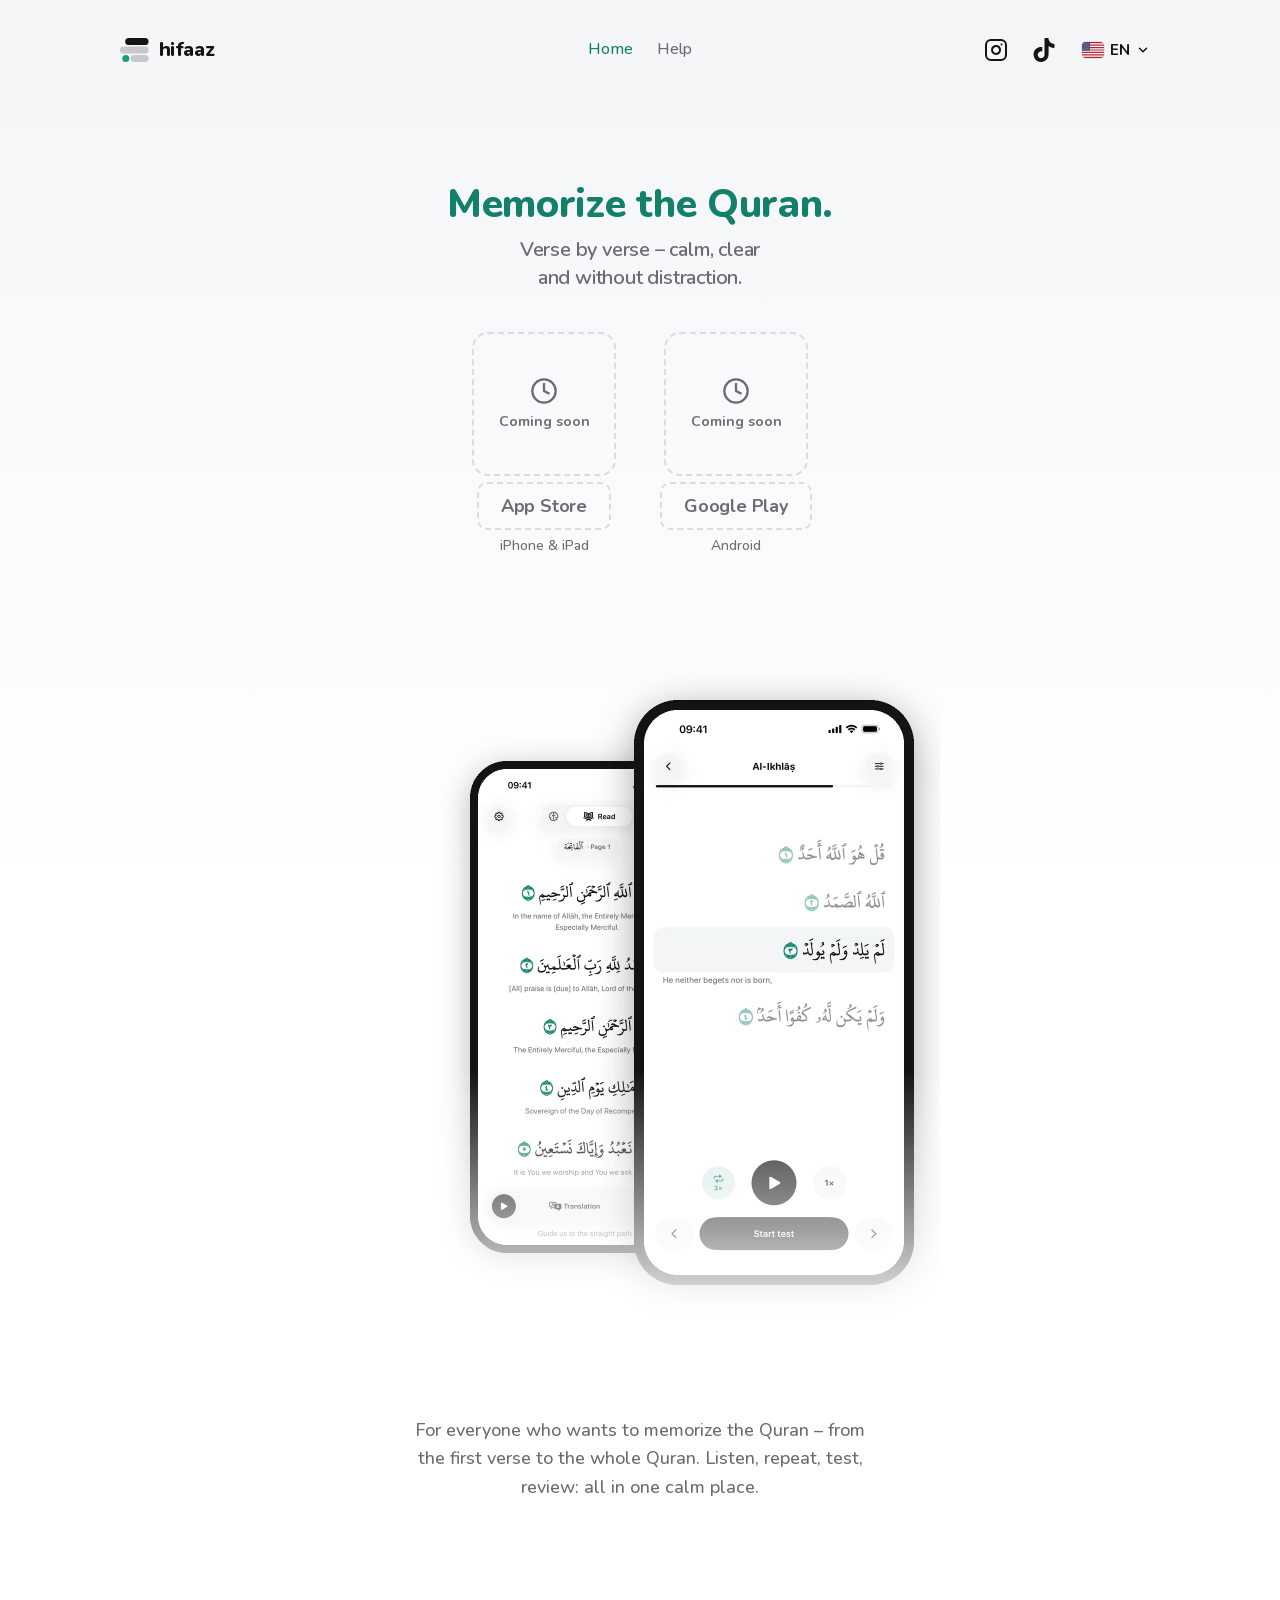
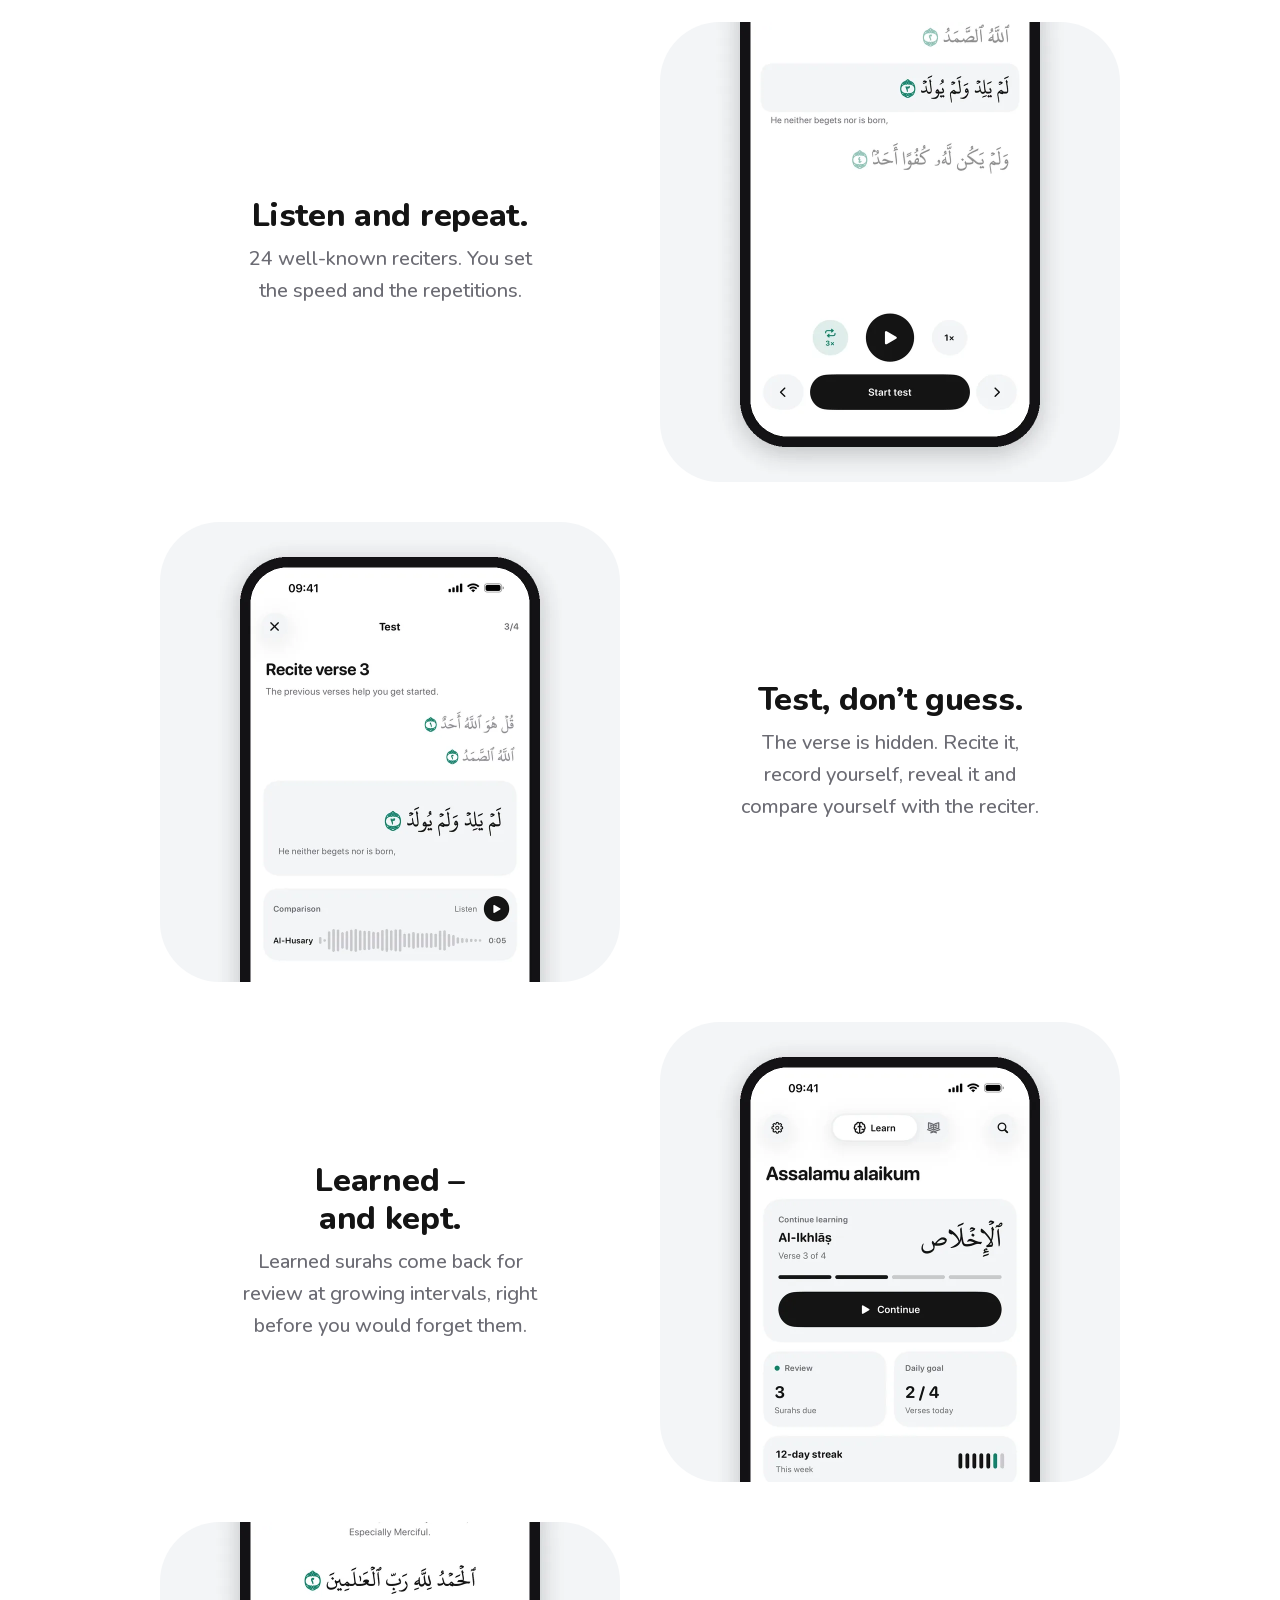
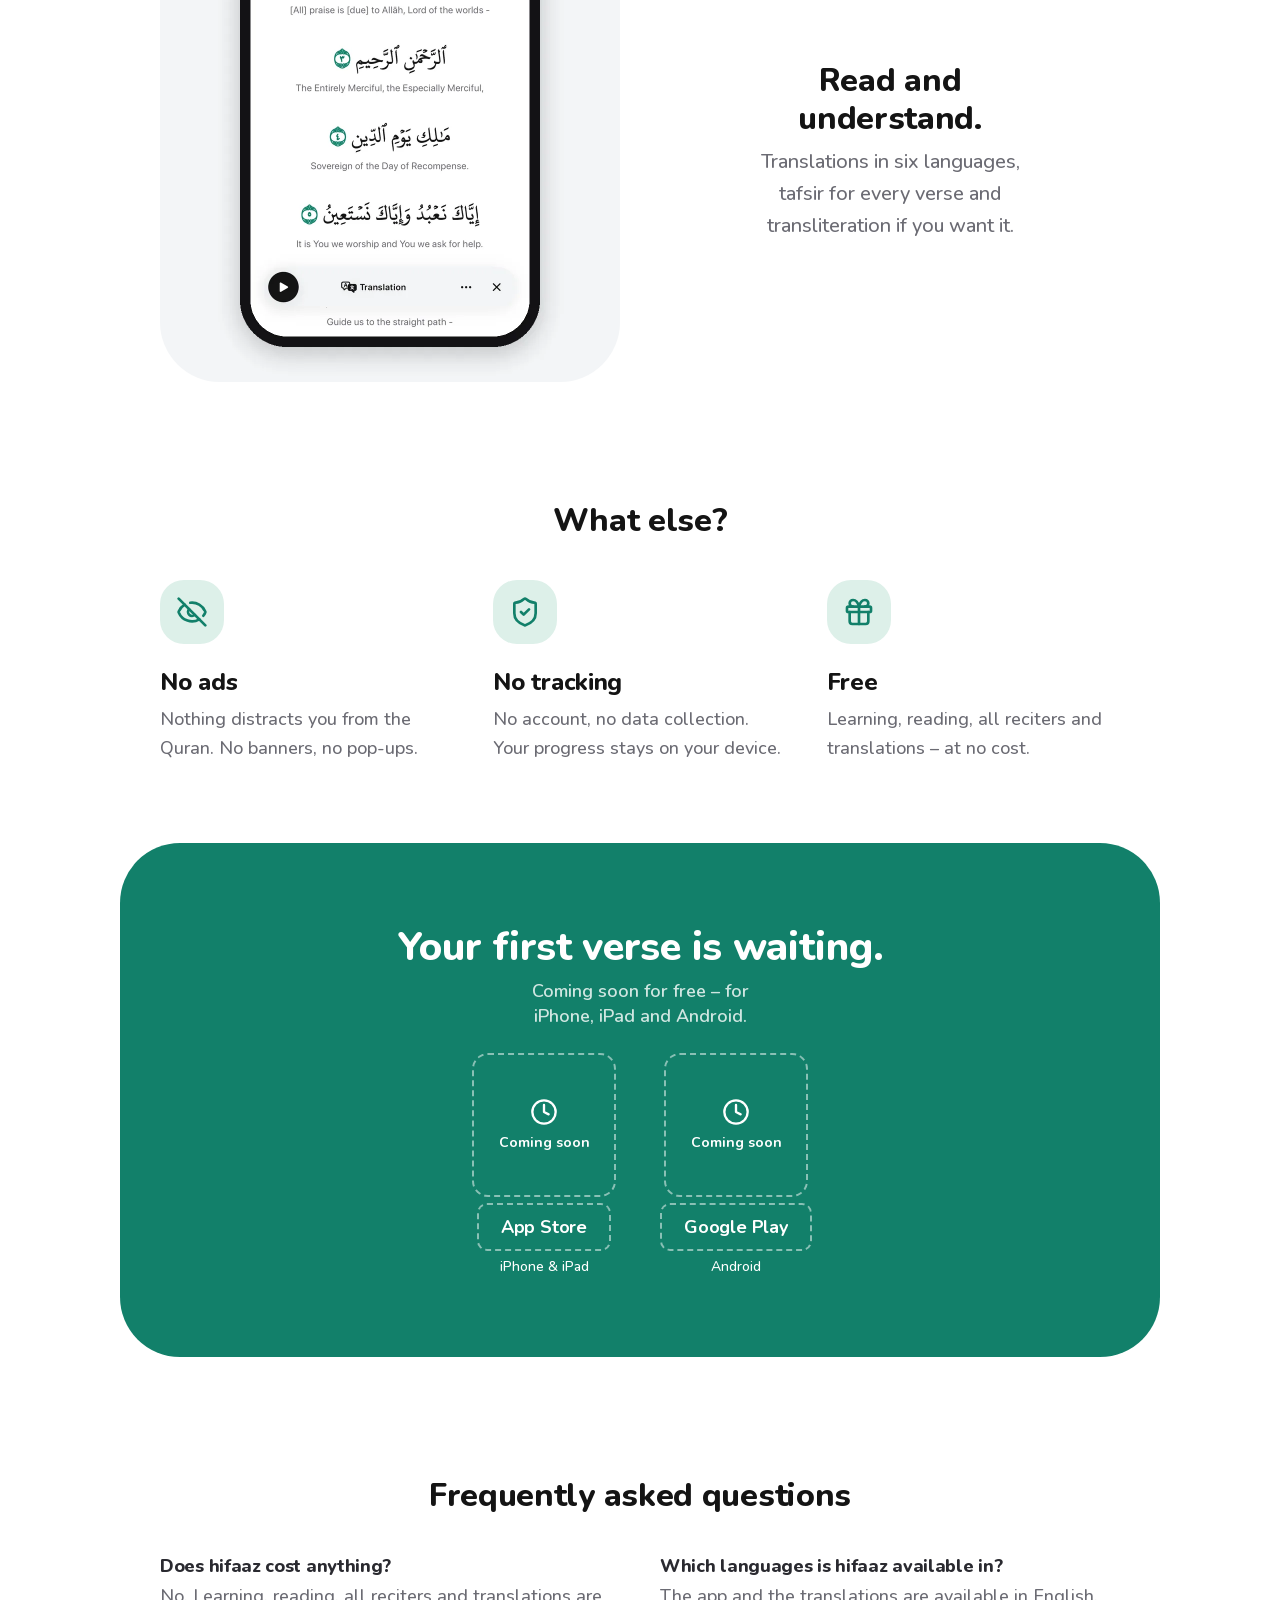
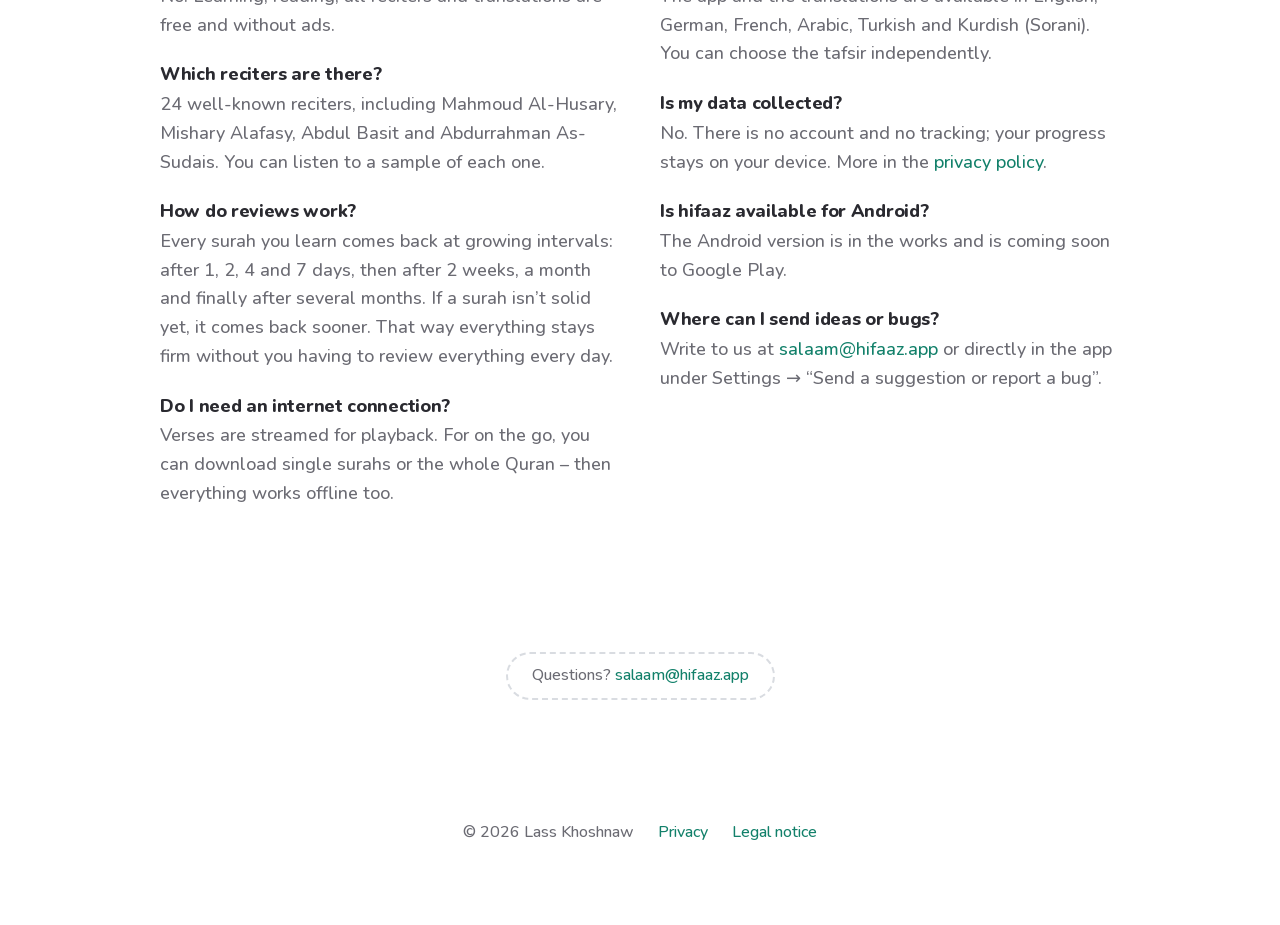
<file: index.html>
<!doctype html>
<html lang="en" dir="ltr">
<head>
  <meta charset="utf-8">
  <meta name="viewport" content="width=device-width, initial-scale=1">
  <title>hifaaz – Memorize the Quran</title>
  <meta name="description" content="hifaaz helps you memorize the Quran – calmly, clearly and without distraction. Verse by verse, with 24 reciters, tests and reviews. Free and without ads.">
  <meta name="theme-color" content="#f4f5f7">
  <link rel="canonical" href="https://hifaaz.app/">
  <link rel="alternate" hreflang="en" href="https://hifaaz.app/">
  <link rel="alternate" hreflang="de" href="https://hifaaz.app/de/">
  <link rel="alternate" hreflang="fr" href="https://hifaaz.app/fr/">
  <link rel="alternate" hreflang="ar" href="https://hifaaz.app/ar/">
  <link rel="alternate" hreflang="tr" href="https://hifaaz.app/tr/">
  <link rel="alternate" hreflang="ckb" href="https://hifaaz.app/ckb/">
  <link rel="alternate" hreflang="x-default" href="https://hifaaz.app/">
  <meta property="og:type" content="website">
  <meta property="og:url" content="https://hifaaz.app/">
  <meta property="og:title" content="hifaaz – Memorize the Quran">
  <meta property="og:description" content="Verse by verse – calm, clear and without distraction. Free and without ads.">
  <meta property="og:image" content="https://hifaaz.app/assets/img/en/og.jpg">
  <meta property="og:locale" content="en">
  <meta name="twitter:card" content="summary_large_image">
  <link rel="icon" href="assets/icons/favicon.svg" type="image/svg+xml">
  <link rel="apple-touch-icon" href="assets/icons/apple-touch-icon.png">
  <link rel="stylesheet" href="styles.css">
</head>
<body>
  <!-- Symbole: Lucide (lucide.dev, ISC-Lizenz) -->
  <nav class="nav">
    <div class="container container-large">
      <div class="nav-grid">
        <a class="logo" href="./" aria-label="hifaaz – home">
          <svg viewBox="0 0 619 520" aria-hidden="true"><rect x="231" y="368" width="388" height="152" rx="76" fill="#C8C8CC"/><rect y="184" width="619" height="152" rx="76" fill="#C8C8CC"/><rect x="113" width="506" height="152" rx="76" fill="#141414"/><circle cx="126" cy="444" r="76" fill="#1A9E7A"/></svg>
          <span>hifaaz</span>
        </a>
        <div class="menu">
          <ul>
            <li class="menu-home"><a class="active" aria-current="page" href="./">Home</a></li>
            <li><a href="#faq">Help</a></li>
          </ul>
        </div>
        <div class="nav-end">
          <div class="social">
            <ul>
              <li><a href="https://www.instagram.com/hifaaz.app" target="_blank" rel="noopener" aria-label="Instagram"><svg viewBox="0 0 24 24" fill="none" stroke="currentColor" stroke-width="2" stroke-linecap="round" stroke-linejoin="round" aria-hidden="true"><rect x="2" y="2" width="20" height="20" rx="5"/><path d="M16 11.37A4 4 0 1 1 12.63 8 4 4 0 0 1 16 11.37z"/><path d="M17.5 6.5h.01"/></svg></a></li>
              <li><a href="https://www.tiktok.com/@hifaaz.app" target="_blank" rel="noopener" aria-label="TikTok"><svg viewBox="0 0 24 24" fill="currentColor" aria-hidden="true"><path d="M12.53.02c1.31-.02 2.61-.01 3.91-.02.08 1.53.63 3.09 1.75 4.17 1.12 1.11 2.7 1.62 4.24 1.79v4.03c-1.44-.05-2.89-.35-4.2-.97-.57-.26-1.1-.59-1.62-.93-.01 2.92.01 5.84-.02 8.75-.08 1.4-.54 2.79-1.35 3.94-1.31 1.92-3.58 3.17-5.91 3.21-1.43.08-2.86-.31-4.08-1.03-2.02-1.19-3.44-3.37-3.65-5.71-.02-.5-.03-1-.01-1.49.18-1.9 1.12-3.72 2.58-4.96 1.66-1.44 3.98-2.13 6.15-1.72.02 1.48-.04 2.96-.04 4.44-.99-.32-2.15-.23-3.02.37-.63.41-1.11 1.04-1.36 1.75-.21.51-.15 1.07-.14 1.61.24 1.64 1.82 3.02 3.5 2.87 1.12-.01 2.19-.66 2.77-1.61.19-.33.4-.67.41-1.06.1-1.79.06-3.57.07-5.36.01-4.03-.01-8.05.02-12.07z"/></svg></a></li>
            </ul>
          </div>
          <details class="lang">
            <summary aria-label="Language: English">
              <img class="flag" src="assets/icons/flags/en.svg" alt="" width="22" height="16">
              <span class="lang-code">EN</span>
              <svg class="chev" viewBox="0 0 24 24" aria-hidden="true"><path d="m6 9 6 6 6-6"/></svg>
            </summary>
            <ul class="lang-menu">
              <li><a href="./" hreflang="en" aria-current="true">
                <img class="flag" src="assets/icons/flags/en.svg" alt="" width="22" height="16">
                <span lang="en" dir="ltr">English</span>
                <svg class="check" viewBox="0 0 24 24" aria-hidden="true"><path d="M20 6 9 17l-5-5"/></svg>
              </a></li>
              <li><a href="de/" hreflang="de">
                <img class="flag" src="assets/icons/flags/de.svg" alt="" width="22" height="16">
                <span lang="de" dir="ltr">Deutsch</span>
              </a></li>
              <li><a href="fr/" hreflang="fr">
                <img class="flag" src="assets/icons/flags/fr.svg" alt="" width="22" height="16">
                <span lang="fr" dir="ltr">Français</span>
              </a></li>
              <li><a href="ar/" hreflang="ar">
                <img class="flag" src="assets/icons/flags/ar.svg" alt="" width="22" height="16">
                <span lang="ar" dir="rtl">العربية</span>
              </a></li>
              <li><a href="tr/" hreflang="tr">
                <img class="flag" src="assets/icons/flags/tr.svg" alt="" width="22" height="16">
                <span lang="tr" dir="ltr">Türkçe</span>
              </a></li>
              <li><a href="ckb/" hreflang="ckb">
                <img class="flag" src="assets/icons/flags/ckb.svg" alt="" width="22" height="16">
                <span lang="ckb" dir="rtl">کوردی (سۆرانی)</span>
              </a></li>
            </ul>
          </details>
        </div>
      </div>
    </div>
  </nav>

  <main>
    <header class="header">
      <div class="container">
        <div class="title">
          <h1>Memorize the Quran.</h1>
          <span class="post">Verse by verse – calm, clear and without distraction.</span>
        </div>

          <div class="stores">

            <div class="store store-soon">
              <div class="qr soon">
                <svg viewBox="0 0 24 24" aria-hidden="true"><circle cx="12" cy="12" r="10"/><path d="M12 6v6l4 2"/></svg>
                <span>Coming soon</span>
              </div>
              <span class="badge soon" dir="ltr">App Store</span>
              <span class="requires">iPhone &amp; iPad</span>
            </div>

            <div class="store store-soon">
              <div class="qr soon">
                <svg viewBox="0 0 24 24" aria-hidden="true"><circle cx="12" cy="12" r="10"/><path d="M12 6v6l4 2"/></svg>
                <span>Coming soon</span>
              </div>
              <span class="badge soon" dir="ltr">Google Play</span>
              <span class="requires">Android</span>
            </div>
          </div>
      </div>
    </header>

    <section class="preview-section">
      <div class="container preview">
        <img src="assets/img/en/hero.webp" alt="hifaaz on iPhone: learning view and reading view" width="1200" height="1400">
      </div>
    </section>

    <section class="note">
      <div class="container">
        <p>For everyone who wants to memorize the Quran – from the first verse to the whole Quran. Listen, repeat, test, review: all in one calm place.</p>
      </div>
    </section>

    <section class="features">
      <div class="container container-large">
        <div class="feature-list">
          <div class="feature reverse">
            <figure class="image"><img src="assets/img/en/feature-1.webp" alt="Learning view with repeat and speed" width="920" height="920" loading="lazy"></figure>
            <div class="text">
              <h2>Listen and repeat.</h2>
              <p>24 well-known reciters. You set the speed and the repetitions.</p>
            </div>
          </div>
          <div class="feature">
            <figure class="image"><img src="assets/img/en/feature-2.webp" alt="Test with a hidden verse and your recording" width="920" height="920" loading="lazy"></figure>
            <div class="text">
              <h2>Test, don’t guess.</h2>
              <p>The verse is hidden. Recite it, record yourself, reveal it and compare yourself with the reciter.</p>
            </div>
          </div>
          <div class="feature reverse">
            <figure class="image"><img src="assets/img/en/feature-3.webp" alt="Home screen with daily goal and reviews due" width="920" height="920" loading="lazy"></figure>
            <div class="text">
              <h2>Learned – and kept.</h2>
              <p>Learned surahs come back for review at growing intervals, right before you would forget them.</p>
            </div>
          </div>
          <div class="feature">
            <figure class="image"><img src="assets/img/en/feature-4.webp" alt="Reading view with translation" width="920" height="920" loading="lazy"></figure>
            <div class="text">
              <h2>Read and understand.</h2>
              <p>Translations in six languages, tafsir for every verse and transliteration if you want it.</p>
            </div>
          </div>
        </div>
      </div>
    </section>

    <section class="values">
      <div class="container container-large">
        <div class="title title-large"><h2>What else?</h2></div>
        <div class="value-list">
          <div class="value">
            <figure class="icon"><svg viewBox="0 0 24 24" aria-hidden="true"><path d="M10.73 5.08a10.74 10.74 0 0 1 11.2 6.57 1 1 0 0 1 0 .7 10.75 10.75 0 0 1-1.44 2.49"/><path d="M14.08 14.16a3 3 0 0 1-4.24-4.24"/><path d="M17.48 17.5a10.75 10.75 0 0 1-15.42-5.15 1 1 0 0 1 0-.7 10.75 10.75 0 0 1 4.45-5.14"/><path d="m2 2 20 20"/></svg></figure>
            <div class="text">
              <h3>No ads</h3>
              <p>Nothing distracts you from the Quran. No banners, no pop-ups.</p>
            </div>
          </div>
          <div class="value">
            <figure class="icon"><svg viewBox="0 0 24 24" aria-hidden="true"><path d="M20 13c0 5-3.5 7.5-7.66 8.95a1 1 0 0 1-.67-.01C7.5 20.5 4 18 4 13V6a1 1 0 0 1 1-1c2 0 4.5-1.2 6.24-2.72a1.17 1.17 0 0 1 1.52 0C14.51 3.81 17 5 19 5a1 1 0 0 1 1 1z"/><path d="m9 12 2 2 4-4"/></svg></figure>
            <div class="text">
              <h3>No tracking</h3>
              <p>No account, no data collection. Your progress stays on your device.</p>
            </div>
          </div>
          <div class="value">
            <figure class="icon"><svg viewBox="0 0 24 24" aria-hidden="true"><rect x="3" y="8" width="18" height="4" rx="1"/><path d="M12 8v13"/><path d="M19 12v7a2 2 0 0 1-2 2H7a2 2 0 0 1-2-2v-7"/><path d="M7.5 8a2.5 2.5 0 0 1 0-5A4.8 8 0 0 1 12 8a4.8 8 0 0 1 4.5-5 2.5 2.5 0 0 1 0 5"/></svg></figure>
            <div class="text">
              <h3>Free</h3>
              <p>Learning, reading, all reciters and translations – at no cost.</p>
            </div>
          </div>
        </div>
      </div>
    </section>

    <section class="download">
      <div class="container container-large">
        <div class="download-card">
          <div class="title">
            <h2>Your first verse is waiting.</h2>
            <span class="post">Coming soon for free – for iPhone, iPad and Android.</span>
          </div>

          <div class="stores">

            <div class="store store-soon">
              <div class="qr soon">
                <svg viewBox="0 0 24 24" aria-hidden="true"><circle cx="12" cy="12" r="10"/><path d="M12 6v6l4 2"/></svg>
                <span>Coming soon</span>
              </div>
              <span class="badge soon" dir="ltr">App Store</span>
              <span class="requires">iPhone &amp; iPad</span>
            </div>

            <div class="store store-soon">
              <div class="qr soon">
                <svg viewBox="0 0 24 24" aria-hidden="true"><circle cx="12" cy="12" r="10"/><path d="M12 6v6l4 2"/></svg>
                <span>Coming soon</span>
              </div>
              <span class="badge soon" dir="ltr">Google Play</span>
              <span class="requires">Android</span>
            </div>
          </div>
        </div>
      </div>
    </section>

    <section class="faq" id="faq">
      <div class="container container-large">
        <div class="title title-large"><h2>Frequently asked questions</h2></div>
        <ul class="faq-list">
          <li>
            <h3>Does hifaaz cost anything?</h3>
            <p>No. Learning, reading, all reciters and translations are free and without ads.</p>
          </li>
          <li>
            <h3>Which reciters are there?</h3>
            <p>24 well-known reciters, including Mahmoud Al-Husary, Mishary Alafasy, Abdul Basit and Abdurrahman As-Sudais. You can listen to a sample of each one.</p>
          </li>
          <li>
            <h3>How do reviews work?</h3>
            <p>Every surah you learn comes back at growing intervals: after 1, 2, 4 and 7 days, then after 2 weeks, a month and finally after several months. If a surah isn’t solid yet, it comes back sooner. That way everything stays firm without you having to review everything every day.</p>
          </li>
          <li>
            <h3>Do I need an internet connection?</h3>
            <p>Verses are streamed for playback. For on the go, you can download single surahs or the whole Quran – then everything works offline too.</p>
          </li>
          <li>
            <h3>Which languages is hifaaz available in?</h3>
            <p>The app and the translations are available in English, German, French, Arabic, Turkish and Kurdish (Sorani). You can choose the tafsir independently.</p>
          </li>
          <li>
            <h3>Is my data collected?</h3>
            <p>No. There is no account and no tracking; your progress stays on your device. More in the <a href="privacy/">privacy policy</a>.</p>
          </li>
          <li>
            <h3>Is hifaaz available for Android?</h3>
            <p>The Android version is in the works and is coming soon to Google Play.</p>
          </li>
          <li>
            <h3>Where can I send ideas or bugs?</h3>
            <p>Write to us at <a href="mailto:salaam@hifaaz.app">salaam@hifaaz.app</a> or directly in the app under Settings → “Send a suggestion or report a bug”.</p>
          </li>
        </ul>
      </div>
    </section>

    <section class="contact">
      <div class="container">
        <span class="contact-button">Questions? <a href="mailto:salaam@hifaaz.app">salaam@hifaaz.app</a></span>
      </div>
    </section>
  </main>

  <footer class="footer">
    <div class="container">
      <p><span dir="ltr">© 2026 Lass Khoshnaw</span></p>
      <p><a href="privacy/">Privacy</a></p>
      <p><a href="imprint/">Legal notice</a></p>
    </div>
  </footer>
  <script>
    // Sprachauswahl schließen: Klick daneben oder Escape.
    document.addEventListener('click', e => {
      document.querySelectorAll('details.lang[open]').forEach(d => { if (!d.contains(e.target)) d.open = false })
    })
    document.addEventListener('keydown', e => {
      if (e.key !== 'Escape') return
      document.querySelectorAll('details.lang[open]').forEach(d => { d.open = false; d.querySelector('summary').focus() })
    })
  </script>
</body>
</html>
</file>
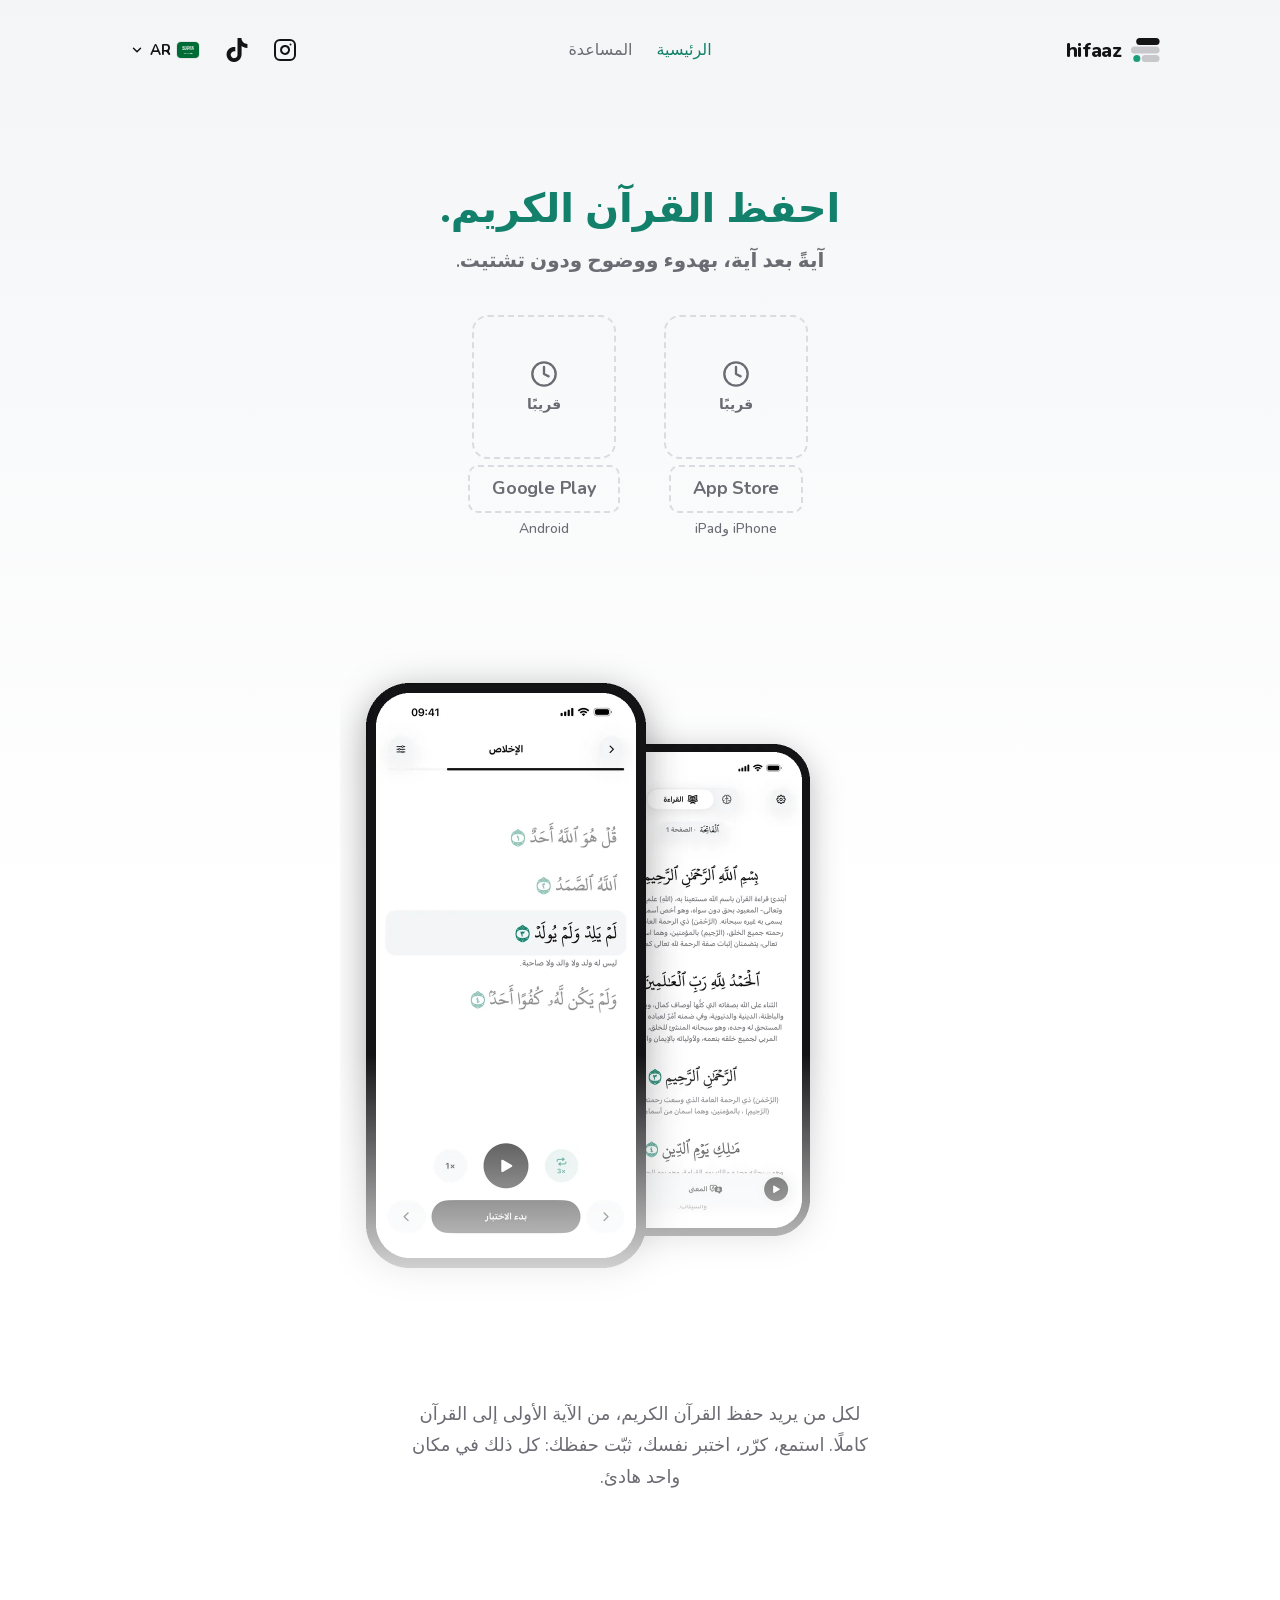
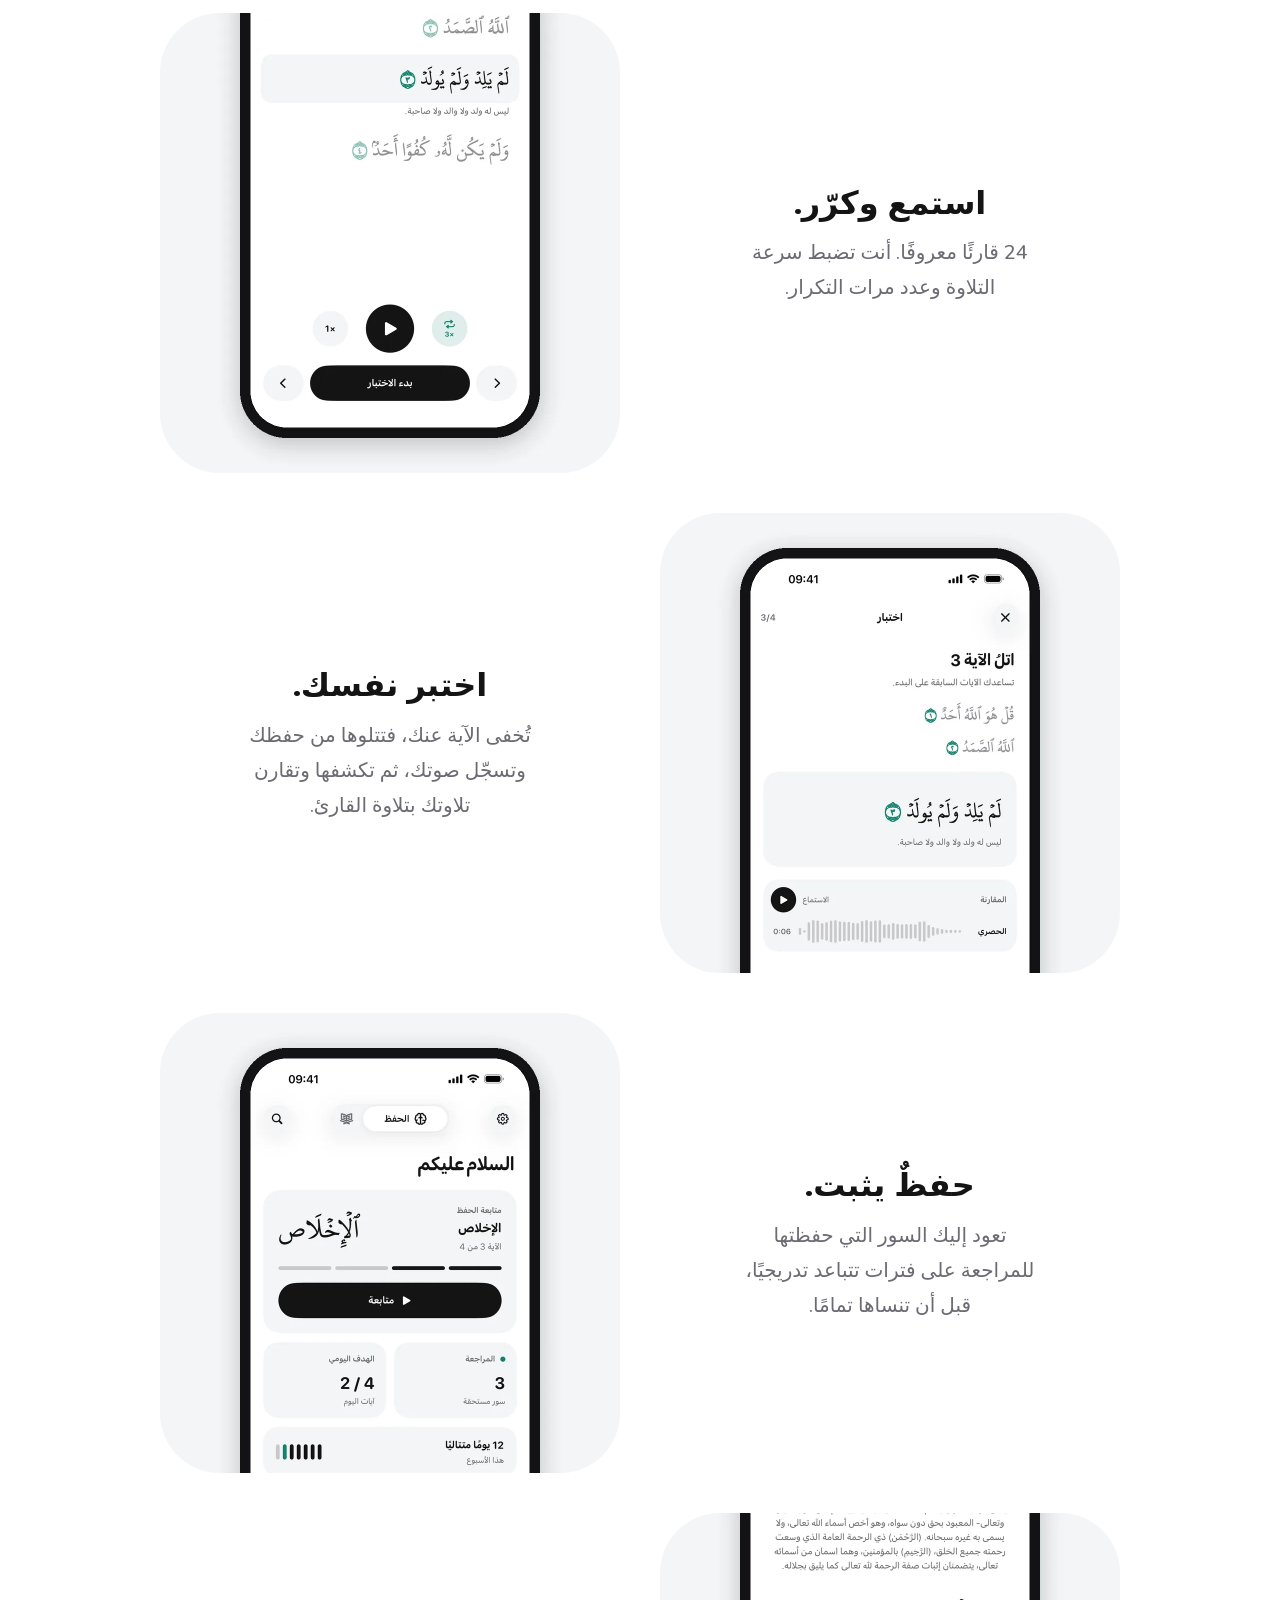
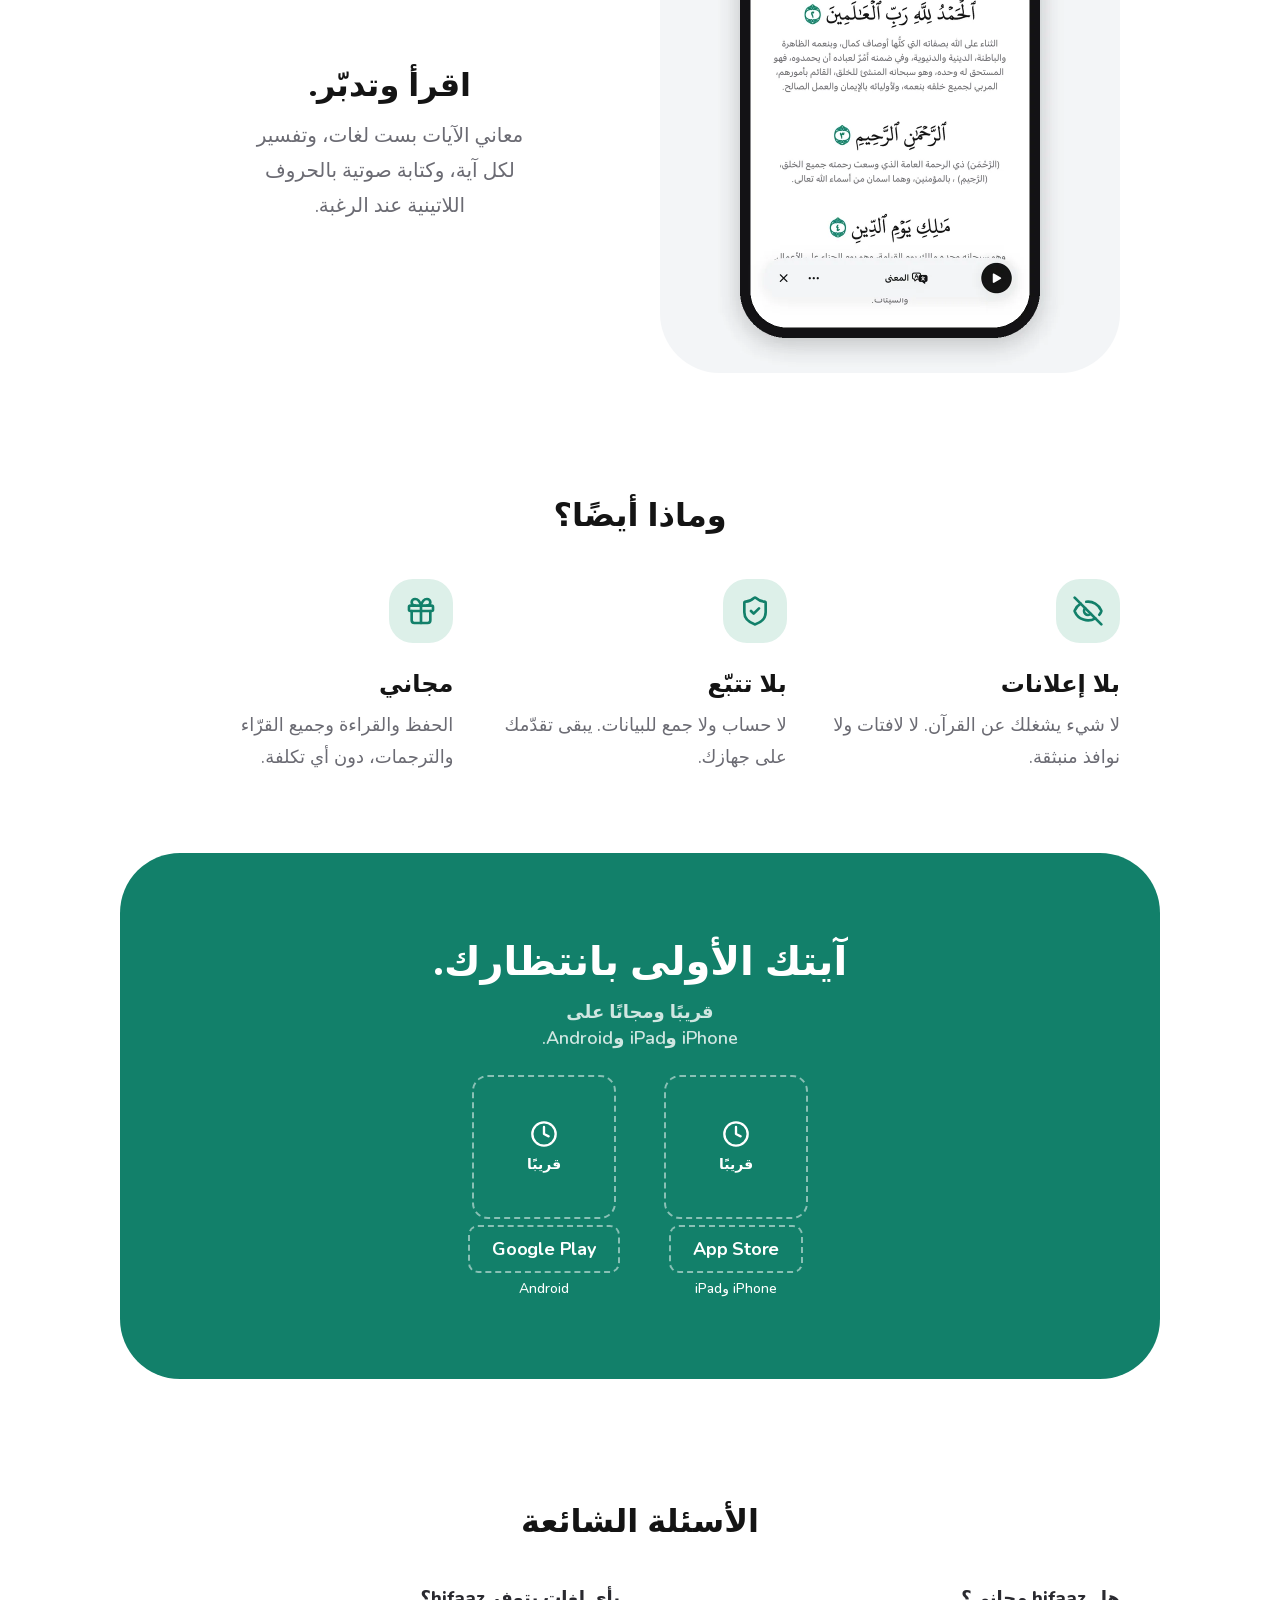
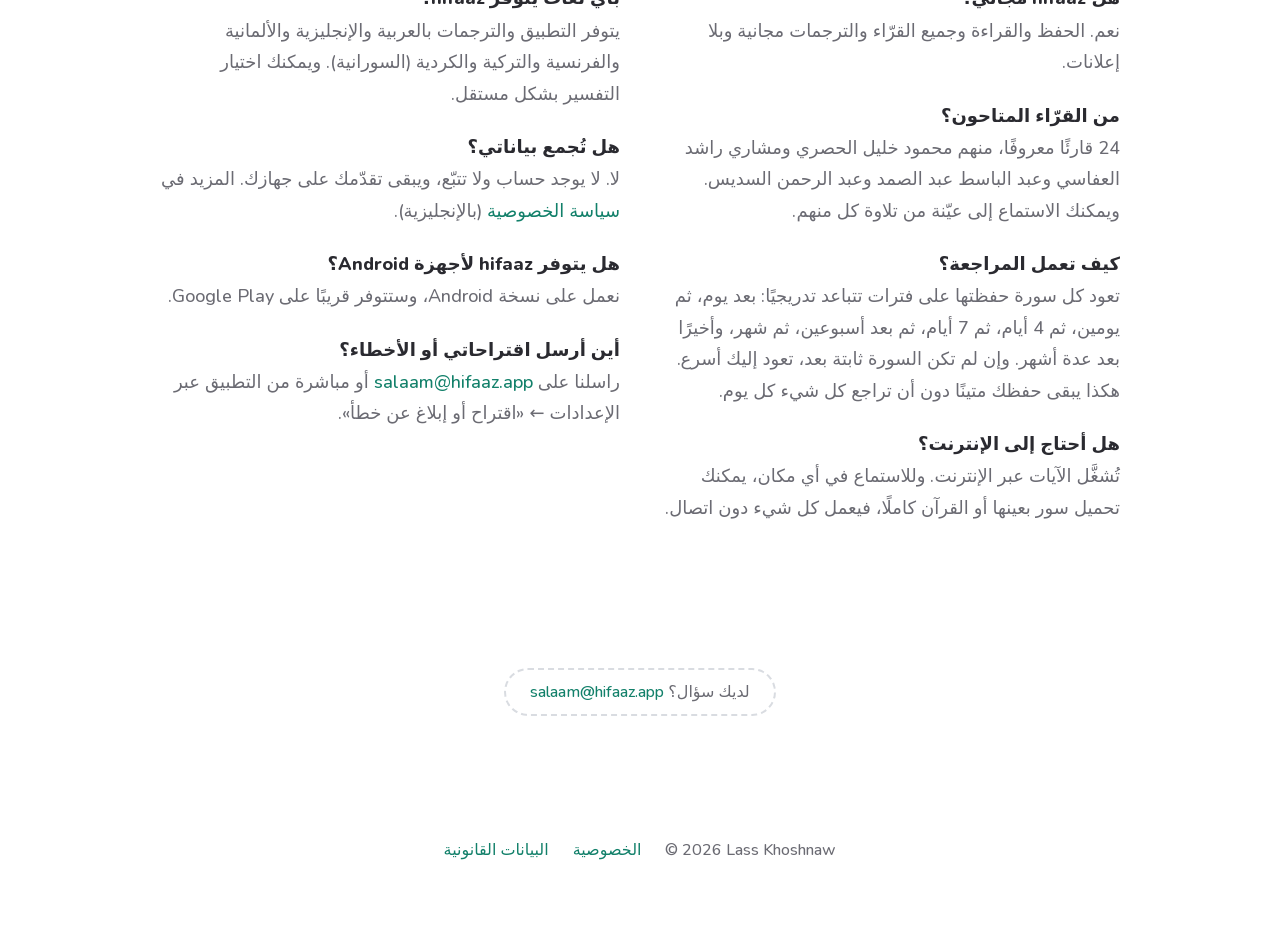
<file: ar/index.html>
<!doctype html>
<html lang="ar" dir="rtl">
<head>
  <meta charset="utf-8">
  <meta name="viewport" content="width=device-width, initial-scale=1">
  <title>hifaaz – حفظ القرآن الكريم</title>
  <meta name="description" content="يرافقك hifaaz في حفظ القرآن الكريم بهدوء ووضوح ودون أي تشتيت، آيةً بعد آية، مع 24 قارئًا واختبارات ومراجعات. مجاني وبلا إعلانات.">
  <meta name="theme-color" content="#f4f5f7">
  <link rel="canonical" href="https://hifaaz.app/ar/">
  <link rel="alternate" hreflang="en" href="https://hifaaz.app/">
  <link rel="alternate" hreflang="de" href="https://hifaaz.app/de/">
  <link rel="alternate" hreflang="fr" href="https://hifaaz.app/fr/">
  <link rel="alternate" hreflang="ar" href="https://hifaaz.app/ar/">
  <link rel="alternate" hreflang="tr" href="https://hifaaz.app/tr/">
  <link rel="alternate" hreflang="ckb" href="https://hifaaz.app/ckb/">
  <link rel="alternate" hreflang="x-default" href="https://hifaaz.app/">
  <meta property="og:type" content="website">
  <meta property="og:url" content="https://hifaaz.app/ar/">
  <meta property="og:title" content="hifaaz – حفظ القرآن الكريم">
  <meta property="og:description" content="آيةً بعد آية، بهدوء ووضوح ودون تشتيت. مجاني وبلا إعلانات.">
  <meta property="og:image" content="https://hifaaz.app/assets/img/ar/og.jpg">
  <meta property="og:locale" content="ar">
  <meta name="twitter:card" content="summary_large_image">
  <link rel="icon" href="../assets/icons/favicon.svg" type="image/svg+xml">
  <link rel="apple-touch-icon" href="../assets/icons/apple-touch-icon.png">
  <link rel="stylesheet" href="../styles.css">
</head>
<body>
  <!-- Symbole: Lucide (lucide.dev, ISC-Lizenz) -->
  <nav class="nav">
    <div class="container container-large">
      <div class="nav-grid">
        <a class="logo" href="./" aria-label="hifaaz – الصفحة الرئيسية">
          <svg viewBox="0 0 619 520" aria-hidden="true"><rect x="231" y="368" width="388" height="152" rx="76" fill="#C8C8CC"/><rect y="184" width="619" height="152" rx="76" fill="#C8C8CC"/><rect x="113" width="506" height="152" rx="76" fill="#141414"/><circle cx="126" cy="444" r="76" fill="#1A9E7A"/></svg>
          <span>hifaaz</span>
        </a>
        <div class="menu">
          <ul>
            <li class="menu-home"><a class="active" aria-current="page" href="./">الرئيسية</a></li>
            <li><a href="#faq">المساعدة</a></li>
          </ul>
        </div>
        <div class="nav-end">
          <div class="social">
            <ul>
              <li><a href="https://www.instagram.com/hifaaz.app" target="_blank" rel="noopener" aria-label="Instagram"><svg viewBox="0 0 24 24" fill="none" stroke="currentColor" stroke-width="2" stroke-linecap="round" stroke-linejoin="round" aria-hidden="true"><rect x="2" y="2" width="20" height="20" rx="5"/><path d="M16 11.37A4 4 0 1 1 12.63 8 4 4 0 0 1 16 11.37z"/><path d="M17.5 6.5h.01"/></svg></a></li>
              <li><a href="https://www.tiktok.com/@hifaaz.app" target="_blank" rel="noopener" aria-label="TikTok"><svg viewBox="0 0 24 24" fill="currentColor" aria-hidden="true"><path d="M12.53.02c1.31-.02 2.61-.01 3.91-.02.08 1.53.63 3.09 1.75 4.17 1.12 1.11 2.7 1.62 4.24 1.79v4.03c-1.44-.05-2.89-.35-4.2-.97-.57-.26-1.1-.59-1.62-.93-.01 2.92.01 5.84-.02 8.75-.08 1.4-.54 2.79-1.35 3.94-1.31 1.92-3.58 3.17-5.91 3.21-1.43.08-2.86-.31-4.08-1.03-2.02-1.19-3.44-3.37-3.65-5.71-.02-.5-.03-1-.01-1.49.18-1.9 1.12-3.72 2.58-4.96 1.66-1.44 3.98-2.13 6.15-1.72.02 1.48-.04 2.96-.04 4.44-.99-.32-2.15-.23-3.02.37-.63.41-1.11 1.04-1.36 1.75-.21.51-.15 1.07-.14 1.61.24 1.64 1.82 3.02 3.5 2.87 1.12-.01 2.19-.66 2.77-1.61.19-.33.4-.67.41-1.06.1-1.79.06-3.57.07-5.36.01-4.03-.01-8.05.02-12.07z"/></svg></a></li>
            </ul>
          </div>
          <details class="lang">
            <summary aria-label="اللغة: العربية">
              <img class="flag" src="../assets/icons/flags/ar.svg" alt="" width="22" height="16">
              <span class="lang-code">AR</span>
              <svg class="chev" viewBox="0 0 24 24" aria-hidden="true"><path d="m6 9 6 6 6-6"/></svg>
            </summary>
            <ul class="lang-menu">
              <li><a href="../" hreflang="en">
                <img class="flag" src="../assets/icons/flags/en.svg" alt="" width="22" height="16">
                <span lang="en" dir="ltr">English</span>
              </a></li>
              <li><a href="../de/" hreflang="de">
                <img class="flag" src="../assets/icons/flags/de.svg" alt="" width="22" height="16">
                <span lang="de" dir="ltr">Deutsch</span>
              </a></li>
              <li><a href="../fr/" hreflang="fr">
                <img class="flag" src="../assets/icons/flags/fr.svg" alt="" width="22" height="16">
                <span lang="fr" dir="ltr">Français</span>
              </a></li>
              <li><a href="./" hreflang="ar" aria-current="true">
                <img class="flag" src="../assets/icons/flags/ar.svg" alt="" width="22" height="16">
                <span lang="ar" dir="rtl">العربية</span>
                <svg class="check" viewBox="0 0 24 24" aria-hidden="true"><path d="M20 6 9 17l-5-5"/></svg>
              </a></li>
              <li><a href="../tr/" hreflang="tr">
                <img class="flag" src="../assets/icons/flags/tr.svg" alt="" width="22" height="16">
                <span lang="tr" dir="ltr">Türkçe</span>
              </a></li>
              <li><a href="../ckb/" hreflang="ckb">
                <img class="flag" src="../assets/icons/flags/ckb.svg" alt="" width="22" height="16">
                <span lang="ckb" dir="rtl">کوردی (سۆرانی)</span>
              </a></li>
            </ul>
          </details>
        </div>
      </div>
    </div>
  </nav>

  <main>
    <header class="header">
      <div class="container">
        <div class="title">
          <h1>احفظ القرآن الكريم.</h1>
          <span class="post">آيةً بعد آية، بهدوء ووضوح ودون تشتيت.</span>
        </div>

          <div class="stores">

            <div class="store store-soon">
              <div class="qr soon">
                <svg viewBox="0 0 24 24" aria-hidden="true"><circle cx="12" cy="12" r="10"/><path d="M12 6v6l4 2"/></svg>
                <span>قريبًا</span>
              </div>
              <span class="badge soon" dir="ltr">App Store</span>
              <span class="requires">iPhone وiPad</span>
            </div>

            <div class="store store-soon">
              <div class="qr soon">
                <svg viewBox="0 0 24 24" aria-hidden="true"><circle cx="12" cy="12" r="10"/><path d="M12 6v6l4 2"/></svg>
                <span>قريبًا</span>
              </div>
              <span class="badge soon" dir="ltr">Google Play</span>
              <span class="requires">Android</span>
            </div>
          </div>
      </div>
    </header>

    <section class="preview-section">
      <div class="container preview">
        <img src="../assets/img/ar/hero.webp" alt="hifaaz على iPhone: شاشة الحفظ وشاشة القراءة" width="1200" height="1400">
      </div>
    </section>

    <section class="note">
      <div class="container">
        <p>لكل من يريد حفظ القرآن الكريم، من الآية الأولى إلى القرآن كاملًا. استمع، كرّر، اختبر نفسك، ثبّت حفظك: كل ذلك في مكان واحد هادئ.</p>
      </div>
    </section>

    <section class="features">
      <div class="container container-large">
        <div class="feature-list">
          <div class="feature reverse">
            <figure class="image"><img src="../assets/img/ar/feature-1.webp" alt="شاشة الحفظ مع التكرار والسرعة" width="920" height="920" loading="lazy"></figure>
            <div class="text">
              <h2>استمع وكرّر.</h2>
              <p>24 قارئًا معروفًا. أنت تضبط سرعة التلاوة وعدد مرات التكرار.</p>
            </div>
          </div>
          <div class="feature">
            <figure class="image"><img src="../assets/img/ar/feature-2.webp" alt="اختبار بآية مخفية وتسجيل الصوت" width="920" height="920" loading="lazy"></figure>
            <div class="text">
              <h2>اختبر نفسك.</h2>
              <p>تُخفى الآية عنك، فتتلوها من حفظك وتسجّل صوتك، ثم تكشفها وتقارن تلاوتك بتلاوة القارئ.</p>
            </div>
          </div>
          <div class="feature reverse">
            <figure class="image"><img src="../assets/img/ar/feature-3.webp" alt="الصفحة الرئيسية مع الهدف اليومي والمراجعات المستحقة" width="920" height="920" loading="lazy"></figure>
            <div class="text">
              <h2>حفظٌ يثبت.</h2>
              <p>تعود إليك السور التي حفظتها للمراجعة على فترات تتباعد تدريجيًا، قبل أن تنساها تمامًا.</p>
            </div>
          </div>
          <div class="feature">
            <figure class="image"><img src="../assets/img/ar/feature-4.webp" alt="شاشة القراءة مع المعنى" width="920" height="920" loading="lazy"></figure>
            <div class="text">
              <h2>اقرأ وتدبّر.</h2>
              <p>معاني الآيات بست لغات، وتفسير لكل آية، وكتابة صوتية بالحروف اللاتينية عند الرغبة.</p>
            </div>
          </div>
        </div>
      </div>
    </section>

    <section class="values">
      <div class="container container-large">
        <div class="title title-large"><h2>وماذا أيضًا؟</h2></div>
        <div class="value-list">
          <div class="value">
            <figure class="icon"><svg viewBox="0 0 24 24" aria-hidden="true"><path d="M10.73 5.08a10.74 10.74 0 0 1 11.2 6.57 1 1 0 0 1 0 .7 10.75 10.75 0 0 1-1.44 2.49"/><path d="M14.08 14.16a3 3 0 0 1-4.24-4.24"/><path d="M17.48 17.5a10.75 10.75 0 0 1-15.42-5.15 1 1 0 0 1 0-.7 10.75 10.75 0 0 1 4.45-5.14"/><path d="m2 2 20 20"/></svg></figure>
            <div class="text">
              <h3>بلا إعلانات</h3>
              <p>لا شيء يشغلك عن القرآن. لا لافتات ولا نوافذ منبثقة.</p>
            </div>
          </div>
          <div class="value">
            <figure class="icon"><svg viewBox="0 0 24 24" aria-hidden="true"><path d="M20 13c0 5-3.5 7.5-7.66 8.95a1 1 0 0 1-.67-.01C7.5 20.5 4 18 4 13V6a1 1 0 0 1 1-1c2 0 4.5-1.2 6.24-2.72a1.17 1.17 0 0 1 1.52 0C14.51 3.81 17 5 19 5a1 1 0 0 1 1 1z"/><path d="m9 12 2 2 4-4"/></svg></figure>
            <div class="text">
              <h3>بلا تتبّع</h3>
              <p>لا حساب ولا جمع للبيانات. يبقى تقدّمك على جهازك.</p>
            </div>
          </div>
          <div class="value">
            <figure class="icon"><svg viewBox="0 0 24 24" aria-hidden="true"><rect x="3" y="8" width="18" height="4" rx="1"/><path d="M12 8v13"/><path d="M19 12v7a2 2 0 0 1-2 2H7a2 2 0 0 1-2-2v-7"/><path d="M7.5 8a2.5 2.5 0 0 1 0-5A4.8 8 0 0 1 12 8a4.8 8 0 0 1 4.5-5 2.5 2.5 0 0 1 0 5"/></svg></figure>
            <div class="text">
              <h3>مجاني</h3>
              <p>الحفظ والقراءة وجميع القرّاء والترجمات، دون أي تكلفة.</p>
            </div>
          </div>
        </div>
      </div>
    </section>

    <section class="download">
      <div class="container container-large">
        <div class="download-card">
          <div class="title">
            <h2>آيتك الأولى بانتظارك.</h2>
            <span class="post">قريبًا ومجانًا على iPhone وiPad وAndroid.</span>
          </div>

          <div class="stores">

            <div class="store store-soon">
              <div class="qr soon">
                <svg viewBox="0 0 24 24" aria-hidden="true"><circle cx="12" cy="12" r="10"/><path d="M12 6v6l4 2"/></svg>
                <span>قريبًا</span>
              </div>
              <span class="badge soon" dir="ltr">App Store</span>
              <span class="requires">iPhone وiPad</span>
            </div>

            <div class="store store-soon">
              <div class="qr soon">
                <svg viewBox="0 0 24 24" aria-hidden="true"><circle cx="12" cy="12" r="10"/><path d="M12 6v6l4 2"/></svg>
                <span>قريبًا</span>
              </div>
              <span class="badge soon" dir="ltr">Google Play</span>
              <span class="requires">Android</span>
            </div>
          </div>
        </div>
      </div>
    </section>

    <section class="faq" id="faq">
      <div class="container container-large">
        <div class="title title-large"><h2>الأسئلة الشائعة</h2></div>
        <ul class="faq-list">
          <li>
            <h3>هل hifaaz مجاني؟</h3>
            <p>نعم. الحفظ والقراءة وجميع القرّاء والترجمات مجانية وبلا إعلانات.</p>
          </li>
          <li>
            <h3>من القرّاء المتاحون؟</h3>
            <p>24 قارئًا معروفًا، منهم محمود خليل الحصري ومشاري راشد العفاسي وعبد الباسط عبد الصمد وعبد الرحمن السديس. ويمكنك الاستماع إلى عيّنة من تلاوة كل منهم.</p>
          </li>
          <li>
            <h3>كيف تعمل المراجعة؟</h3>
            <p>تعود كل سورة حفظتها على فترات تتباعد تدريجيًا: بعد يوم، ثم يومين، ثم 4 أيام، ثم 7 أيام، ثم بعد أسبوعين، ثم شهر، وأخيرًا بعد عدة أشهر. وإن لم تكن السورة ثابتة بعد، تعود إليك أسرع. هكذا يبقى حفظك متينًا دون أن تراجع كل شيء كل يوم.</p>
          </li>
          <li>
            <h3>هل أحتاج إلى الإنترنت؟</h3>
            <p>تُشغَّل الآيات عبر الإنترنت. وللاستماع في أي مكان، يمكنك تحميل سور بعينها أو القرآن كاملًا، فيعمل كل شيء دون اتصال.</p>
          </li>
          <li>
            <h3>بأي لغات يتوفر hifaaz؟</h3>
            <p>يتوفر التطبيق والترجمات بالعربية والإنجليزية والألمانية والفرنسية والتركية والكردية (السورانية). ويمكنك اختيار التفسير بشكل مستقل.</p>
          </li>
          <li>
            <h3>هل تُجمع بياناتي؟</h3>
            <p>لا. لا يوجد حساب ولا تتبّع، ويبقى تقدّمك على جهازك. المزيد في <a href="../privacy/" hreflang="en">سياسة الخصوصية</a> (بالإنجليزية).</p>
          </li>
          <li>
            <h3>هل يتوفر hifaaz لأجهزة Android؟</h3>
            <p>نعمل على نسخة Android، وستتوفر قريبًا على Google Play.</p>
          </li>
          <li>
            <h3>أين أرسل اقتراحاتي أو الأخطاء؟</h3>
            <p>راسلنا على <a href="mailto:salaam@hifaaz.app">salaam@hifaaz.app</a> أو مباشرة من التطبيق عبر الإعدادات ← «اقتراح أو إبلاغ عن خطأ».</p>
          </li>
        </ul>
      </div>
    </section>

    <section class="contact">
      <div class="container">
        <span class="contact-button">لديك سؤال؟ <a href="mailto:salaam@hifaaz.app">salaam@hifaaz.app</a></span>
      </div>
    </section>
  </main>

  <footer class="footer">
    <div class="container">
      <p><span dir="ltr">© 2026 Lass Khoshnaw</span></p>
      <p><a href="../privacy/" hreflang="en">الخصوصية</a></p>
      <p><a href="../imprint/" hreflang="en">البيانات القانونية</a></p>
    </div>
  </footer>
  <script>
    // Sprachauswahl schließen: Klick daneben oder Escape.
    document.addEventListener('click', e => {
      document.querySelectorAll('details.lang[open]').forEach(d => { if (!d.contains(e.target)) d.open = false })
    })
    document.addEventListener('keydown', e => {
      if (e.key !== 'Escape') return
      document.querySelectorAll('details.lang[open]').forEach(d => { d.open = false; d.querySelector('summary').focus() })
    })
  </script>
</body>
</html>
</file>
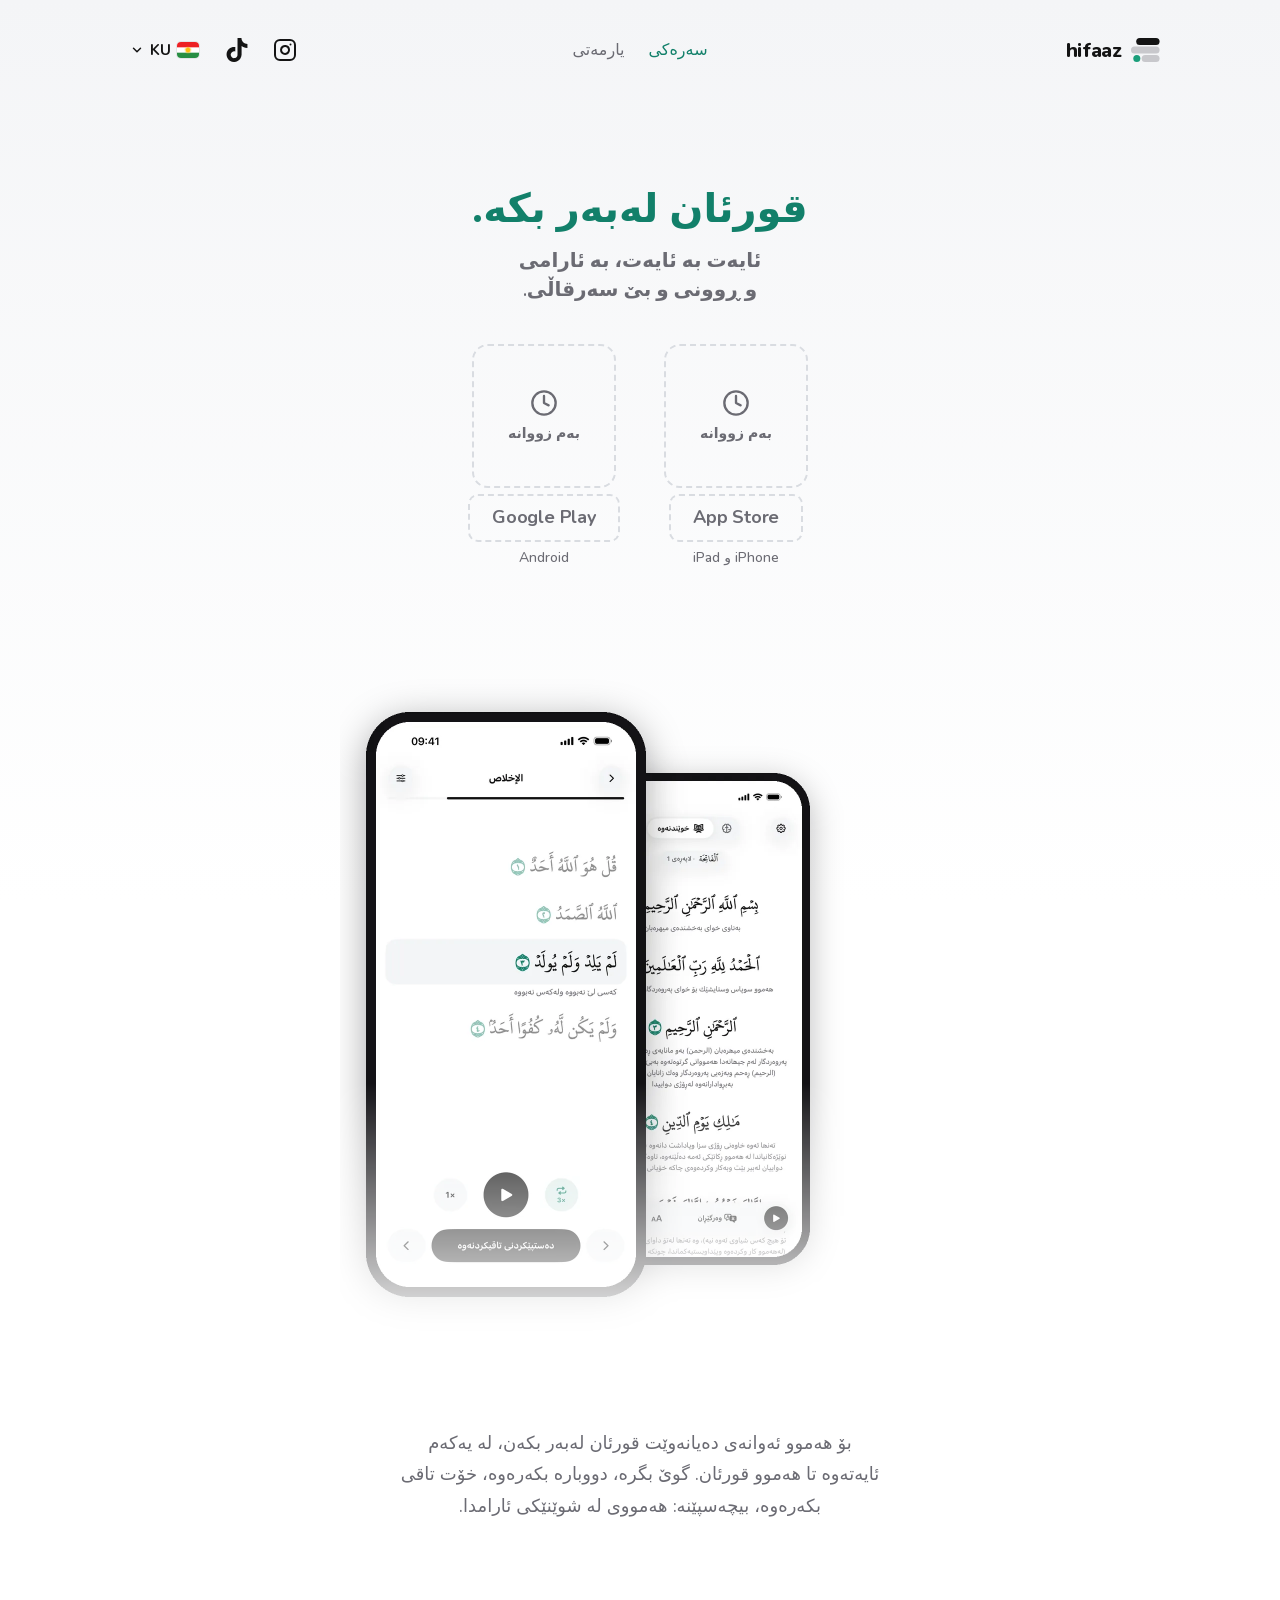
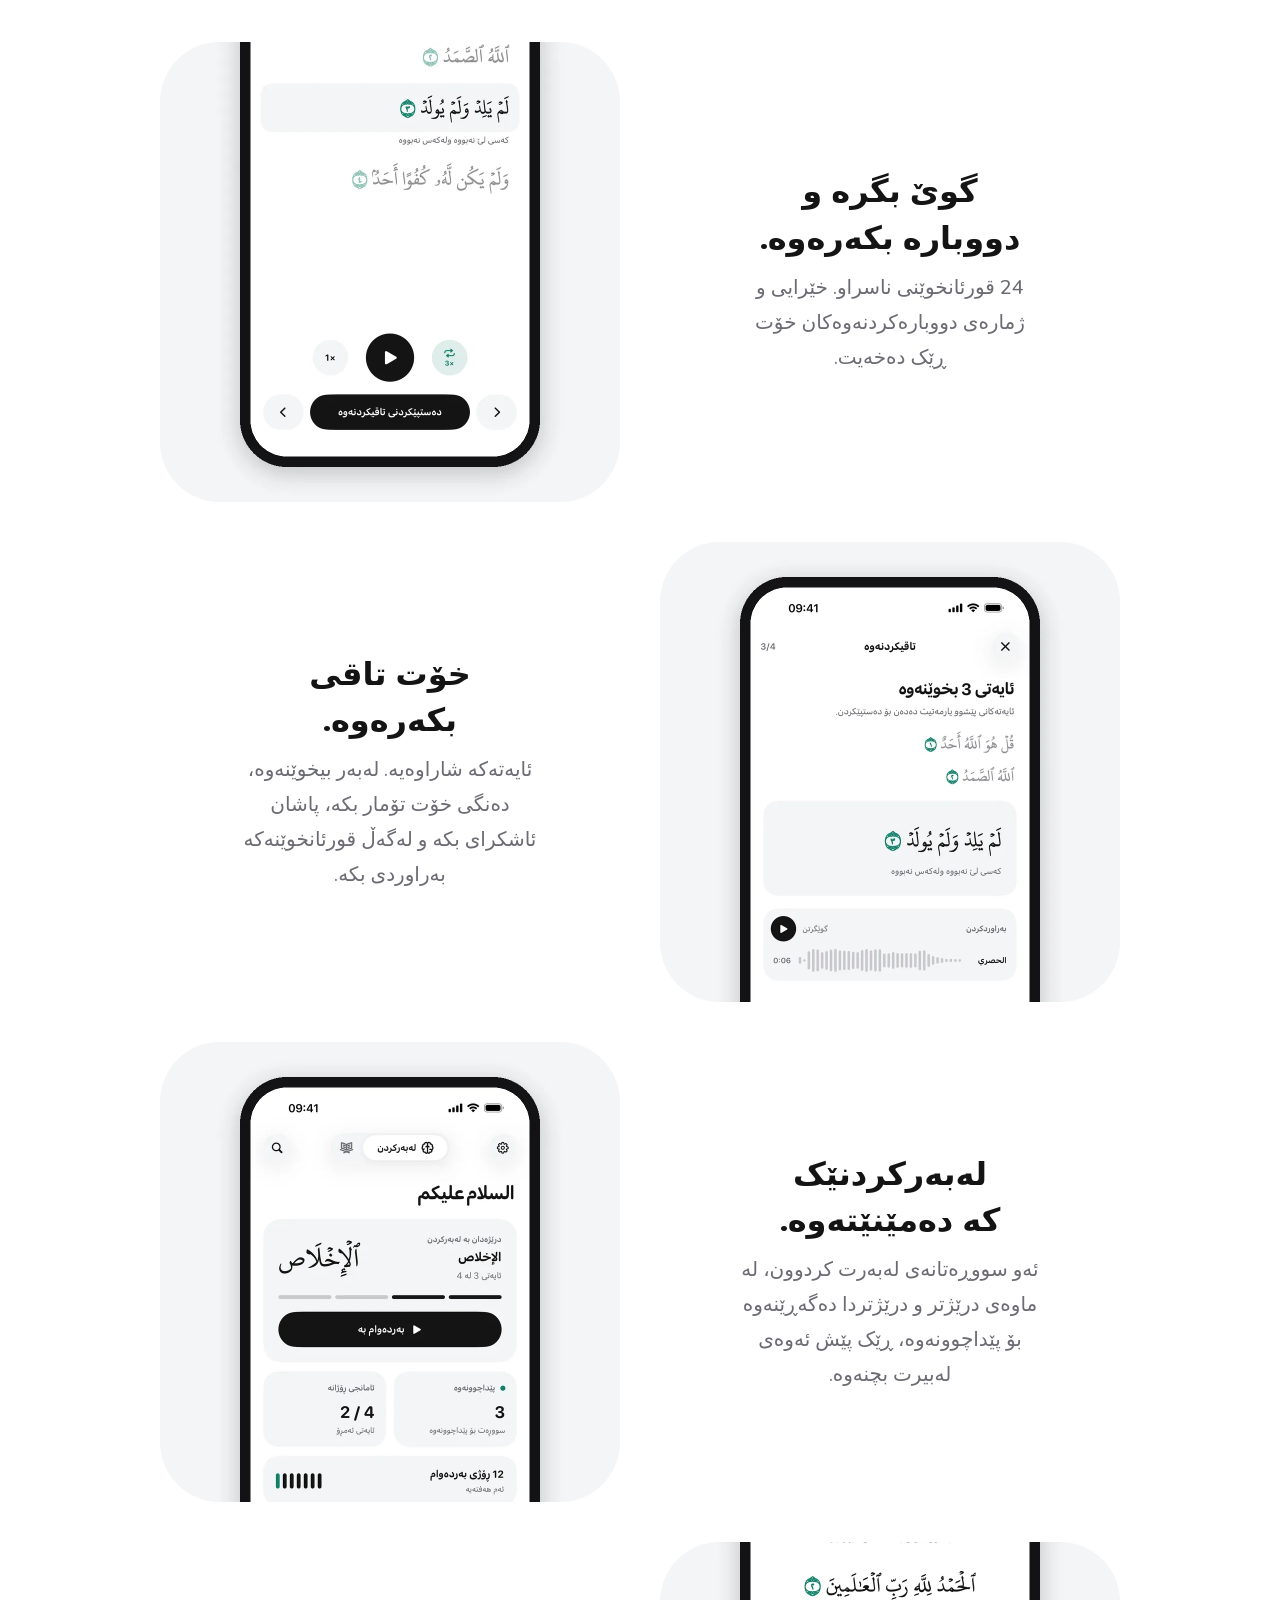
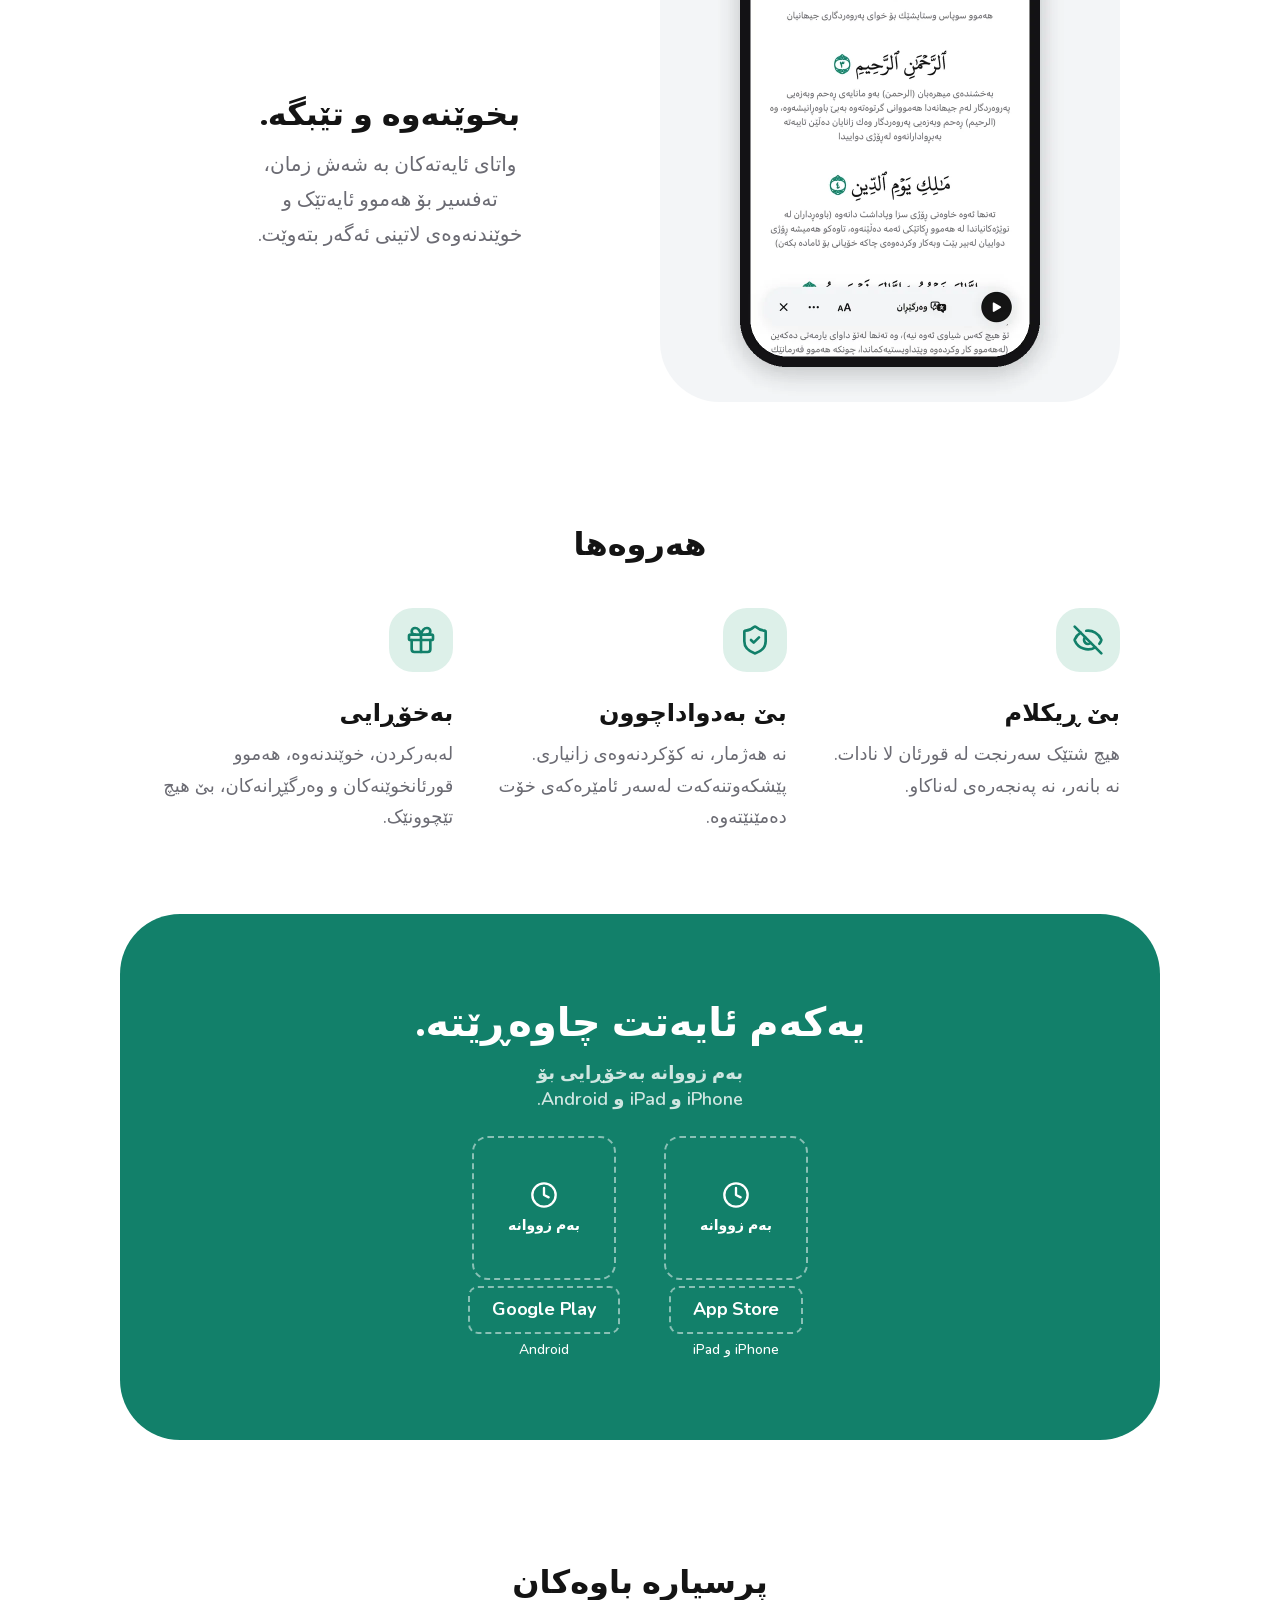
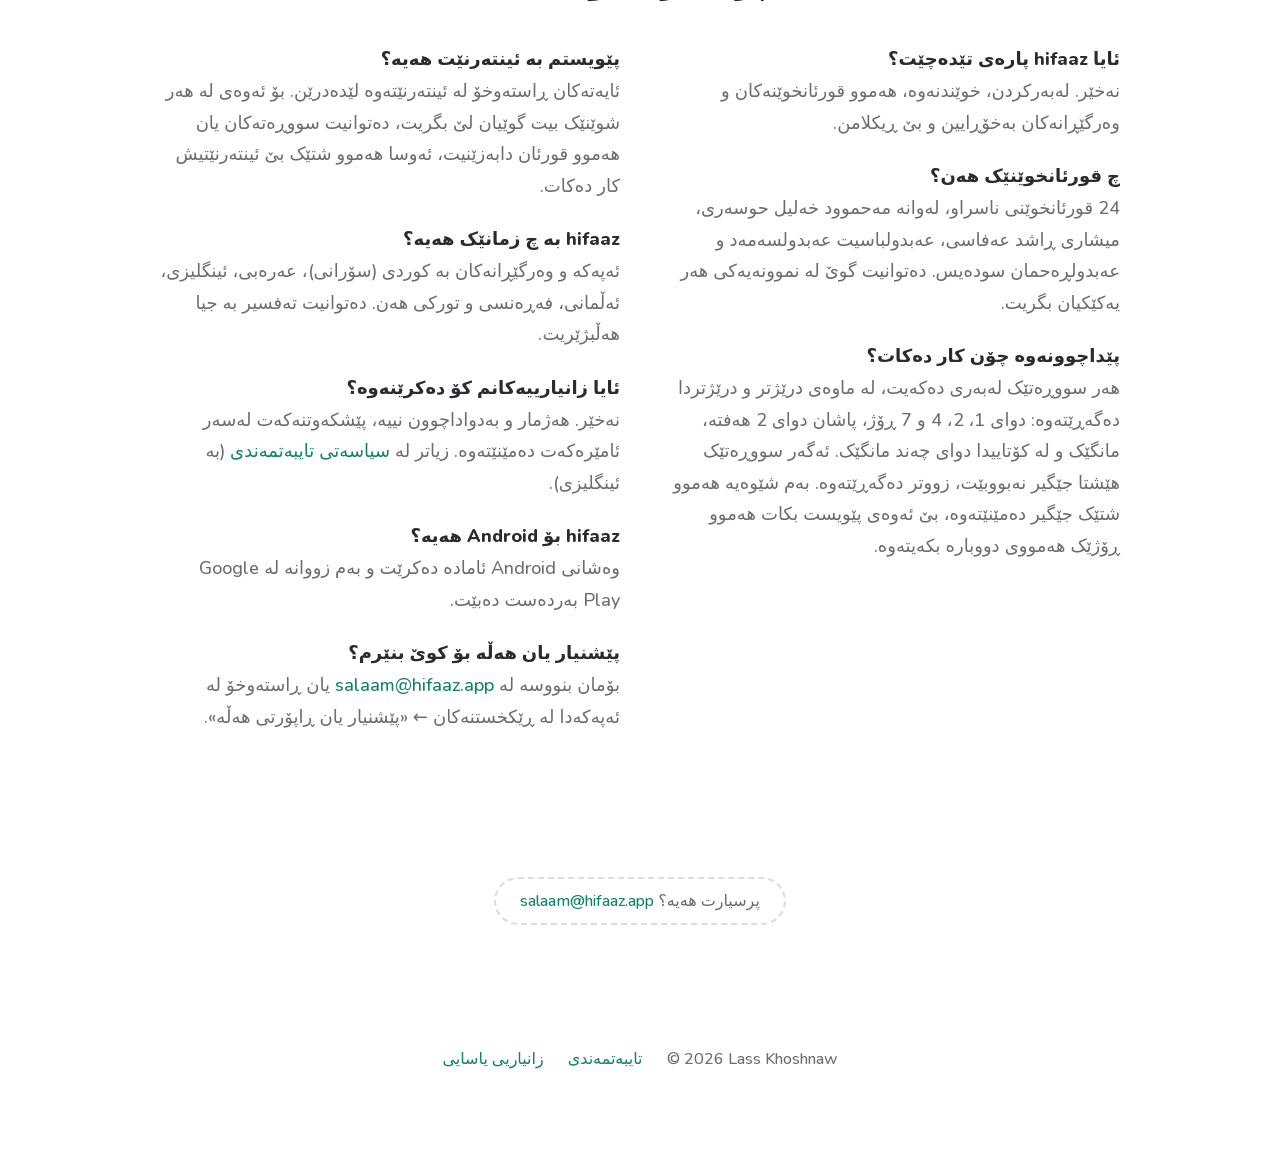
<file: ckb/index.html>
<!doctype html>
<html lang="ckb" dir="rtl">
<head>
  <meta charset="utf-8">
  <meta name="viewport" content="width=device-width, initial-scale=1">
  <title>hifaaz – لەبەرکردنی قورئان</title>
  <meta name="description" content="لەگەڵ hifaaz قورئانی پیرۆز لەبەر بکە، بە ئارامی و ڕوونی و بێ هیچ سەرقاڵییەک. ئایەت بە ئایەت، لەگەڵ 24 قورئانخوێن، تاقیکردنەوە و پێداچوونەوە. بەخۆڕایی و بێ ڕیکلام.">
  <meta name="theme-color" content="#f4f5f7">
  <link rel="canonical" href="https://hifaaz.app/ckb/">
  <link rel="alternate" hreflang="en" href="https://hifaaz.app/">
  <link rel="alternate" hreflang="de" href="https://hifaaz.app/de/">
  <link rel="alternate" hreflang="fr" href="https://hifaaz.app/fr/">
  <link rel="alternate" hreflang="ar" href="https://hifaaz.app/ar/">
  <link rel="alternate" hreflang="tr" href="https://hifaaz.app/tr/">
  <link rel="alternate" hreflang="ckb" href="https://hifaaz.app/ckb/">
  <link rel="alternate" hreflang="x-default" href="https://hifaaz.app/">
  <meta property="og:type" content="website">
  <meta property="og:url" content="https://hifaaz.app/ckb/">
  <meta property="og:title" content="hifaaz – لەبەرکردنی قورئان">
  <meta property="og:description" content="ئایەت بە ئایەت، بە ئارامی و ڕوونی و بێ سەرقاڵی. بەخۆڕایی و بێ ڕیکلام.">
  <meta property="og:image" content="https://hifaaz.app/assets/img/ckb/og.jpg">
  <meta property="og:locale" content="ckb">
  <meta name="twitter:card" content="summary_large_image">
  <link rel="icon" href="../assets/icons/favicon.svg" type="image/svg+xml">
  <link rel="apple-touch-icon" href="../assets/icons/apple-touch-icon.png">
  <link rel="stylesheet" href="../styles.css">
</head>
<body>
  <!-- Symbole: Lucide (lucide.dev, ISC-Lizenz) -->
  <nav class="nav">
    <div class="container container-large">
      <div class="nav-grid">
        <a class="logo" href="./" aria-label="hifaaz – پەڕەی سەرەکی">
          <svg viewBox="0 0 619 520" aria-hidden="true"><rect x="231" y="368" width="388" height="152" rx="76" fill="#C8C8CC"/><rect y="184" width="619" height="152" rx="76" fill="#C8C8CC"/><rect x="113" width="506" height="152" rx="76" fill="#141414"/><circle cx="126" cy="444" r="76" fill="#1A9E7A"/></svg>
          <span>hifaaz</span>
        </a>
        <div class="menu">
          <ul>
            <li class="menu-home"><a class="active" aria-current="page" href="./">سەرەکی</a></li>
            <li><a href="#faq">یارمەتی</a></li>
          </ul>
        </div>
        <div class="nav-end">
          <div class="social">
            <ul>
              <li><a href="https://www.instagram.com/hifaaz.app" target="_blank" rel="noopener" aria-label="Instagram"><svg viewBox="0 0 24 24" fill="none" stroke="currentColor" stroke-width="2" stroke-linecap="round" stroke-linejoin="round" aria-hidden="true"><rect x="2" y="2" width="20" height="20" rx="5"/><path d="M16 11.37A4 4 0 1 1 12.63 8 4 4 0 0 1 16 11.37z"/><path d="M17.5 6.5h.01"/></svg></a></li>
              <li><a href="https://www.tiktok.com/@hifaaz.app" target="_blank" rel="noopener" aria-label="TikTok"><svg viewBox="0 0 24 24" fill="currentColor" aria-hidden="true"><path d="M12.53.02c1.31-.02 2.61-.01 3.91-.02.08 1.53.63 3.09 1.75 4.17 1.12 1.11 2.7 1.62 4.24 1.79v4.03c-1.44-.05-2.89-.35-4.2-.97-.57-.26-1.1-.59-1.62-.93-.01 2.92.01 5.84-.02 8.75-.08 1.4-.54 2.79-1.35 3.94-1.31 1.92-3.58 3.17-5.91 3.21-1.43.08-2.86-.31-4.08-1.03-2.02-1.19-3.44-3.37-3.65-5.71-.02-.5-.03-1-.01-1.49.18-1.9 1.12-3.72 2.58-4.96 1.66-1.44 3.98-2.13 6.15-1.72.02 1.48-.04 2.96-.04 4.44-.99-.32-2.15-.23-3.02.37-.63.41-1.11 1.04-1.36 1.75-.21.51-.15 1.07-.14 1.61.24 1.64 1.82 3.02 3.5 2.87 1.12-.01 2.19-.66 2.77-1.61.19-.33.4-.67.41-1.06.1-1.79.06-3.57.07-5.36.01-4.03-.01-8.05.02-12.07z"/></svg></a></li>
            </ul>
          </div>
          <details class="lang">
            <summary aria-label="زمان: کوردی (سۆرانی)">
              <img class="flag" src="../assets/icons/flags/ckb.svg" alt="" width="22" height="16">
              <span class="lang-code">KU</span>
              <svg class="chev" viewBox="0 0 24 24" aria-hidden="true"><path d="m6 9 6 6 6-6"/></svg>
            </summary>
            <ul class="lang-menu">
              <li><a href="../" hreflang="en">
                <img class="flag" src="../assets/icons/flags/en.svg" alt="" width="22" height="16">
                <span lang="en" dir="ltr">English</span>
              </a></li>
              <li><a href="../de/" hreflang="de">
                <img class="flag" src="../assets/icons/flags/de.svg" alt="" width="22" height="16">
                <span lang="de" dir="ltr">Deutsch</span>
              </a></li>
              <li><a href="../fr/" hreflang="fr">
                <img class="flag" src="../assets/icons/flags/fr.svg" alt="" width="22" height="16">
                <span lang="fr" dir="ltr">Français</span>
              </a></li>
              <li><a href="../ar/" hreflang="ar">
                <img class="flag" src="../assets/icons/flags/ar.svg" alt="" width="22" height="16">
                <span lang="ar" dir="rtl">العربية</span>
              </a></li>
              <li><a href="../tr/" hreflang="tr">
                <img class="flag" src="../assets/icons/flags/tr.svg" alt="" width="22" height="16">
                <span lang="tr" dir="ltr">Türkçe</span>
              </a></li>
              <li><a href="./" hreflang="ckb" aria-current="true">
                <img class="flag" src="../assets/icons/flags/ckb.svg" alt="" width="22" height="16">
                <span lang="ckb" dir="rtl">کوردی (سۆرانی)</span>
                <svg class="check" viewBox="0 0 24 24" aria-hidden="true"><path d="M20 6 9 17l-5-5"/></svg>
              </a></li>
            </ul>
          </details>
        </div>
      </div>
    </div>
  </nav>

  <main>
    <header class="header">
      <div class="container">
        <div class="title">
          <h1>قورئان لەبەر بکە.</h1>
          <span class="post">ئایەت بە ئایەت، بە ئارامی و ڕوونی و بێ سەرقاڵی.</span>
        </div>

          <div class="stores">

            <div class="store store-soon">
              <div class="qr soon">
                <svg viewBox="0 0 24 24" aria-hidden="true"><circle cx="12" cy="12" r="10"/><path d="M12 6v6l4 2"/></svg>
                <span>بەم زووانە</span>
              </div>
              <span class="badge soon" dir="ltr">App Store</span>
              <span class="requires">iPhone و iPad</span>
            </div>

            <div class="store store-soon">
              <div class="qr soon">
                <svg viewBox="0 0 24 24" aria-hidden="true"><circle cx="12" cy="12" r="10"/><path d="M12 6v6l4 2"/></svg>
                <span>بەم زووانە</span>
              </div>
              <span class="badge soon" dir="ltr">Google Play</span>
              <span class="requires">Android</span>
            </div>
          </div>
      </div>
    </header>

    <section class="preview-section">
      <div class="container preview">
        <img src="../assets/img/ckb/hero.webp" alt="hifaaz لەسەر iPhone: شاشەی لەبەرکردن و شاشەی خوێندنەوە" width="1200" height="1400">
      </div>
    </section>

    <section class="note">
      <div class="container">
        <p>بۆ هەموو ئەوانەی دەیانەوێت قورئان لەبەر بکەن، لە یەکەم ئایەتەوە تا هەموو قورئان. گوێ بگرە، دووبارە بکەرەوە، خۆت تاقی بکەرەوە، بیچەسپێنە: هەمووی لە شوێنێکی ئارامدا.</p>
      </div>
    </section>

    <section class="features">
      <div class="container container-large">
        <div class="feature-list">
          <div class="feature reverse">
            <figure class="image"><img src="../assets/img/ckb/feature-1.webp" alt="شاشەی لەبەرکردن لەگەڵ دووبارەکردنەوە و خێرایی" width="920" height="920" loading="lazy"></figure>
            <div class="text">
              <h2>گوێ بگرە و دووبارە بکەرەوە.</h2>
              <p>24 قورئانخوێنی ناسراو. خێرایی و ژمارەی دووبارەکردنەوەکان خۆت ڕێک دەخەیت.</p>
            </div>
          </div>
          <div class="feature">
            <figure class="image"><img src="../assets/img/ckb/feature-2.webp" alt="تاقیکردنەوە بە ئایەتی شاراوە و تۆمارکردنی دەنگ" width="920" height="920" loading="lazy"></figure>
            <div class="text">
              <h2>خۆت تاقی بکەرەوە.</h2>
              <p>ئایەتەکە شاراوەیە. لەبەر بیخوێنەوە، دەنگی خۆت تۆمار بکە، پاشان ئاشکرای بکە و لەگەڵ قورئانخوێنەکە بەراوردی بکە.</p>
            </div>
          </div>
          <div class="feature reverse">
            <figure class="image"><img src="../assets/img/ckb/feature-3.webp" alt="پەڕەی سەرەکی لەگەڵ ئامانجی ڕۆژانە و پێداچوونەوەکان" width="920" height="920" loading="lazy"></figure>
            <div class="text">
              <h2>لەبەرکردنێک کە دەمێنێتەوە.</h2>
              <p>ئەو سووڕەتانەی لەبەرت کردوون، لە ماوەی درێژتر و درێژتردا دەگەڕێنەوە بۆ پێداچوونەوە، ڕێک پێش ئەوەی لەبیرت بچنەوە.</p>
            </div>
          </div>
          <div class="feature">
            <figure class="image"><img src="../assets/img/ckb/feature-4.webp" alt="شاشەی خوێندنەوە لەگەڵ وەرگێڕان" width="920" height="920" loading="lazy"></figure>
            <div class="text">
              <h2>بخوێنەوە و تێبگە.</h2>
              <p>واتای ئایەتەکان بە شەش زمان، تەفسیر بۆ هەموو ئایەتێک و خوێندنەوەی لاتینی ئەگەر بتەوێت.</p>
            </div>
          </div>
        </div>
      </div>
    </section>

    <section class="values">
      <div class="container container-large">
        <div class="title title-large"><h2>هەروەها</h2></div>
        <div class="value-list">
          <div class="value">
            <figure class="icon"><svg viewBox="0 0 24 24" aria-hidden="true"><path d="M10.73 5.08a10.74 10.74 0 0 1 11.2 6.57 1 1 0 0 1 0 .7 10.75 10.75 0 0 1-1.44 2.49"/><path d="M14.08 14.16a3 3 0 0 1-4.24-4.24"/><path d="M17.48 17.5a10.75 10.75 0 0 1-15.42-5.15 1 1 0 0 1 0-.7 10.75 10.75 0 0 1 4.45-5.14"/><path d="m2 2 20 20"/></svg></figure>
            <div class="text">
              <h3>بێ ڕیکلام</h3>
              <p>هیچ شتێک سەرنجت لە قورئان لا نادات. نە بانەر، نە پەنجەرەی لەناکاو.</p>
            </div>
          </div>
          <div class="value">
            <figure class="icon"><svg viewBox="0 0 24 24" aria-hidden="true"><path d="M20 13c0 5-3.5 7.5-7.66 8.95a1 1 0 0 1-.67-.01C7.5 20.5 4 18 4 13V6a1 1 0 0 1 1-1c2 0 4.5-1.2 6.24-2.72a1.17 1.17 0 0 1 1.52 0C14.51 3.81 17 5 19 5a1 1 0 0 1 1 1z"/><path d="m9 12 2 2 4-4"/></svg></figure>
            <div class="text">
              <h3>بێ بەدواداچوون</h3>
              <p>نە هەژمار، نە کۆکردنەوەی زانیاری. پێشکەوتنەکەت لەسەر ئامێرەکەی خۆت دەمێنێتەوە.</p>
            </div>
          </div>
          <div class="value">
            <figure class="icon"><svg viewBox="0 0 24 24" aria-hidden="true"><rect x="3" y="8" width="18" height="4" rx="1"/><path d="M12 8v13"/><path d="M19 12v7a2 2 0 0 1-2 2H7a2 2 0 0 1-2-2v-7"/><path d="M7.5 8a2.5 2.5 0 0 1 0-5A4.8 8 0 0 1 12 8a4.8 8 0 0 1 4.5-5 2.5 2.5 0 0 1 0 5"/></svg></figure>
            <div class="text">
              <h3>بەخۆڕایی</h3>
              <p>لەبەرکردن، خوێندنەوە، هەموو قورئانخوێنەکان و وەرگێڕانەکان، بێ هیچ تێچوونێک.</p>
            </div>
          </div>
        </div>
      </div>
    </section>

    <section class="download">
      <div class="container container-large">
        <div class="download-card">
          <div class="title">
            <h2>یەکەم ئایەتت چاوەڕێتە.</h2>
            <span class="post">بەم زووانە بەخۆڕایی بۆ iPhone و iPad و Android.</span>
          </div>

          <div class="stores">

            <div class="store store-soon">
              <div class="qr soon">
                <svg viewBox="0 0 24 24" aria-hidden="true"><circle cx="12" cy="12" r="10"/><path d="M12 6v6l4 2"/></svg>
                <span>بەم زووانە</span>
              </div>
              <span class="badge soon" dir="ltr">App Store</span>
              <span class="requires">iPhone و iPad</span>
            </div>

            <div class="store store-soon">
              <div class="qr soon">
                <svg viewBox="0 0 24 24" aria-hidden="true"><circle cx="12" cy="12" r="10"/><path d="M12 6v6l4 2"/></svg>
                <span>بەم زووانە</span>
              </div>
              <span class="badge soon" dir="ltr">Google Play</span>
              <span class="requires">Android</span>
            </div>
          </div>
        </div>
      </div>
    </section>

    <section class="faq" id="faq">
      <div class="container container-large">
        <div class="title title-large"><h2>پرسیارە باوەکان</h2></div>
        <ul class="faq-list">
          <li>
            <h3>ئایا hifaaz پارەی تێدەچێت؟</h3>
            <p>نەخێر. لەبەرکردن، خوێندنەوە، هەموو قورئانخوێنەکان و وەرگێڕانەکان بەخۆڕایین و بێ ڕیکلامن.</p>
          </li>
          <li>
            <h3>چ قورئانخوێنێک هەن؟</h3>
            <p>24 قورئانخوێنی ناسراو، لەوانە مەحموود خەلیل حوسەری، میشاری ڕاشد عەفاسی، عەبدولباسیت عەبدولسەمەد و عەبدولڕەحمان سودەیس. دەتوانیت گوێ لە نموونەیەکی هەر یەکێکیان بگریت.</p>
          </li>
          <li>
            <h3>پێداچوونەوە چۆن کار دەکات؟</h3>
            <p>هەر سووڕەتێک لەبەری دەکەیت، لە ماوەی درێژتر و درێژتردا دەگەڕێتەوە: دوای 1، 2، 4 و 7 ڕۆژ، پاشان دوای 2 هەفتە، مانگێک و لە کۆتاییدا دوای چەند مانگێک. ئەگەر سووڕەتێک هێشتا جێگیر نەبووبێت، زووتر دەگەڕێتەوە. بەم شێوەیە هەموو شتێک جێگیر دەمێنێتەوە، بێ ئەوەی پێویست بکات هەموو ڕۆژێک هەمووی دووبارە بکەیتەوە.</p>
          </li>
          <li>
            <h3>پێویستم بە ئینتەرنێت هەیە؟</h3>
            <p>ئایەتەکان ڕاستەوخۆ لە ئینتەرنێتەوە لێدەدرێن. بۆ ئەوەی لە هەر شوێنێک بیت گوێیان لێ بگریت، دەتوانیت سووڕەتەکان یان هەموو قورئان دابەزێنیت، ئەوسا هەموو شتێک بێ ئینتەرنێتیش کار دەکات.</p>
          </li>
          <li>
            <h3>hifaaz بە چ زمانێک هەیە؟</h3>
            <p>ئەپەکە و وەرگێڕانەکان بە کوردی (سۆرانی)، عەرەبی، ئینگلیزی، ئەڵمانی، فەڕەنسی و تورکی هەن. دەتوانیت تەفسیر بە جیا هەڵبژێریت.</p>
          </li>
          <li>
            <h3>ئایا زانیارییەکانم کۆ دەکرێنەوە؟</h3>
            <p>نەخێر. هەژمار و بەدواداچوون نییە، پێشکەوتنەکەت لەسەر ئامێرەکەت دەمێنێتەوە. زیاتر لە <a href="../privacy/" hreflang="en">سیاسەتی تایبەتمەندی</a> (بە ئینگلیزی).</p>
          </li>
          <li>
            <h3>hifaaz بۆ Android هەیە؟</h3>
            <p>وەشانی Android ئامادە دەکرێت و بەم زووانە لە Google Play بەردەست دەبێت.</p>
          </li>
          <li>
            <h3>پێشنیار یان هەڵە بۆ کوێ بنێرم؟</h3>
            <p>بۆمان بنووسە لە <a href="mailto:salaam@hifaaz.app">salaam@hifaaz.app</a> یان ڕاستەوخۆ لە ئەپەکەدا لە ڕێکخستنەکان ← «پێشنیار یان ڕاپۆرتی هەڵە».</p>
          </li>
        </ul>
      </div>
    </section>

    <section class="contact">
      <div class="container">
        <span class="contact-button">پرسیارت هەیە؟ <a href="mailto:salaam@hifaaz.app">salaam@hifaaz.app</a></span>
      </div>
    </section>
  </main>

  <footer class="footer">
    <div class="container">
      <p><span dir="ltr">© 2026 Lass Khoshnaw</span></p>
      <p><a href="../privacy/" hreflang="en">تایبەتمەندی</a></p>
      <p><a href="../imprint/" hreflang="en">زانیاریی یاسایی</a></p>
    </div>
  </footer>
  <script>
    // Sprachauswahl schließen: Klick daneben oder Escape.
    document.addEventListener('click', e => {
      document.querySelectorAll('details.lang[open]').forEach(d => { if (!d.contains(e.target)) d.open = false })
    })
    document.addEventListener('keydown', e => {
      if (e.key !== 'Escape') return
      document.querySelectorAll('details.lang[open]').forEach(d => { d.open = false; d.querySelector('summary').focus() })
    })
  </script>
</body>
</html>
</file>
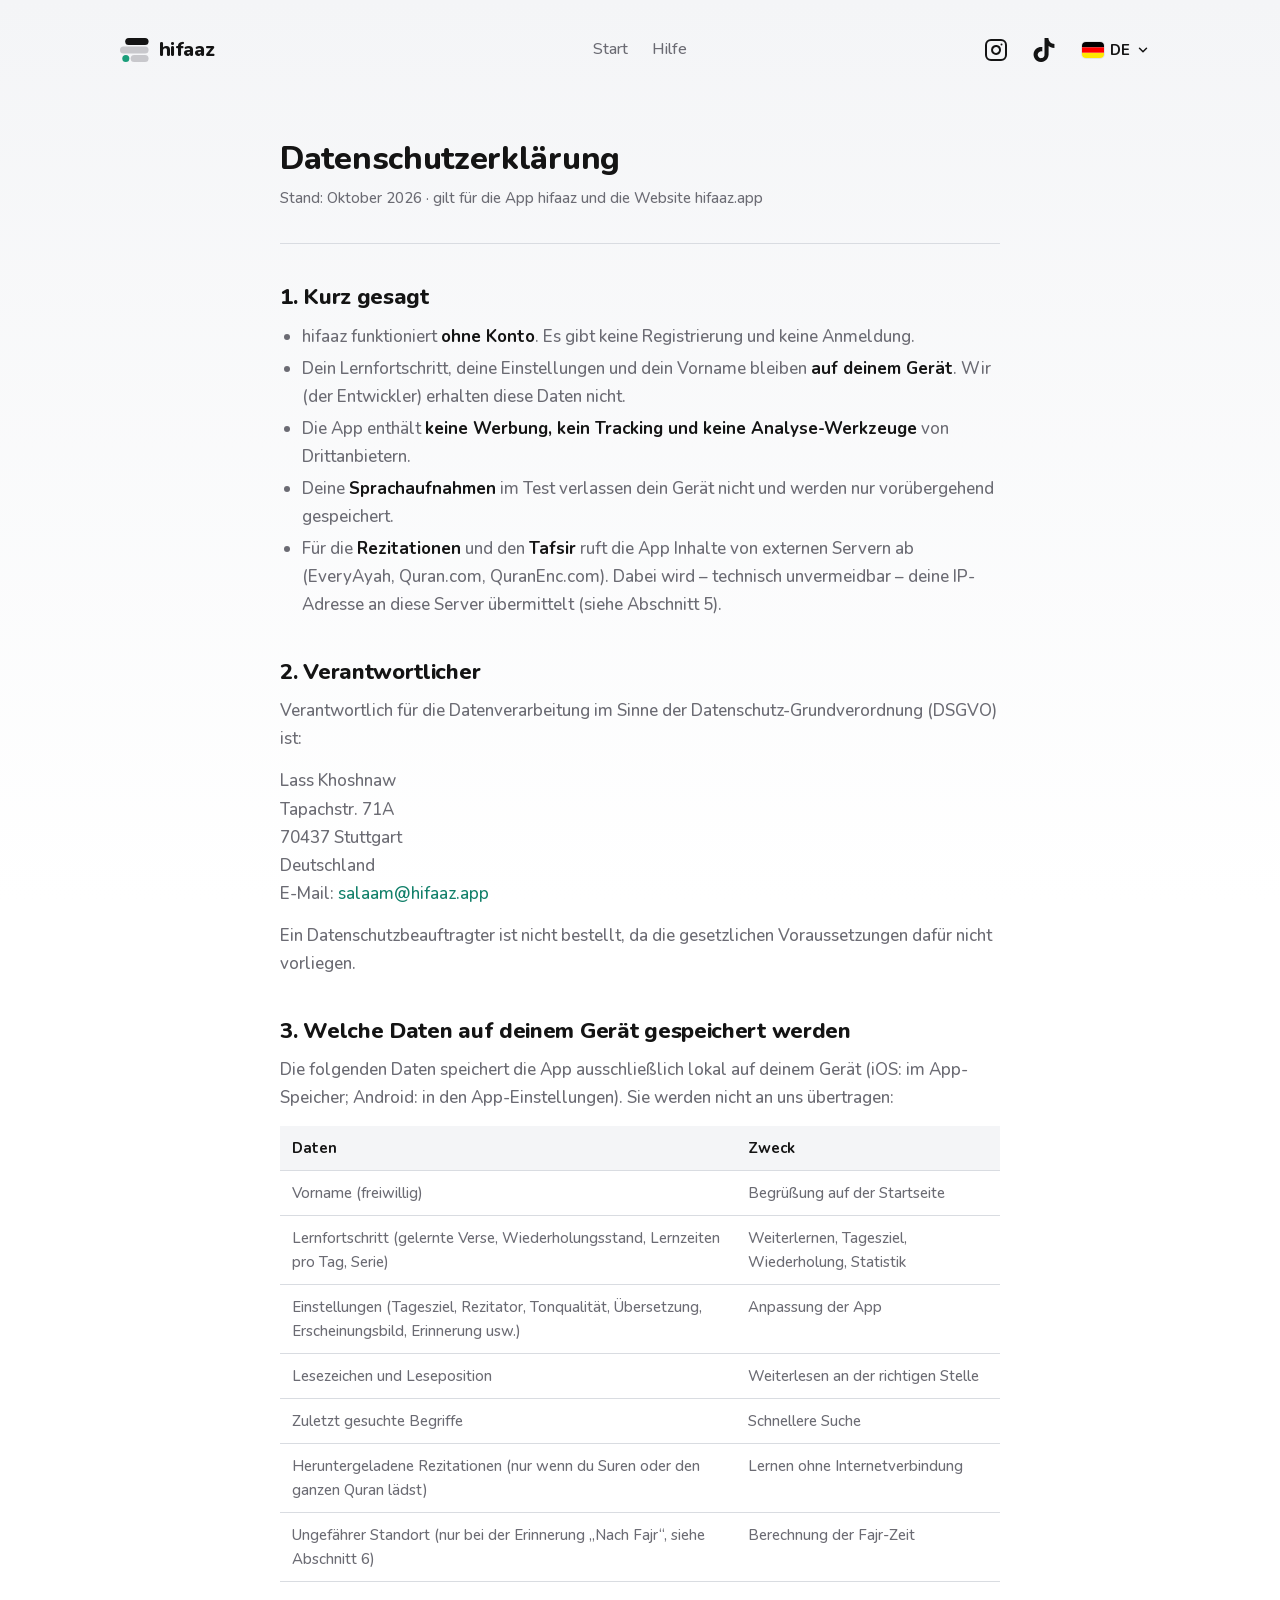
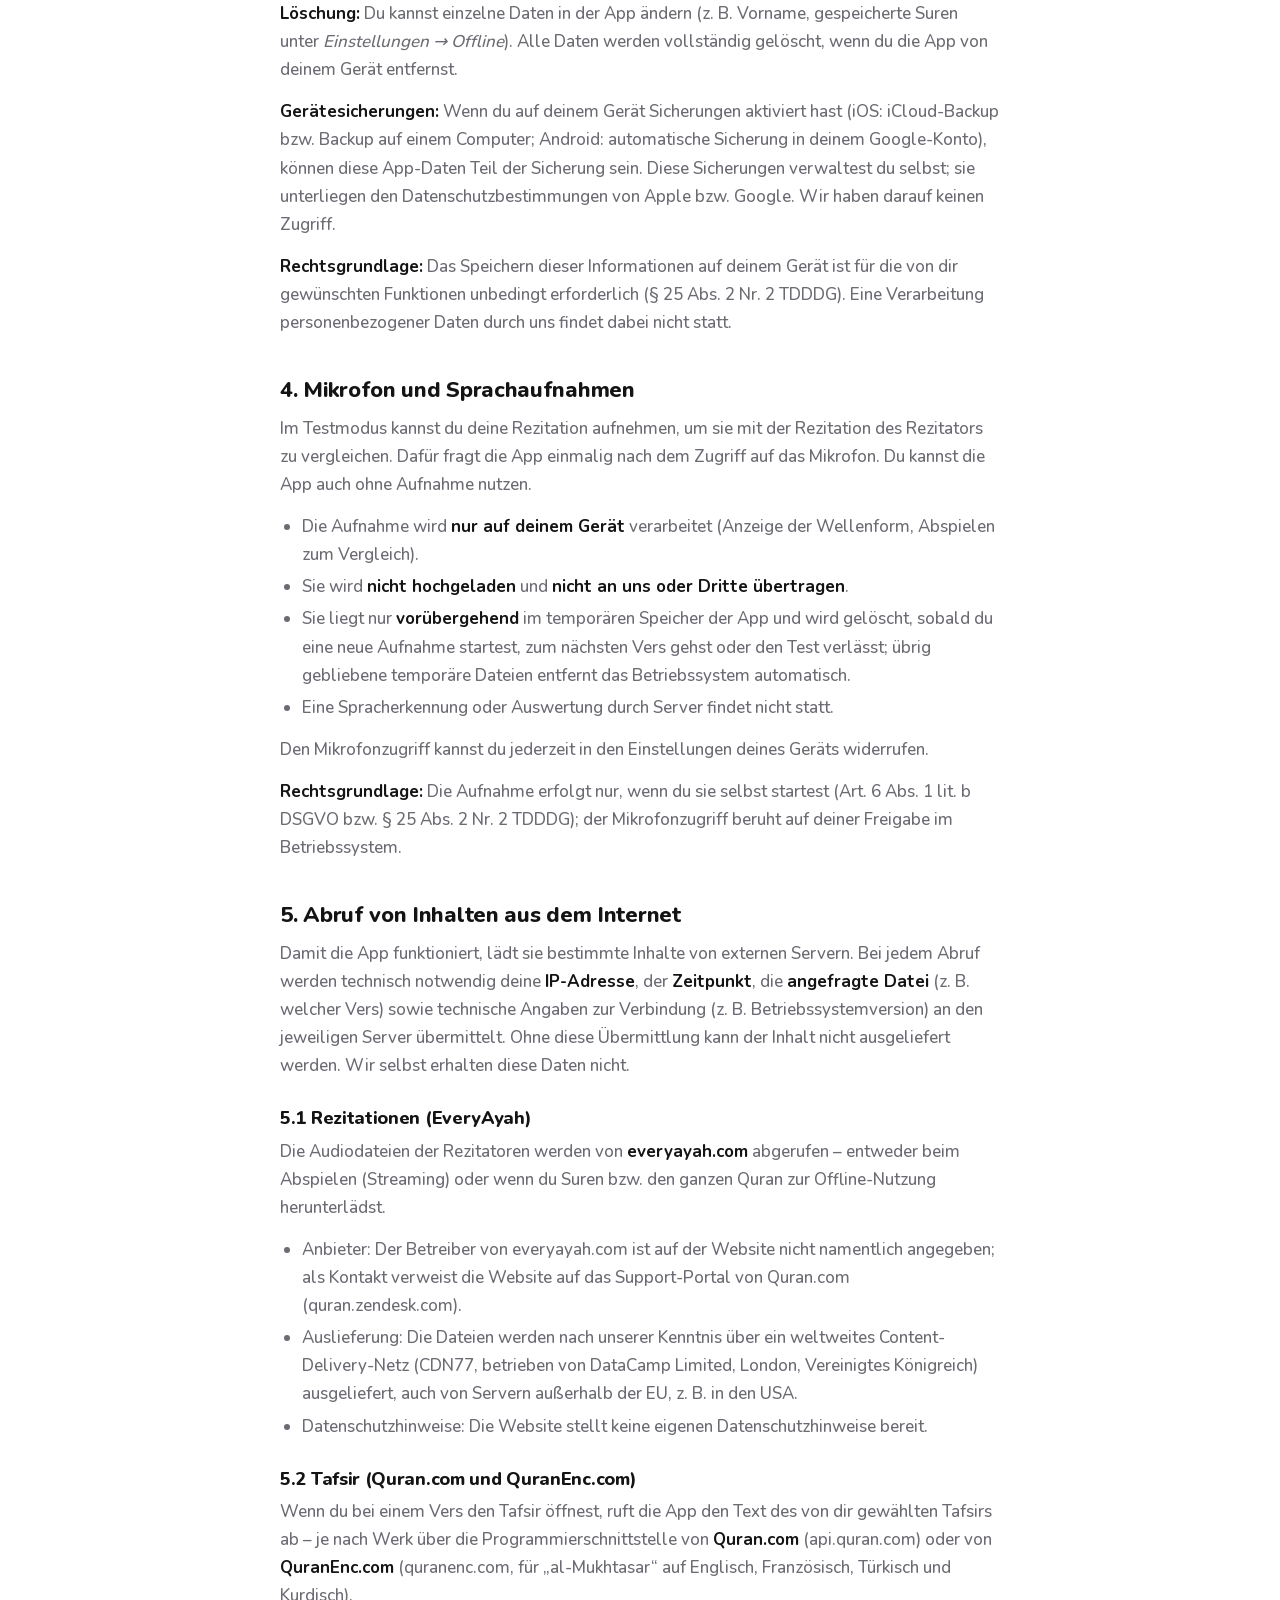
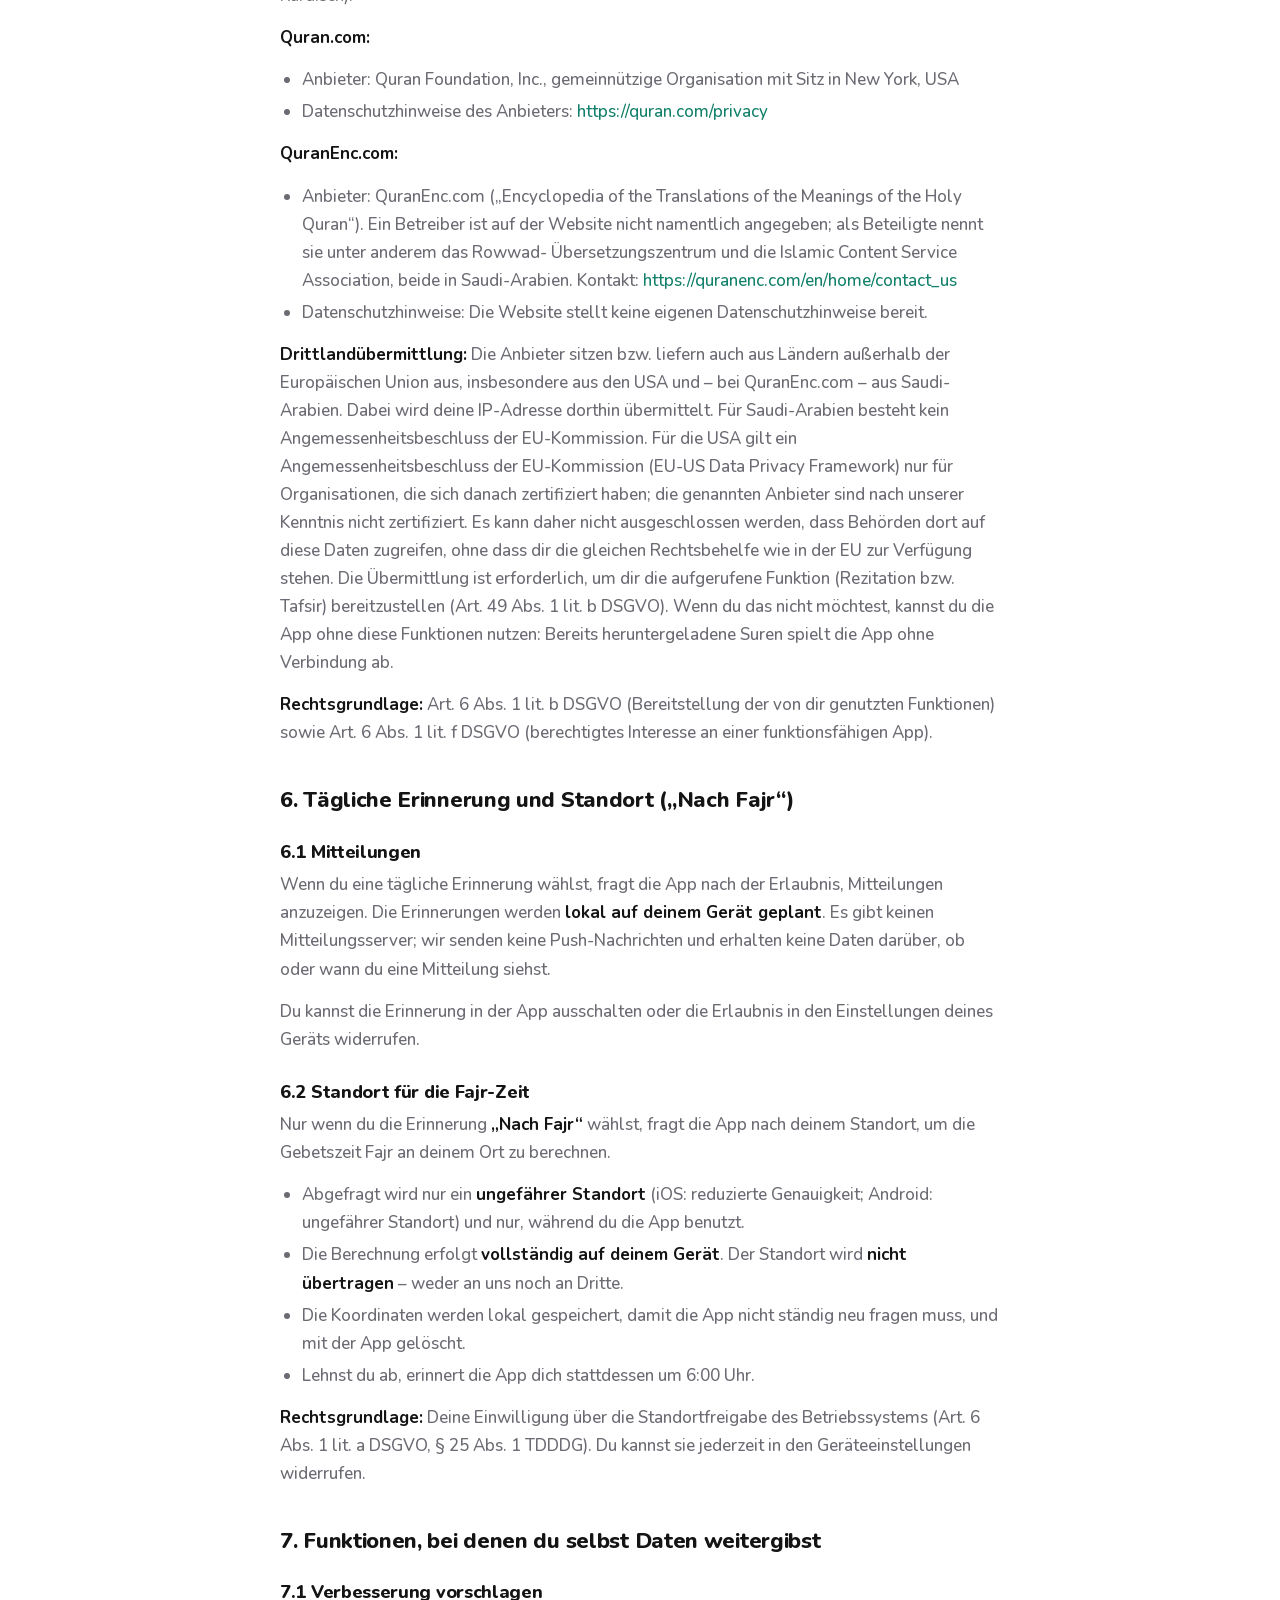
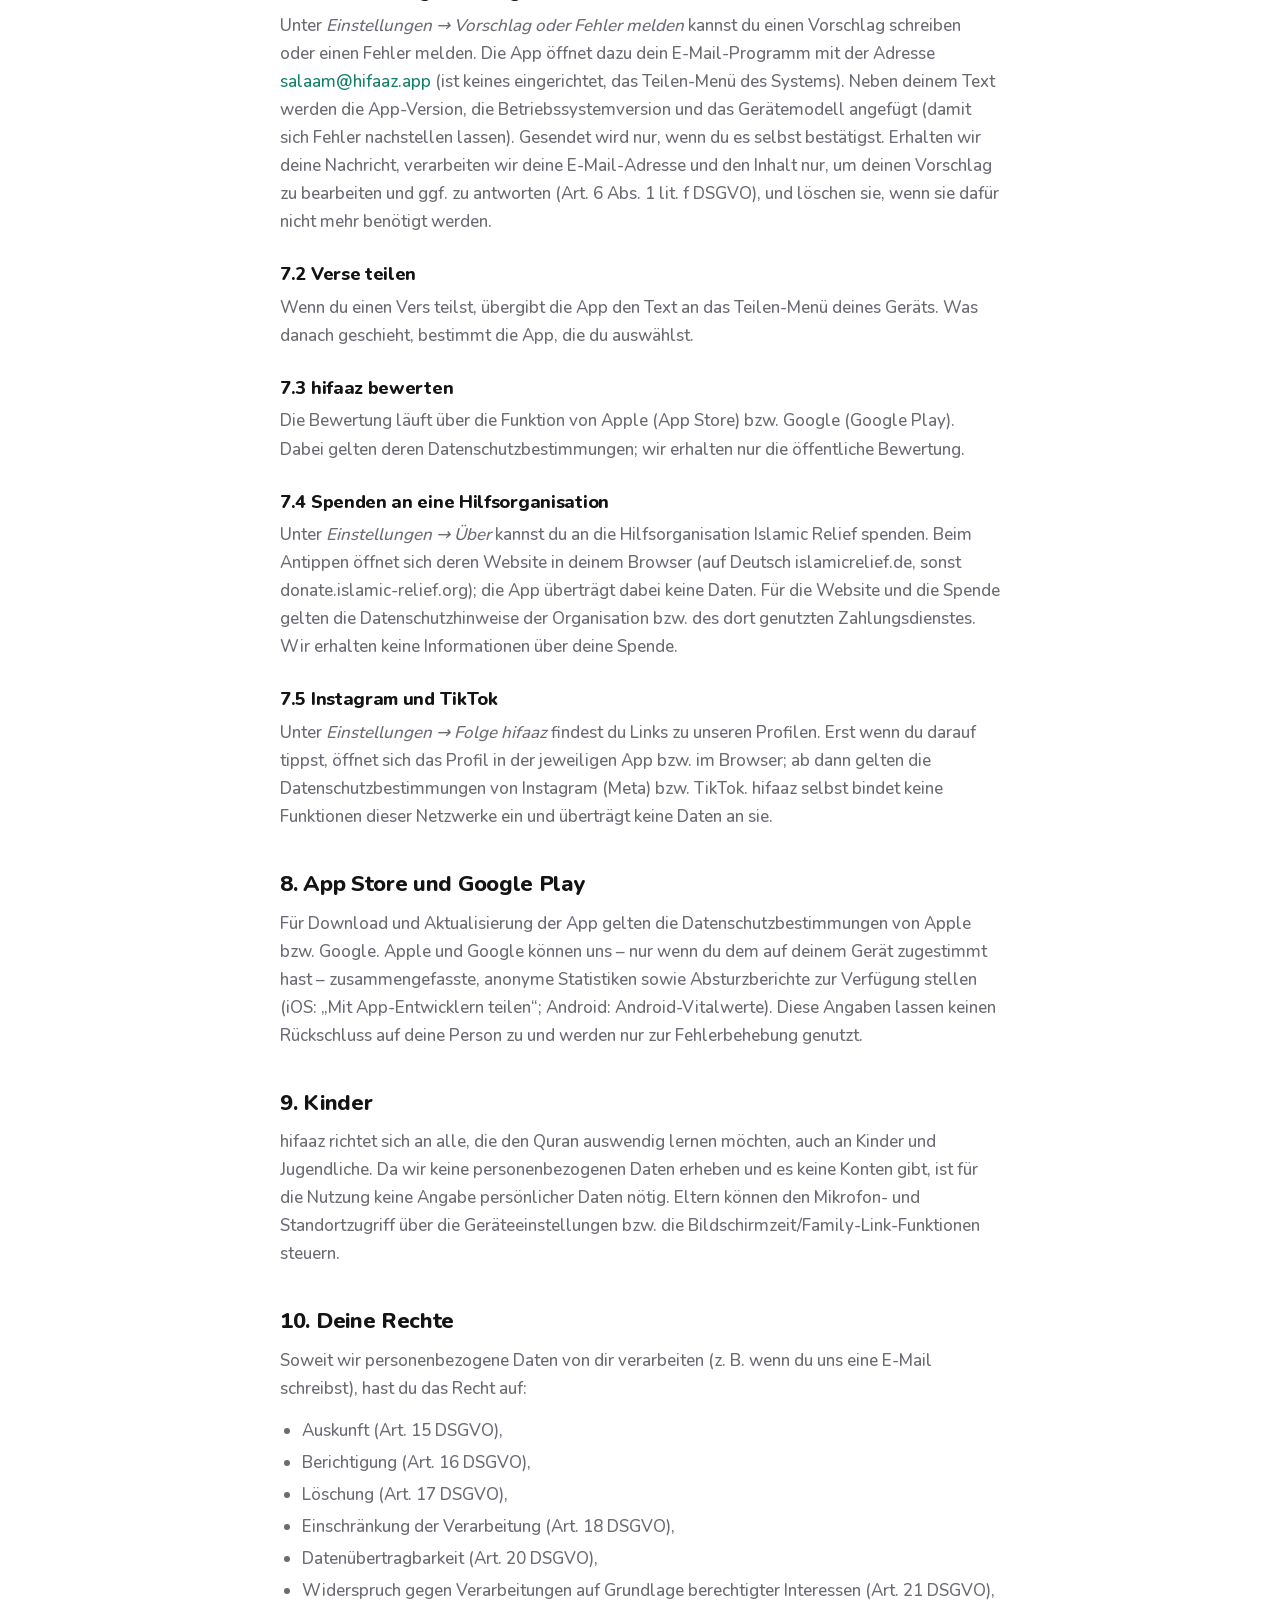
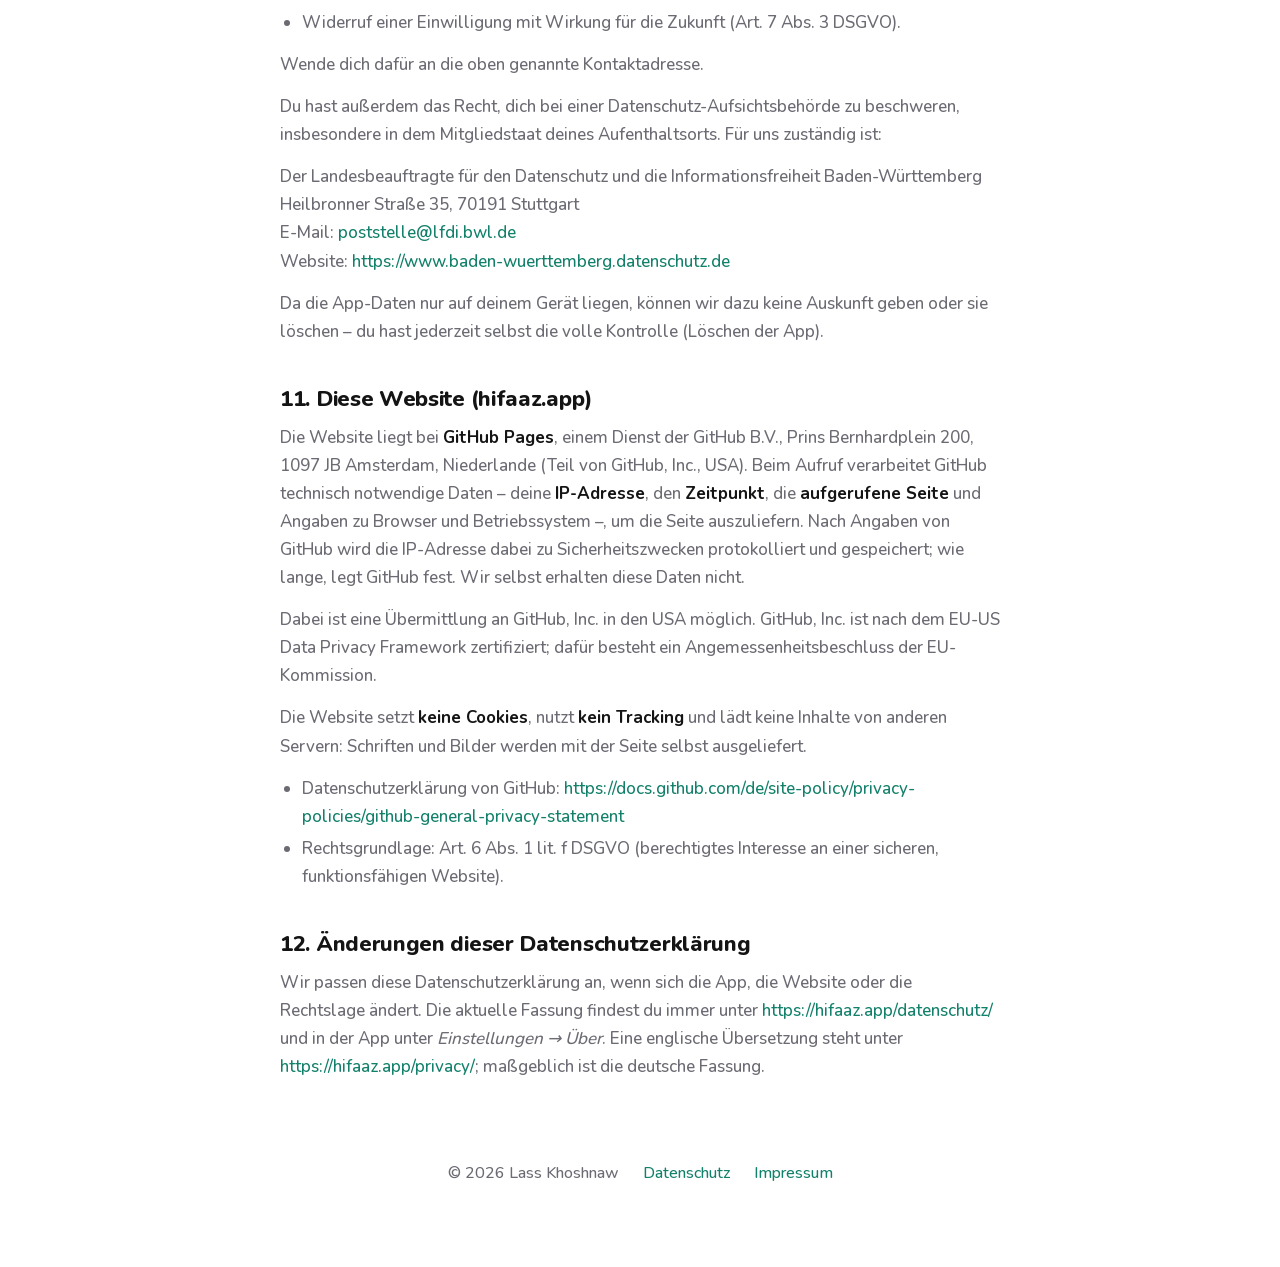
<file: datenschutz/index.html>
<!doctype html>
<html lang="de" dir="ltr">
<head>
  <meta charset="utf-8">
  <meta name="viewport" content="width=device-width, initial-scale=1">
  <title>Datenschutz – hifaaz</title>
  <meta name="description" content="hifaaz begleitet dich beim Auswendiglernen des Qurans – ruhig, klar und ohne Ablenkung. Vers für Vers, mit 24 Rezitatoren, Tests und Wiederholungen. Kostenlos und ohne Werbung.">
  <meta name="theme-color" content="#f4f5f7">
  <link rel="canonical" href="https://hifaaz.app/datenschutz/">
  <link rel="alternate" hreflang="en" href="https://hifaaz.app/privacy/">
  <link rel="alternate" hreflang="de" href="https://hifaaz.app/datenschutz/">
  <link rel="icon" href="../assets/icons/favicon.svg" type="image/svg+xml">
  <link rel="apple-touch-icon" href="../assets/icons/apple-touch-icon.png">
  <link rel="stylesheet" href="../styles.css">
</head>
<body>
  <!-- Symbole: Lucide (lucide.dev, ISC-Lizenz) -->
  <nav class="nav">
    <div class="container container-large">
      <div class="nav-grid">
        <a class="logo" href="../de/" aria-label="hifaaz – Startseite">
          <svg viewBox="0 0 619 520" aria-hidden="true"><rect x="231" y="368" width="388" height="152" rx="76" fill="#C8C8CC"/><rect y="184" width="619" height="152" rx="76" fill="#C8C8CC"/><rect x="113" width="506" height="152" rx="76" fill="#141414"/><circle cx="126" cy="444" r="76" fill="#1A9E7A"/></svg>
          <span>hifaaz</span>
        </a>
        <div class="menu">
          <ul>
            <li class="menu-home"><a href="../de/">Start</a></li>
            <li><a href="../de/#faq">Hilfe</a></li>
          </ul>
        </div>
        <div class="nav-end">
          <div class="social">
            <ul>
              <li><a href="https://www.instagram.com/hifaaz.app" target="_blank" rel="noopener" aria-label="Instagram"><svg viewBox="0 0 24 24" fill="none" stroke="currentColor" stroke-width="2" stroke-linecap="round" stroke-linejoin="round" aria-hidden="true"><rect x="2" y="2" width="20" height="20" rx="5"/><path d="M16 11.37A4 4 0 1 1 12.63 8 4 4 0 0 1 16 11.37z"/><path d="M17.5 6.5h.01"/></svg></a></li>
              <li><a href="https://www.tiktok.com/@hifaaz.app" target="_blank" rel="noopener" aria-label="TikTok"><svg viewBox="0 0 24 24" fill="currentColor" aria-hidden="true"><path d="M12.53.02c1.31-.02 2.61-.01 3.91-.02.08 1.53.63 3.09 1.75 4.17 1.12 1.11 2.7 1.62 4.24 1.79v4.03c-1.44-.05-2.89-.35-4.2-.97-.57-.26-1.1-.59-1.62-.93-.01 2.92.01 5.84-.02 8.75-.08 1.4-.54 2.79-1.35 3.94-1.31 1.92-3.58 3.17-5.91 3.21-1.43.08-2.86-.31-4.08-1.03-2.02-1.19-3.44-3.37-3.65-5.71-.02-.5-.03-1-.01-1.49.18-1.9 1.12-3.72 2.58-4.96 1.66-1.44 3.98-2.13 6.15-1.72.02 1.48-.04 2.96-.04 4.44-.99-.32-2.15-.23-3.02.37-.63.41-1.11 1.04-1.36 1.75-.21.51-.15 1.07-.14 1.61.24 1.64 1.82 3.02 3.5 2.87 1.12-.01 2.19-.66 2.77-1.61.19-.33.4-.67.41-1.06.1-1.79.06-3.57.07-5.36.01-4.03-.01-8.05.02-12.07z"/></svg></a></li>
            </ul>
          </div>
          <details class="lang">
            <summary aria-label="Sprache: Deutsch">
              <img class="flag" src="../assets/icons/flags/de.svg" alt="" width="22" height="16">
              <span class="lang-code">DE</span>
              <svg class="chev" viewBox="0 0 24 24" aria-hidden="true"><path d="m6 9 6 6 6-6"/></svg>
            </summary>
            <ul class="lang-menu">
              <li><a href="../privacy/" hreflang="en">
                <img class="flag" src="../assets/icons/flags/en.svg" alt="" width="22" height="16">
                <span lang="en" dir="ltr">English</span>
              </a></li>
              <li><a href="./" hreflang="de" aria-current="true">
                <img class="flag" src="../assets/icons/flags/de.svg" alt="" width="22" height="16">
                <span lang="de" dir="ltr">Deutsch</span>
                <svg class="check" viewBox="0 0 24 24" aria-hidden="true"><path d="M20 6 9 17l-5-5"/></svg>
              </a></li>
            </ul>
          </details>
        </div>
      </div>
    </div>
  </nav>

  <main class="legal">
    <div class="container container-medium">
      <h1>Datenschutzerklärung</h1>
      <p class="stand">Stand: Oktober 2026 · gilt für die App hifaaz und die Website hifaaz.app</p>
      
      <hr>
      <h2>1. Kurz gesagt</h2>
      <ul>
      <li>hifaaz funktioniert <strong>ohne Konto</strong>. Es gibt keine Registrierung und keine
        Anmeldung.</li>
      <li>Dein Lernfortschritt, deine Einstellungen und dein Vorname bleiben <strong>auf
        deinem Gerät</strong>. Wir (der Entwickler) erhalten diese Daten nicht.</li>
      <li>Die App enthält <strong>keine Werbung, kein Tracking und keine Analyse-Werkzeuge</strong>
        von Drittanbietern.</li>
      <li>Deine <strong>Sprachaufnahmen</strong> im Test verlassen dein Gerät nicht und werden nur
        vorübergehend gespeichert.</li>
      <li>Für die <strong>Rezitationen</strong> und den <strong>Tafsir</strong> ruft die App Inhalte von
        externen Servern ab (EveryAyah, Quran.com, QuranEnc.com). Dabei wird – technisch unvermeidbar – deine IP-Adresse
        an diese Server übermittelt (siehe Abschnitt 5).</li>
      </ul>
      <h2>2. Verantwortlicher</h2>
      <p>Verantwortlich für die Datenverarbeitung im Sinne der
      Datenschutz-Grundverordnung (DSGVO) ist:</p>
      <p>Lass Khoshnaw<br>
      Tapachstr. 71A<br>
      70437 Stuttgart<br>
      Deutschland<br>
      E-Mail: <a href="mailto:salaam@hifaaz.app">salaam@hifaaz.app</a></p>
      <p>Ein Datenschutzbeauftragter ist nicht bestellt, da die gesetzlichen
      Voraussetzungen dafür nicht vorliegen.</p>
      <h2>3. Welche Daten auf deinem Gerät gespeichert werden</h2>
      <p>Die folgenden Daten speichert die App ausschließlich lokal auf deinem Gerät
      (iOS: im App-Speicher; Android: in den App-Einstellungen). Sie werden nicht an
      uns übertragen:</p>
      <div class="table-wrap"><table>
      <thead>
      <tr>
      <th>Daten</th>
      <th>Zweck</th>
      </tr>
      </thead>
      <tbody>
      <tr>
      <td>Vorname (freiwillig)</td>
      <td>Begrüßung auf der Startseite</td>
      </tr>
      <tr>
      <td>Lernfortschritt (gelernte Verse, Wiederholungsstand, Lernzeiten pro Tag, Serie)</td>
      <td>Weiterlernen, Tagesziel, Wiederholung, Statistik</td>
      </tr>
      <tr>
      <td>Einstellungen (Tagesziel, Rezitator, Tonqualität, Übersetzung, Erscheinungsbild, Erinnerung usw.)</td>
      <td>Anpassung der App</td>
      </tr>
      <tr>
      <td>Lesezeichen und Leseposition</td>
      <td>Weiterlesen an der richtigen Stelle</td>
      </tr>
      <tr>
      <td>Zuletzt gesuchte Begriffe</td>
      <td>Schnellere Suche</td>
      </tr>
      <tr>
      <td>Heruntergeladene Rezitationen (nur wenn du Suren oder den ganzen Quran lädst)</td>
      <td>Lernen ohne Internetverbindung</td>
      </tr>
      <tr>
      <td>Ungefährer Standort (nur bei der Erinnerung „Nach Fajr“, siehe Abschnitt 6)</td>
      <td>Berechnung der Fajr-Zeit</td>
      </tr>
      </tbody>
      </table></div>
      <p><strong>Löschung:</strong> Du kannst einzelne Daten in der App ändern (z. B. Vorname,
      gespeicherte Suren unter <em>Einstellungen → Offline</em>). Alle Daten werden
      vollständig gelöscht, wenn du die App von deinem Gerät entfernst.</p>
      <p><strong>Gerätesicherungen:</strong> Wenn du auf deinem Gerät Sicherungen aktiviert hast
      (iOS: iCloud-Backup bzw. Backup auf einem Computer; Android: automatische
      Sicherung in deinem Google-Konto), können diese App-Daten Teil der Sicherung
      sein. Diese Sicherungen verwaltest du selbst; sie unterliegen den
      Datenschutzbestimmungen von Apple bzw. Google. Wir haben darauf keinen Zugriff.</p>
      <p><strong>Rechtsgrundlage:</strong> Das Speichern dieser Informationen auf deinem Gerät ist
      für die von dir gewünschten Funktionen unbedingt erforderlich (§ 25 Abs. 2
      Nr. 2 TDDDG). Eine Verarbeitung personenbezogener Daten durch uns findet dabei
      nicht statt.</p>
      <h2>4. Mikrofon und Sprachaufnahmen</h2>
      <p>Im Testmodus kannst du deine Rezitation aufnehmen, um sie mit der Rezitation
      des Rezitators zu vergleichen. Dafür fragt die App einmalig nach dem Zugriff
      auf das Mikrofon. Du kannst die App auch ohne Aufnahme nutzen.</p>
      <ul>
      <li>Die Aufnahme wird <strong>nur auf deinem Gerät</strong> verarbeitet (Anzeige der
        Wellenform, Abspielen zum Vergleich).</li>
      <li>Sie wird <strong>nicht hochgeladen</strong> und <strong>nicht an uns oder Dritte übertragen</strong>.</li>
      <li>Sie liegt nur <strong>vorübergehend</strong> im temporären Speicher der App und wird
        gelöscht, sobald du eine neue Aufnahme startest, zum nächsten Vers gehst oder
        den Test verlässt; übrig gebliebene temporäre Dateien entfernt das
        Betriebssystem automatisch.</li>
      <li>Eine Spracherkennung oder Auswertung durch Server findet nicht statt.</li>
      </ul>
      <p>Den Mikrofonzugriff kannst du jederzeit in den Einstellungen deines Geräts
      widerrufen.</p>
      <p><strong>Rechtsgrundlage:</strong> Die Aufnahme erfolgt nur, wenn du sie selbst startest
      (Art. 6 Abs. 1 lit. b DSGVO bzw. § 25 Abs. 2 Nr. 2 TDDDG); der
      Mikrofonzugriff beruht auf deiner Freigabe im Betriebssystem.</p>
      <h2>5. Abruf von Inhalten aus dem Internet</h2>
      <p>Damit die App funktioniert, lädt sie bestimmte Inhalte von externen Servern.
      Bei jedem Abruf werden technisch notwendig deine <strong>IP-Adresse</strong>, der
      <strong>Zeitpunkt</strong>, die <strong>angefragte Datei</strong> (z. B. welcher Vers) sowie technische
      Angaben zur Verbindung (z. B. Betriebssystemversion) an den jeweiligen Server
      übermittelt. Ohne diese Übermittlung kann der Inhalt nicht ausgeliefert
      werden. Wir selbst erhalten diese Daten nicht.</p>
      <h3>5.1 Rezitationen (EveryAyah)</h3>
      <p>Die Audiodateien der Rezitatoren werden von <strong>everyayah.com</strong> abgerufen –
      entweder beim Abspielen (Streaming) oder wenn du Suren bzw. den ganzen Quran
      zur Offline-Nutzung herunterlädst.</p>
      <ul>
      <li>Anbieter: Der Betreiber von everyayah.com ist auf der Website nicht
        namentlich angegeben; als Kontakt verweist die Website auf das
        Support-Portal von Quran.com (quran.zendesk.com).</li>
      <li>Auslieferung: Die Dateien werden nach unserer Kenntnis über ein weltweites
        Content-Delivery-Netz (CDN77, betrieben von DataCamp Limited, London,
        Vereinigtes Königreich) ausgeliefert, auch von Servern außerhalb der EU,
        z. B. in den USA.</li>
      <li>Datenschutzhinweise: Die Website stellt keine eigenen
        Datenschutzhinweise bereit.</li>
      </ul>
      <h3>5.2 Tafsir (Quran.com und QuranEnc.com)</h3>
      <p>Wenn du bei einem Vers den Tafsir öffnest, ruft die App den Text des von dir
      gewählten Tafsirs ab – je nach Werk über die Programmierschnittstelle von
      <strong>Quran.com</strong> (api.quran.com) oder von <strong>QuranEnc.com</strong> (quranenc.com, für
      „al-Mukhtasar“ auf Englisch, Französisch, Türkisch und Kurdisch).</p>
      <p><strong>Quran.com:</strong></p>
      <ul>
      <li>Anbieter: Quran Foundation, Inc., gemeinnützige Organisation mit Sitz in
        New York, USA</li>
      <li>Datenschutzhinweise des Anbieters: <a href="https://quran.com/privacy">https://quran.com/privacy</a></li>
      </ul>
      <p><strong>QuranEnc.com:</strong></p>
      <ul>
      <li>Anbieter: QuranEnc.com („Encyclopedia of the Translations of the Meanings
        of the Holy Quran“). Ein Betreiber ist auf der Website nicht namentlich
        angegeben; als Beteiligte nennt sie unter anderem das Rowwad-
        Übersetzungszentrum und die Islamic Content Service Association, beide in
        Saudi-Arabien. Kontakt: <a href="https://quranenc.com/en/home/contact_us">https://quranenc.com/en/home/contact_us</a></li>
      <li>Datenschutzhinweise: Die Website stellt keine eigenen
        Datenschutzhinweise bereit.</li>
      </ul>
      <p><strong>Drittlandübermittlung:</strong> Die Anbieter sitzen bzw. liefern auch aus Ländern
      außerhalb der Europäischen Union aus, insbesondere aus den USA und – bei
      QuranEnc.com – aus Saudi-Arabien. Dabei wird deine IP-Adresse dorthin
      übermittelt. Für Saudi-Arabien besteht kein Angemessenheitsbeschluss der
      EU-Kommission. Für die USA gilt ein
      Angemessenheitsbeschluss der EU-Kommission (EU-US Data Privacy Framework) nur
      für Organisationen, die sich danach zertifiziert haben; die genannten Anbieter
      sind nach unserer Kenntnis nicht zertifiziert. Es kann daher nicht
      ausgeschlossen werden, dass Behörden dort auf diese Daten zugreifen, ohne dass
      dir die gleichen Rechtsbehelfe wie in der EU zur Verfügung stehen. Die
      Übermittlung ist erforderlich, um dir die aufgerufene Funktion (Rezitation
      bzw. Tafsir) bereitzustellen (Art. 49 Abs. 1 lit. b DSGVO). Wenn du das nicht
      möchtest, kannst du die App ohne diese Funktionen nutzen: Bereits
      heruntergeladene Suren spielt die App ohne Verbindung ab.</p>
      <p><strong>Rechtsgrundlage:</strong> Art. 6 Abs. 1 lit. b DSGVO (Bereitstellung der von dir
      genutzten Funktionen) sowie Art. 6 Abs. 1 lit. f DSGVO (berechtigtes Interesse
      an einer funktionsfähigen App).</p>
      <h2>6. Tägliche Erinnerung und Standort („Nach Fajr“)</h2>
      <h3>6.1 Mitteilungen</h3>
      <p>Wenn du eine tägliche Erinnerung wählst, fragt die App nach der Erlaubnis,
      Mitteilungen anzuzeigen. Die Erinnerungen werden <strong>lokal auf deinem Gerät
      geplant</strong>. Es gibt keinen Mitteilungsserver; wir senden keine Push-Nachrichten
      und erhalten keine Daten darüber, ob oder wann du eine Mitteilung siehst.</p>
      <p>Du kannst die Erinnerung in der App ausschalten oder die Erlaubnis in den
      Einstellungen deines Geräts widerrufen.</p>
      <h3>6.2 Standort für die Fajr-Zeit</h3>
      <p>Nur wenn du die Erinnerung <strong>„Nach Fajr“</strong> wählst, fragt die App nach deinem
      Standort, um die Gebetszeit Fajr an deinem Ort zu berechnen.</p>
      <ul>
      <li>Abgefragt wird nur ein <strong>ungefährer Standort</strong> (iOS: reduzierte Genauigkeit;
        Android: ungefährer Standort) und nur, während du die App benutzt.</li>
      <li>Die Berechnung erfolgt <strong>vollständig auf deinem Gerät</strong>. Der Standort wird
        <strong>nicht übertragen</strong> – weder an uns noch an Dritte.</li>
      <li>Die Koordinaten werden lokal gespeichert, damit die App nicht ständig neu
        fragen muss, und mit der App gelöscht.</li>
      <li>Lehnst du ab, erinnert die App dich stattdessen um 6:00 Uhr.</li>
      </ul>
      <p><strong>Rechtsgrundlage:</strong> Deine Einwilligung über die Standortfreigabe des
      Betriebssystems (Art. 6 Abs. 1 lit. a DSGVO, § 25 Abs. 1 TDDDG). Du kannst sie
      jederzeit in den Geräteeinstellungen widerrufen.</p>
      <h2>7. Funktionen, bei denen du selbst Daten weitergibst</h2>
      <h3>7.1 Verbesserung vorschlagen</h3>
      <p>Unter <em>Einstellungen → Vorschlag oder Fehler melden</em> kannst du einen
      Vorschlag schreiben oder einen Fehler melden. Die App öffnet dazu dein E-Mail-Programm mit der Adresse
      <a href="mailto:salaam@hifaaz.app">salaam@hifaaz.app</a> (ist keines eingerichtet, das Teilen-Menü des Systems). Neben
      deinem Text werden die App-Version, die Betriebssystemversion und das
      Gerätemodell angefügt (damit sich Fehler nachstellen lassen). Gesendet wird nur,
      wenn du es selbst bestätigst. Erhalten wir deine Nachricht, verarbeiten wir
      deine E-Mail-Adresse und den Inhalt nur, um deinen Vorschlag zu bearbeiten
      und ggf. zu antworten (Art. 6 Abs. 1 lit. f DSGVO), und löschen sie, wenn sie
      dafür nicht mehr benötigt werden.</p>
      <h3>7.2 Verse teilen</h3>
      <p>Wenn du einen Vers teilst, übergibt die App den Text an das Teilen-Menü deines
      Geräts. Was danach geschieht, bestimmt die App, die du auswählst.</p>
      <h3>7.3 hifaaz bewerten</h3>
      <p>Die Bewertung läuft über die Funktion von Apple (App Store) bzw. Google
      (Google Play). Dabei gelten deren Datenschutzbestimmungen; wir erhalten nur die
      öffentliche Bewertung.</p>
      <h3>7.4 Spenden an eine Hilfsorganisation</h3>
      <p>Unter <em>Einstellungen → Über</em> kannst du an die Hilfsorganisation Islamic Relief
      spenden. Beim Antippen öffnet sich deren Website in deinem Browser (auf Deutsch
      islamicrelief.de, sonst donate.islamic-relief.org); die App überträgt dabei
      keine Daten. Für die Website und die Spende gelten die Datenschutzhinweise der
      Organisation bzw. des dort genutzten Zahlungsdienstes. Wir erhalten keine
      Informationen über deine Spende.</p>
      <h3>7.5 Instagram und TikTok</h3>
      <p>Unter <em>Einstellungen → Folge hifaaz</em> findest du Links zu unseren Profilen.
      Erst wenn du darauf tippst, öffnet sich das Profil in der jeweiligen App bzw.
      im Browser; ab dann gelten die Datenschutzbestimmungen von Instagram (Meta)
      bzw. TikTok. hifaaz selbst bindet keine Funktionen dieser Netzwerke ein und
      überträgt keine Daten an sie.</p>
      <h2>8. App Store und Google Play</h2>
      <p>Für Download und Aktualisierung der App gelten die Datenschutzbestimmungen von
      Apple bzw. Google. Apple und Google können uns – nur wenn du dem auf deinem
      Gerät zugestimmt hast – zusammengefasste, anonyme Statistiken sowie
      Absturzberichte zur Verfügung stellen (iOS: „Mit App-Entwicklern teilen“;
      Android: Android-Vitalwerte). Diese Angaben lassen keinen Rückschluss auf deine
      Person zu und werden nur zur Fehlerbehebung genutzt.</p>
      <h2>9. Kinder</h2>
      <p>hifaaz richtet sich an alle, die den Quran auswendig lernen möchten, auch an
      Kinder und Jugendliche. Da wir keine personenbezogenen Daten erheben und es
      keine Konten gibt, ist für die Nutzung keine Angabe persönlicher Daten nötig.
      Eltern können den Mikrofon- und Standortzugriff über die Geräteeinstellungen
      bzw. die Bildschirmzeit/Family-Link-Funktionen steuern.</p>
      <h2>10. Deine Rechte</h2>
      <p>Soweit wir personenbezogene Daten von dir verarbeiten (z. B. wenn du uns eine
      E-Mail schreibst), hast du das Recht auf:</p>
      <ul>
      <li>Auskunft (Art. 15 DSGVO),</li>
      <li>Berichtigung (Art. 16 DSGVO),</li>
      <li>Löschung (Art. 17 DSGVO),</li>
      <li>Einschränkung der Verarbeitung (Art. 18 DSGVO),</li>
      <li>Datenübertragbarkeit (Art. 20 DSGVO),</li>
      <li>Widerspruch gegen Verarbeitungen auf Grundlage berechtigter Interessen
        (Art. 21 DSGVO),</li>
      <li>Widerruf einer Einwilligung mit Wirkung für die Zukunft (Art. 7 Abs. 3 DSGVO).</li>
      </ul>
      <p>Wende dich dafür an die oben genannte Kontaktadresse.</p>
      <p>Du hast außerdem das Recht, dich bei einer Datenschutz-Aufsichtsbehörde zu
      beschweren, insbesondere in dem Mitgliedstaat deines Aufenthaltsorts. Für uns
      zuständig ist:</p>
      <p>Der Landesbeauftragte für den Datenschutz und die Informationsfreiheit
      Baden-Württemberg<br>
      Heilbronner Straße 35, 70191 Stuttgart<br>
      E-Mail: <a href="mailto:poststelle@lfdi.bwl.de">poststelle@lfdi.bwl.de</a><br>
      Website: <a href="https://www.baden-wuerttemberg.datenschutz.de">https://www.baden-wuerttemberg.datenschutz.de</a></p>
      <p>Da die App-Daten nur auf deinem Gerät liegen, können wir dazu keine Auskunft
      geben oder sie löschen – du hast jederzeit selbst die volle Kontrolle (Löschen
      der App).</p>
      <h2>11. Diese Website (hifaaz.app)</h2>
      <p>Die Website liegt bei <strong>GitHub Pages</strong>, einem Dienst der GitHub B.V., Prins
      Bernhardplein 200, 1097 JB Amsterdam, Niederlande (Teil von GitHub, Inc.,
      USA). Beim Aufruf verarbeitet GitHub technisch notwendige Daten – deine
      <strong>IP-Adresse</strong>, den <strong>Zeitpunkt</strong>, die <strong>aufgerufene Seite</strong> und Angaben zu
      Browser und Betriebssystem –, um die Seite auszuliefern. Nach Angaben von
      GitHub wird die IP-Adresse dabei zu Sicherheitszwecken protokolliert und
      gespeichert; wie lange, legt GitHub fest. Wir selbst erhalten diese Daten
      nicht.</p>
      <p>Dabei ist eine Übermittlung an GitHub, Inc. in den USA möglich. GitHub, Inc.
      ist nach dem EU-US Data Privacy Framework zertifiziert; dafür besteht ein
      Angemessenheitsbeschluss der EU-Kommission.</p>
      <p>Die Website setzt <strong>keine Cookies</strong>, nutzt <strong>kein Tracking</strong> und lädt keine
      Inhalte von anderen Servern: Schriften und Bilder werden mit der Seite selbst
      ausgeliefert.</p>
      <ul>
      <li>Datenschutzerklärung von GitHub:
        <a href="https://docs.github.com/de/site-policy/privacy-policies/github-general-privacy-statement">https://docs.github.com/de/site-policy/privacy-policies/github-general-privacy-statement</a></li>
      <li>Rechtsgrundlage: Art. 6 Abs. 1 lit. f DSGVO (berechtigtes Interesse an
        einer sicheren, funktionsfähigen Website).</li>
      </ul>
      <h2>12. Änderungen dieser Datenschutzerklärung</h2>
      <p>Wir passen diese Datenschutzerklärung an, wenn sich die App, die Website oder
      die Rechtslage ändert. Die aktuelle Fassung findest du immer unter
      <a href="https://hifaaz.app/datenschutz/">https://hifaaz.app/datenschutz/</a> und in der App unter <em>Einstellungen → Über</em>.
      Eine englische Übersetzung steht unter <a href="https://hifaaz.app/privacy/">https://hifaaz.app/privacy/</a>;
      maßgeblich ist die deutsche Fassung.</p>
    </div>
  </main>

  <footer class="footer">
    <div class="container">
      <p><span dir="ltr">© 2026 Lass Khoshnaw</span></p>
      <p><a href="./">Datenschutz</a></p>
      <p><a href="../impressum/">Impressum</a></p>
    </div>
  </footer>
  <script>
    // Sprachauswahl schließen: Klick daneben oder Escape.
    document.addEventListener('click', e => {
      document.querySelectorAll('details.lang[open]').forEach(d => { if (!d.contains(e.target)) d.open = false })
    })
    document.addEventListener('keydown', e => {
      if (e.key !== 'Escape') return
      document.querySelectorAll('details.lang[open]').forEach(d => { d.open = false; d.querySelector('summary').focus() })
    })
  </script>
</body>
</html>
</file>
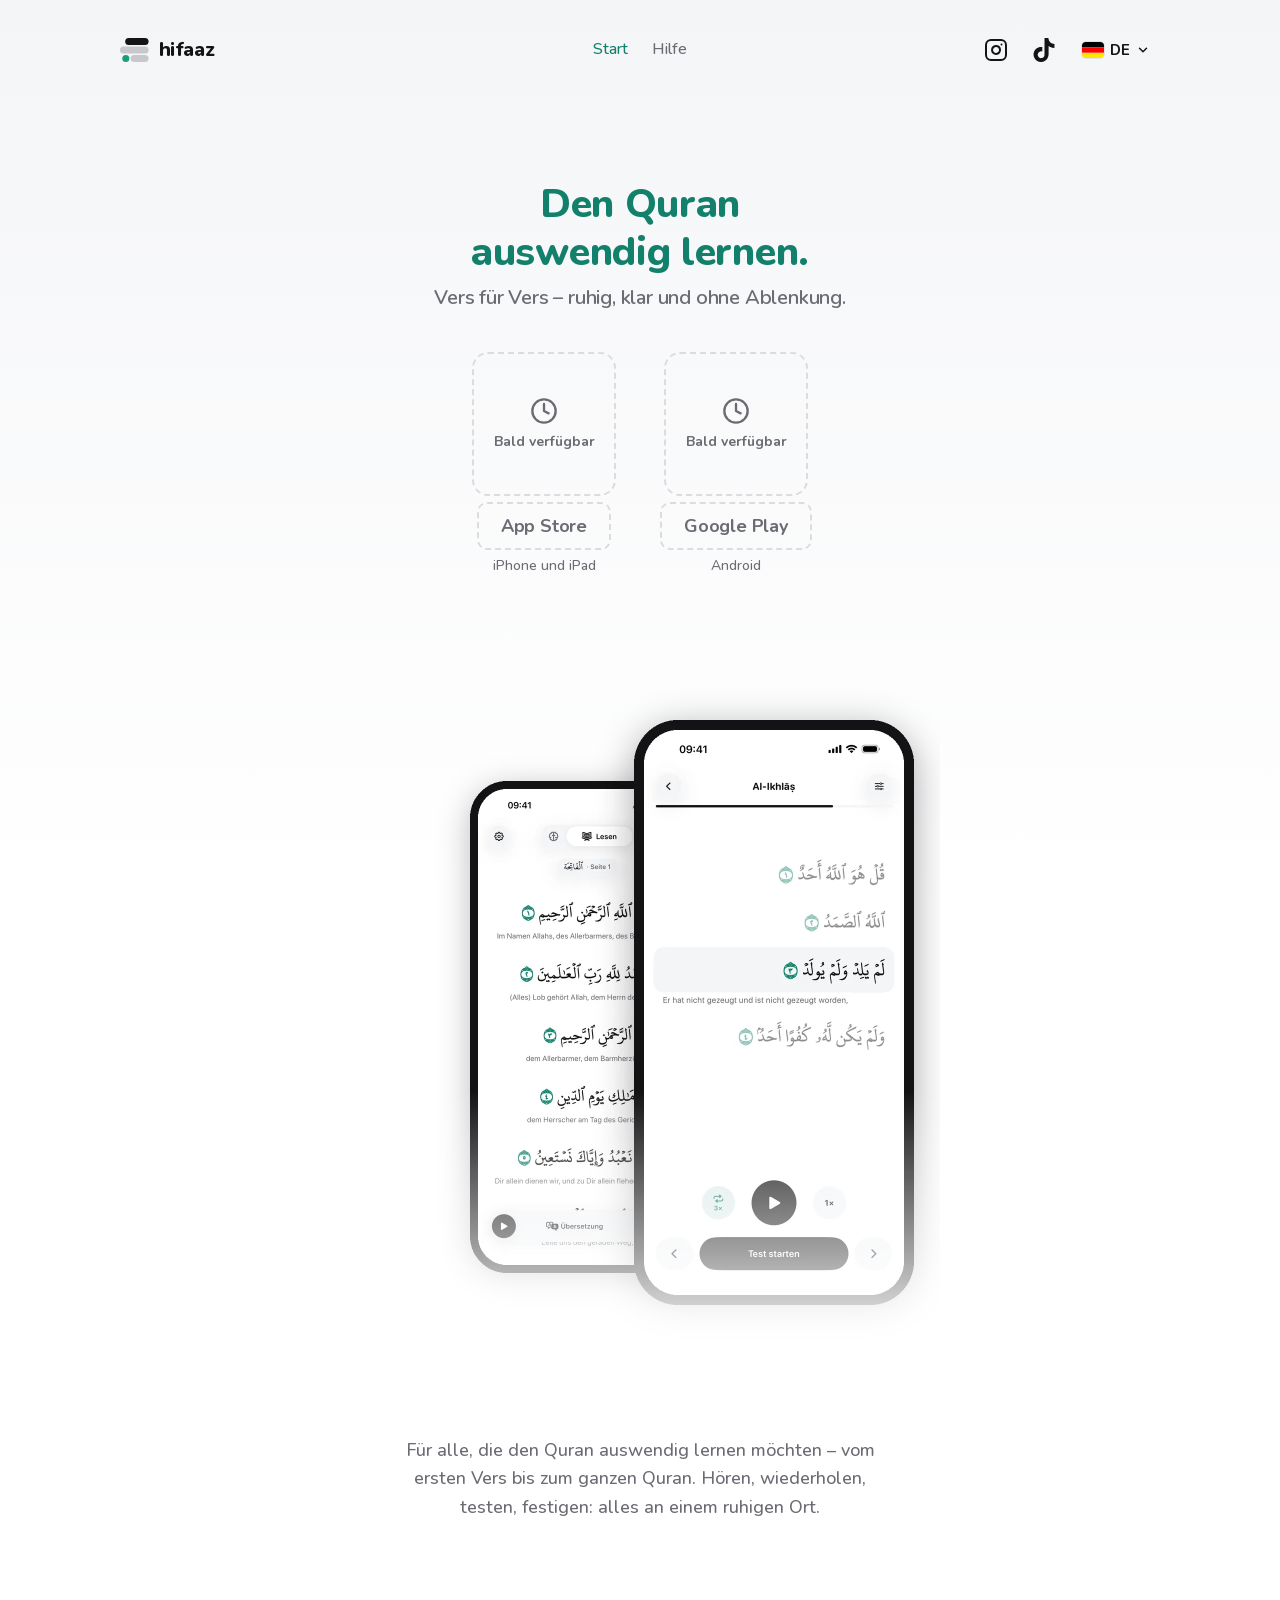
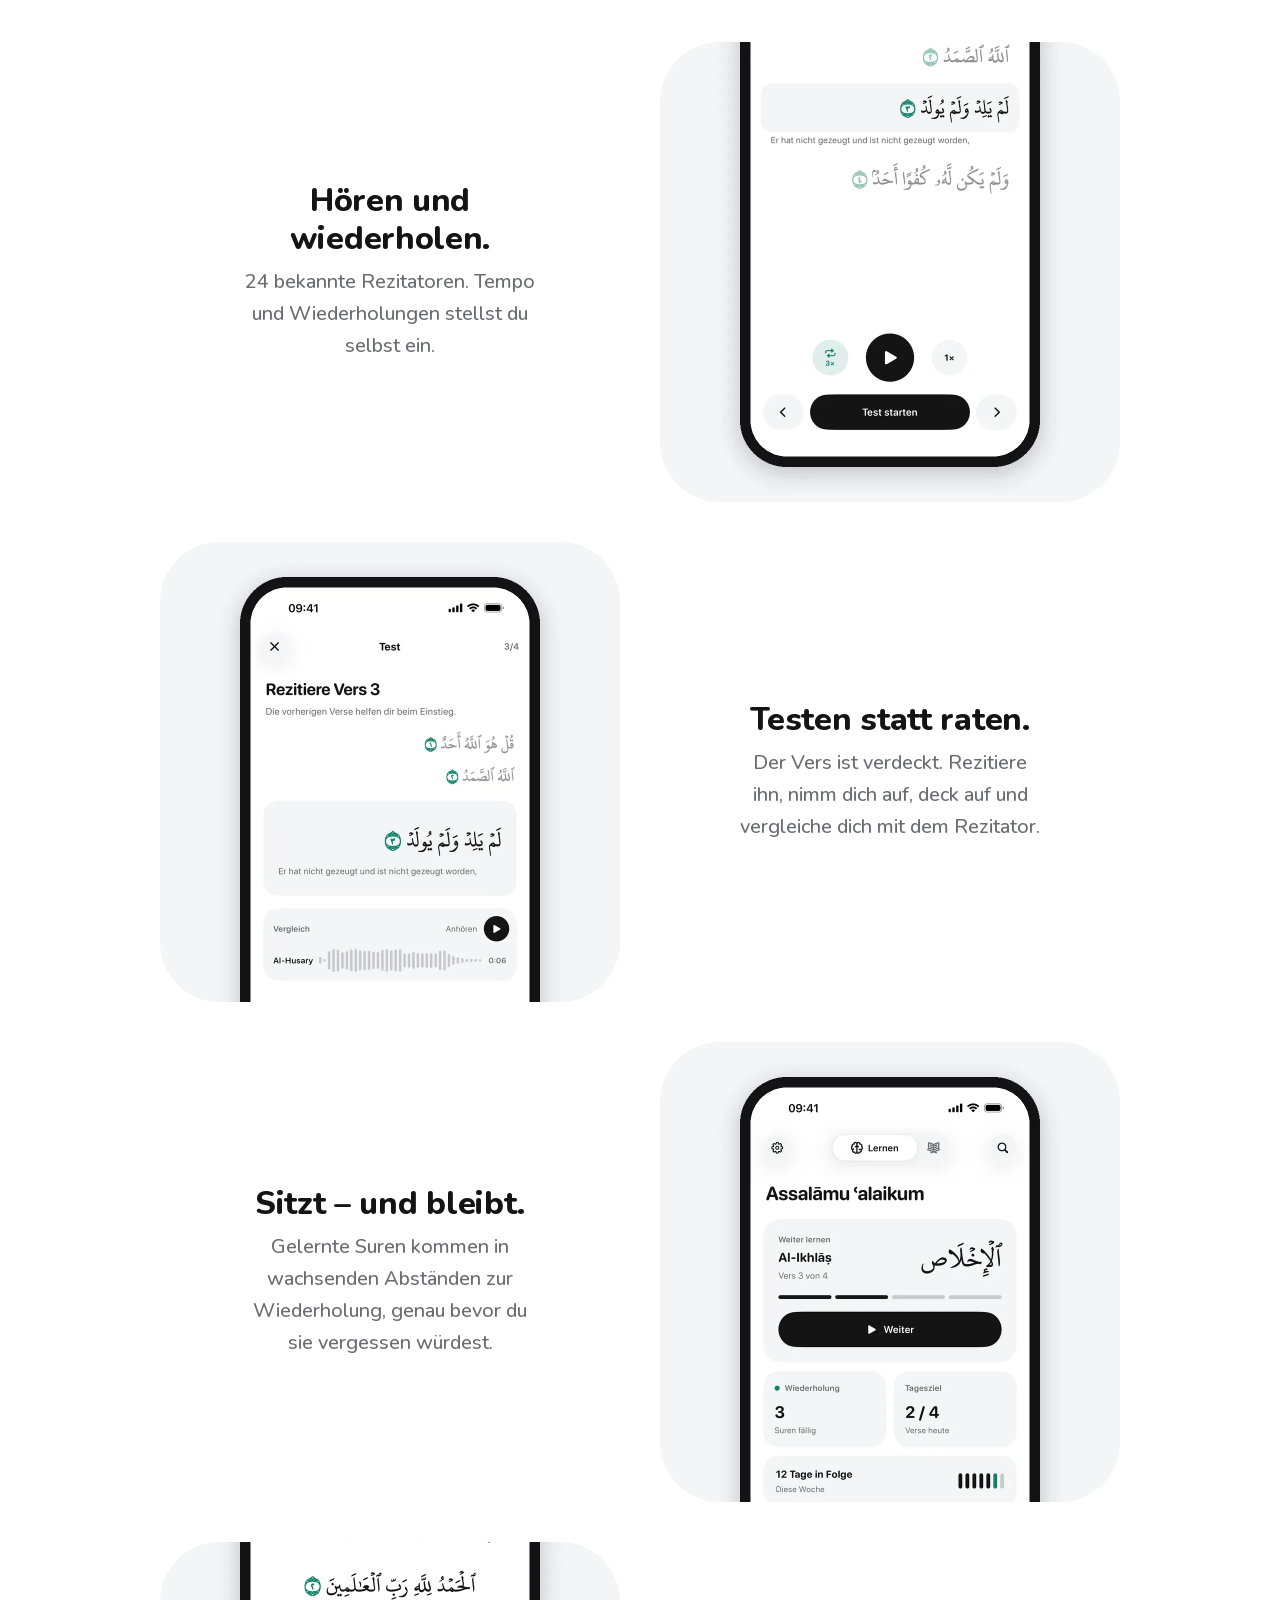
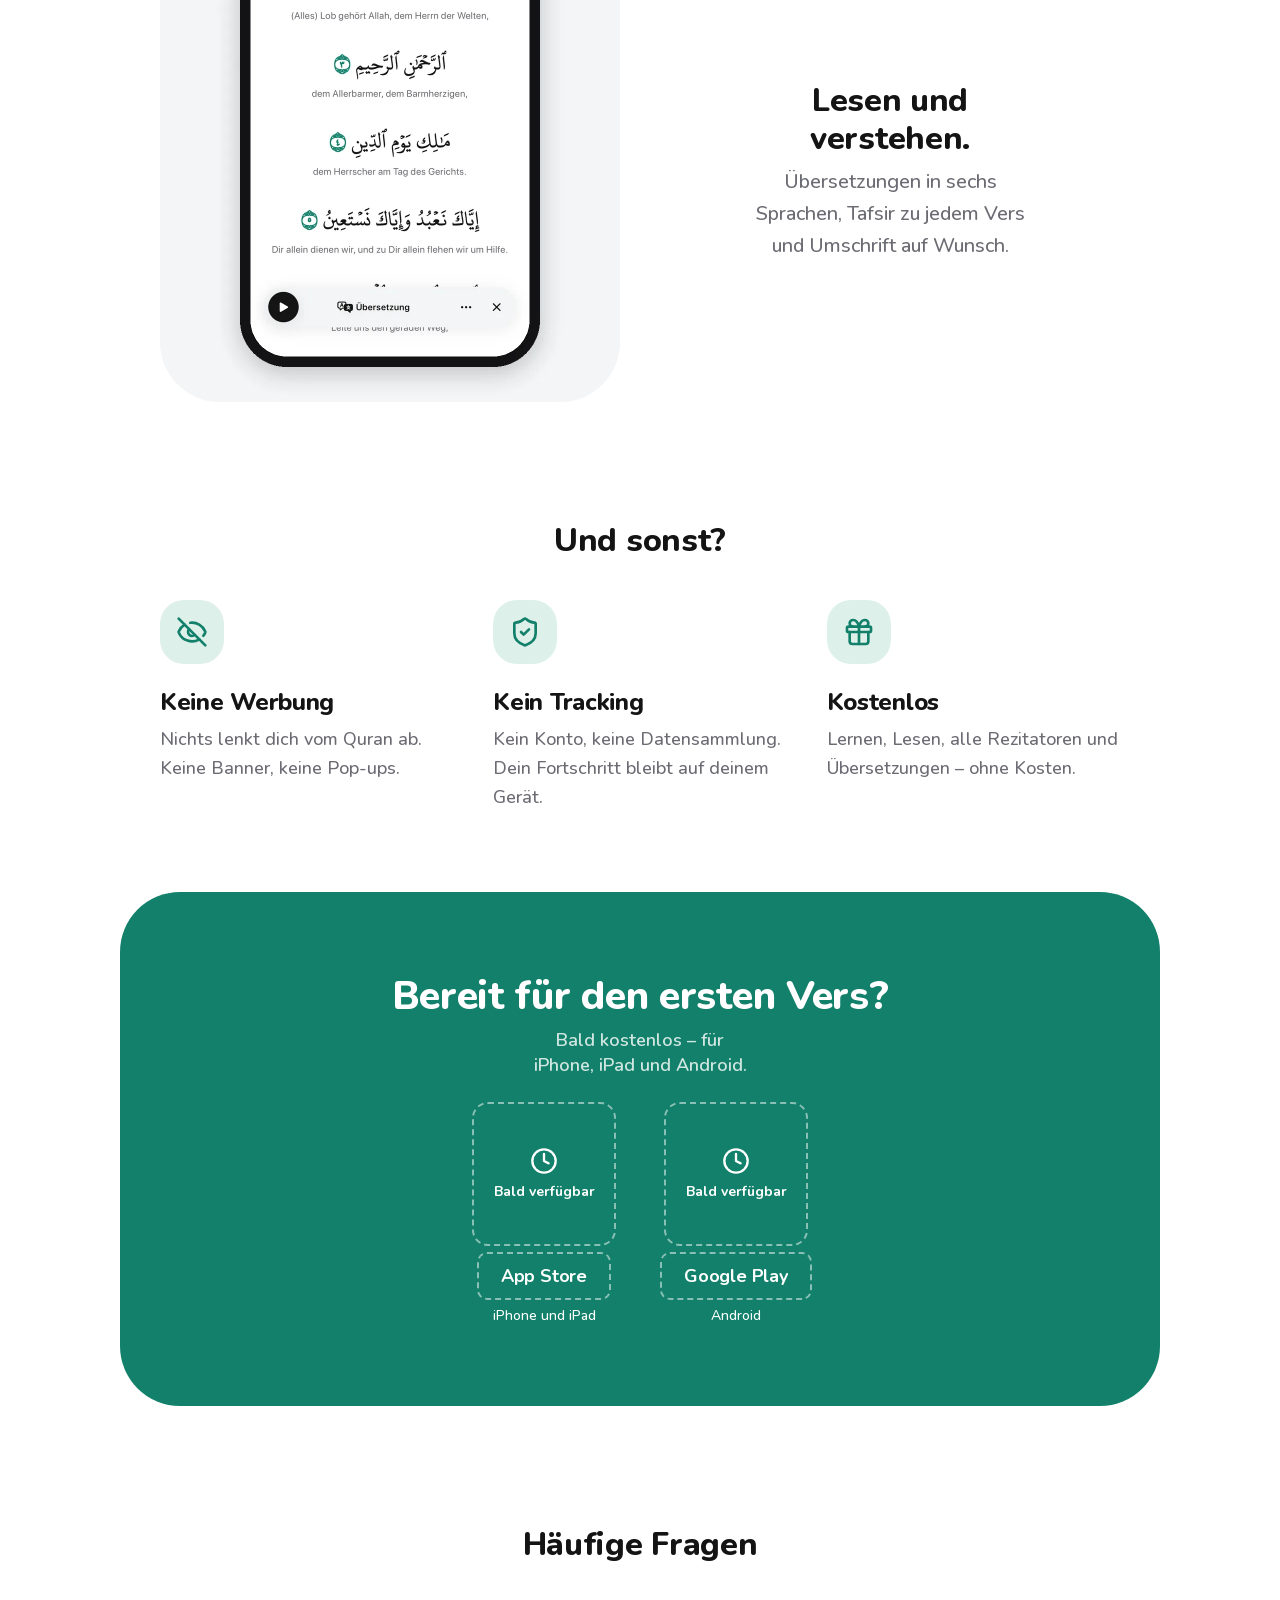
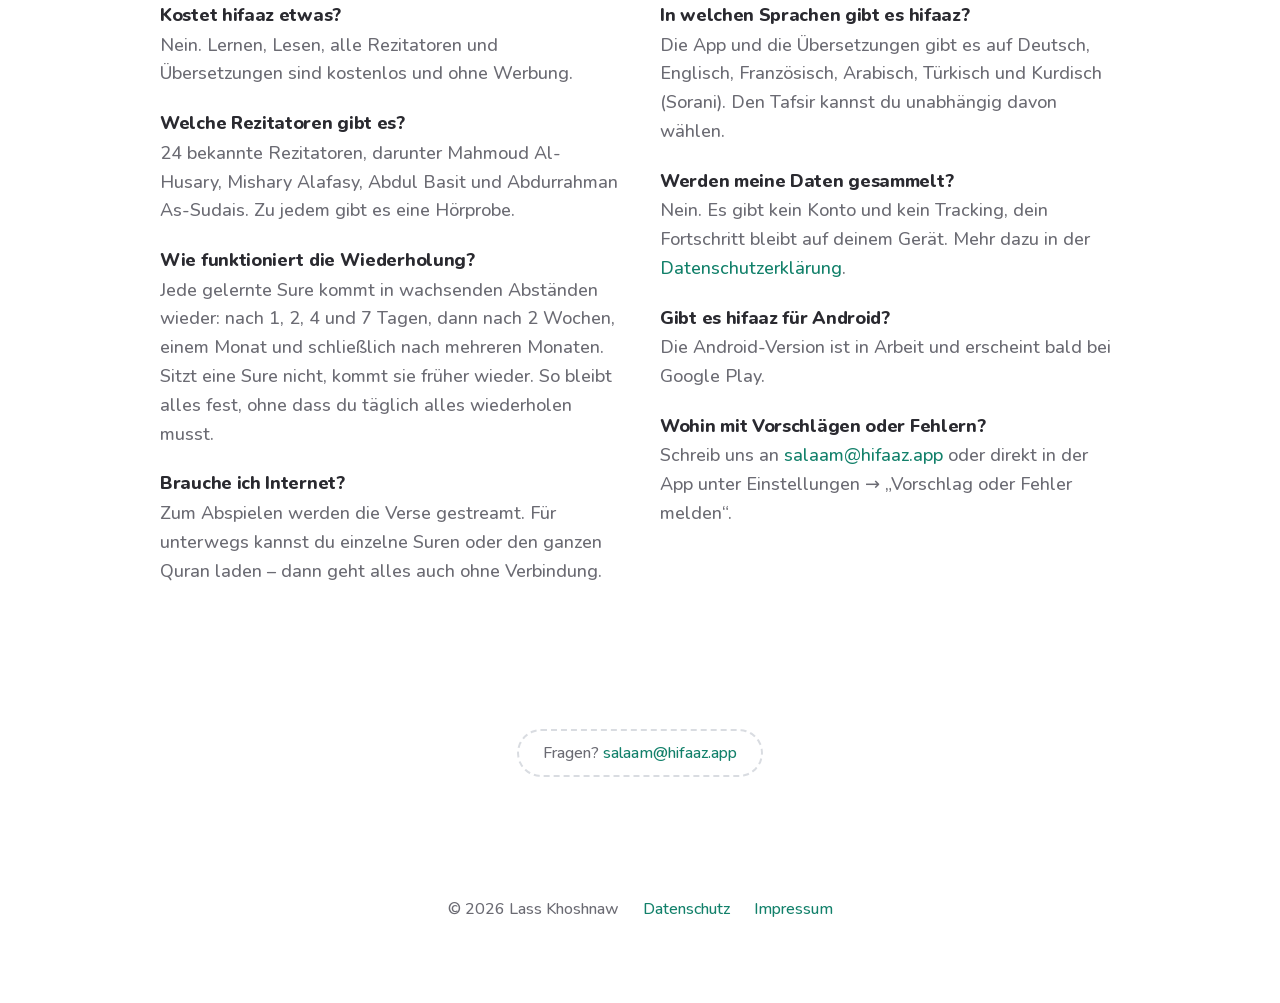
<file: de/index.html>
<!doctype html>
<html lang="de" dir="ltr">
<head>
  <meta charset="utf-8">
  <meta name="viewport" content="width=device-width, initial-scale=1">
  <title>hifaaz – Den Quran auswendig lernen</title>
  <meta name="description" content="hifaaz begleitet dich beim Auswendiglernen des Qurans – ruhig, klar und ohne Ablenkung. Vers für Vers, mit 24 Rezitatoren, Tests und Wiederholungen. Kostenlos und ohne Werbung.">
  <meta name="theme-color" content="#f4f5f7">
  <link rel="canonical" href="https://hifaaz.app/de/">
  <link rel="alternate" hreflang="en" href="https://hifaaz.app/">
  <link rel="alternate" hreflang="de" href="https://hifaaz.app/de/">
  <link rel="alternate" hreflang="fr" href="https://hifaaz.app/fr/">
  <link rel="alternate" hreflang="ar" href="https://hifaaz.app/ar/">
  <link rel="alternate" hreflang="tr" href="https://hifaaz.app/tr/">
  <link rel="alternate" hreflang="ckb" href="https://hifaaz.app/ckb/">
  <link rel="alternate" hreflang="x-default" href="https://hifaaz.app/">
  <meta property="og:type" content="website">
  <meta property="og:url" content="https://hifaaz.app/de/">
  <meta property="og:title" content="hifaaz – Den Quran auswendig lernen">
  <meta property="og:description" content="Vers für Vers – ruhig, klar und ohne Ablenkung. Kostenlos und ohne Werbung.">
  <meta property="og:image" content="https://hifaaz.app/assets/img/de/og.jpg">
  <meta property="og:locale" content="de">
  <meta name="twitter:card" content="summary_large_image">
  <link rel="icon" href="../assets/icons/favicon.svg" type="image/svg+xml">
  <link rel="apple-touch-icon" href="../assets/icons/apple-touch-icon.png">
  <link rel="stylesheet" href="../styles.css">
</head>
<body>
  <!-- Symbole: Lucide (lucide.dev, ISC-Lizenz) -->
  <nav class="nav">
    <div class="container container-large">
      <div class="nav-grid">
        <a class="logo" href="./" aria-label="hifaaz – Startseite">
          <svg viewBox="0 0 619 520" aria-hidden="true"><rect x="231" y="368" width="388" height="152" rx="76" fill="#C8C8CC"/><rect y="184" width="619" height="152" rx="76" fill="#C8C8CC"/><rect x="113" width="506" height="152" rx="76" fill="#141414"/><circle cx="126" cy="444" r="76" fill="#1A9E7A"/></svg>
          <span>hifaaz</span>
        </a>
        <div class="menu">
          <ul>
            <li class="menu-home"><a class="active" aria-current="page" href="./">Start</a></li>
            <li><a href="#faq">Hilfe</a></li>
          </ul>
        </div>
        <div class="nav-end">
          <div class="social">
            <ul>
              <li><a href="https://www.instagram.com/hifaaz.app" target="_blank" rel="noopener" aria-label="Instagram"><svg viewBox="0 0 24 24" fill="none" stroke="currentColor" stroke-width="2" stroke-linecap="round" stroke-linejoin="round" aria-hidden="true"><rect x="2" y="2" width="20" height="20" rx="5"/><path d="M16 11.37A4 4 0 1 1 12.63 8 4 4 0 0 1 16 11.37z"/><path d="M17.5 6.5h.01"/></svg></a></li>
              <li><a href="https://www.tiktok.com/@hifaaz.app" target="_blank" rel="noopener" aria-label="TikTok"><svg viewBox="0 0 24 24" fill="currentColor" aria-hidden="true"><path d="M12.53.02c1.31-.02 2.61-.01 3.91-.02.08 1.53.63 3.09 1.75 4.17 1.12 1.11 2.7 1.62 4.24 1.79v4.03c-1.44-.05-2.89-.35-4.2-.97-.57-.26-1.1-.59-1.62-.93-.01 2.92.01 5.84-.02 8.75-.08 1.4-.54 2.79-1.35 3.94-1.31 1.92-3.58 3.17-5.91 3.21-1.43.08-2.86-.31-4.08-1.03-2.02-1.19-3.44-3.37-3.65-5.71-.02-.5-.03-1-.01-1.49.18-1.9 1.12-3.72 2.58-4.96 1.66-1.44 3.98-2.13 6.15-1.72.02 1.48-.04 2.96-.04 4.44-.99-.32-2.15-.23-3.02.37-.63.41-1.11 1.04-1.36 1.75-.21.51-.15 1.07-.14 1.61.24 1.64 1.82 3.02 3.5 2.87 1.12-.01 2.19-.66 2.77-1.61.19-.33.4-.67.41-1.06.1-1.79.06-3.57.07-5.36.01-4.03-.01-8.05.02-12.07z"/></svg></a></li>
            </ul>
          </div>
          <details class="lang">
            <summary aria-label="Sprache: Deutsch">
              <img class="flag" src="../assets/icons/flags/de.svg" alt="" width="22" height="16">
              <span class="lang-code">DE</span>
              <svg class="chev" viewBox="0 0 24 24" aria-hidden="true"><path d="m6 9 6 6 6-6"/></svg>
            </summary>
            <ul class="lang-menu">
              <li><a href="../" hreflang="en">
                <img class="flag" src="../assets/icons/flags/en.svg" alt="" width="22" height="16">
                <span lang="en" dir="ltr">English</span>
              </a></li>
              <li><a href="./" hreflang="de" aria-current="true">
                <img class="flag" src="../assets/icons/flags/de.svg" alt="" width="22" height="16">
                <span lang="de" dir="ltr">Deutsch</span>
                <svg class="check" viewBox="0 0 24 24" aria-hidden="true"><path d="M20 6 9 17l-5-5"/></svg>
              </a></li>
              <li><a href="../fr/" hreflang="fr">
                <img class="flag" src="../assets/icons/flags/fr.svg" alt="" width="22" height="16">
                <span lang="fr" dir="ltr">Français</span>
              </a></li>
              <li><a href="../ar/" hreflang="ar">
                <img class="flag" src="../assets/icons/flags/ar.svg" alt="" width="22" height="16">
                <span lang="ar" dir="rtl">العربية</span>
              </a></li>
              <li><a href="../tr/" hreflang="tr">
                <img class="flag" src="../assets/icons/flags/tr.svg" alt="" width="22" height="16">
                <span lang="tr" dir="ltr">Türkçe</span>
              </a></li>
              <li><a href="../ckb/" hreflang="ckb">
                <img class="flag" src="../assets/icons/flags/ckb.svg" alt="" width="22" height="16">
                <span lang="ckb" dir="rtl">کوردی (سۆرانی)</span>
              </a></li>
            </ul>
          </details>
        </div>
      </div>
    </div>
  </nav>

  <main>
    <header class="header">
      <div class="container">
        <div class="title">
          <h1>Den Quran auswendig lernen.</h1>
          <span class="post">Vers für Vers – ruhig, klar und ohne Ablenkung.</span>
        </div>

          <div class="stores">

            <div class="store store-soon">
              <div class="qr soon">
                <svg viewBox="0 0 24 24" aria-hidden="true"><circle cx="12" cy="12" r="10"/><path d="M12 6v6l4 2"/></svg>
                <span>Bald verfügbar</span>
              </div>
              <span class="badge soon" dir="ltr">App Store</span>
              <span class="requires">iPhone und iPad</span>
            </div>

            <div class="store store-soon">
              <div class="qr soon">
                <svg viewBox="0 0 24 24" aria-hidden="true"><circle cx="12" cy="12" r="10"/><path d="M12 6v6l4 2"/></svg>
                <span>Bald verfügbar</span>
              </div>
              <span class="badge soon" dir="ltr">Google Play</span>
              <span class="requires">Android</span>
            </div>
          </div>
      </div>
    </header>

    <section class="preview-section">
      <div class="container preview">
        <img src="../assets/img/de/hero.webp" alt="hifaaz auf dem iPhone: Lernansicht und Leseansicht" width="1200" height="1400">
      </div>
    </section>

    <section class="note">
      <div class="container">
        <p>Für alle, die den Quran auswendig lernen möchten – vom ersten Vers bis zum ganzen Quran. Hören, wiederholen, testen, festigen: alles an einem ruhigen Ort.</p>
      </div>
    </section>

    <section class="features">
      <div class="container container-large">
        <div class="feature-list">
          <div class="feature reverse">
            <figure class="image"><img src="../assets/img/de/feature-1.webp" alt="Lernansicht mit Wiederholen und Tempo" width="920" height="920" loading="lazy"></figure>
            <div class="text">
              <h2>Hören und wiederholen.</h2>
              <p>24 bekannte Rezitatoren. Tempo und Wiederholungen stellst du selbst ein.</p>
            </div>
          </div>
          <div class="feature">
            <figure class="image"><img src="../assets/img/de/feature-2.webp" alt="Test mit verdecktem Vers und Vergleich der Aufnahme" width="920" height="920" loading="lazy"></figure>
            <div class="text">
              <h2>Testen statt raten.</h2>
              <p>Der Vers ist verdeckt. Rezitiere ihn, nimm dich auf, deck auf und vergleiche dich mit dem Rezitator.</p>
            </div>
          </div>
          <div class="feature reverse">
            <figure class="image"><img src="../assets/img/de/feature-3.webp" alt="Startseite mit Tagesziel und fälligen Wiederholungen" width="920" height="920" loading="lazy"></figure>
            <div class="text">
              <h2>Sitzt – und bleibt.</h2>
              <p>Gelernte Suren kommen in wachsenden Abständen zur Wiederholung, genau bevor du sie vergessen würdest.</p>
            </div>
          </div>
          <div class="feature">
            <figure class="image"><img src="../assets/img/de/feature-4.webp" alt="Leseansicht mit Übersetzung" width="920" height="920" loading="lazy"></figure>
            <div class="text">
              <h2>Lesen und verstehen.</h2>
              <p>Übersetzungen in sechs Sprachen, Tafsir zu jedem Vers und Umschrift auf Wunsch.</p>
            </div>
          </div>
        </div>
      </div>
    </section>

    <section class="values">
      <div class="container container-large">
        <div class="title title-large"><h2>Und sonst?</h2></div>
        <div class="value-list">
          <div class="value">
            <figure class="icon"><svg viewBox="0 0 24 24" aria-hidden="true"><path d="M10.73 5.08a10.74 10.74 0 0 1 11.2 6.57 1 1 0 0 1 0 .7 10.75 10.75 0 0 1-1.44 2.49"/><path d="M14.08 14.16a3 3 0 0 1-4.24-4.24"/><path d="M17.48 17.5a10.75 10.75 0 0 1-15.42-5.15 1 1 0 0 1 0-.7 10.75 10.75 0 0 1 4.45-5.14"/><path d="m2 2 20 20"/></svg></figure>
            <div class="text">
              <h3>Keine Werbung</h3>
              <p>Nichts lenkt dich vom Quran ab. Keine Banner, keine Pop-ups.</p>
            </div>
          </div>
          <div class="value">
            <figure class="icon"><svg viewBox="0 0 24 24" aria-hidden="true"><path d="M20 13c0 5-3.5 7.5-7.66 8.95a1 1 0 0 1-.67-.01C7.5 20.5 4 18 4 13V6a1 1 0 0 1 1-1c2 0 4.5-1.2 6.24-2.72a1.17 1.17 0 0 1 1.52 0C14.51 3.81 17 5 19 5a1 1 0 0 1 1 1z"/><path d="m9 12 2 2 4-4"/></svg></figure>
            <div class="text">
              <h3>Kein Tracking</h3>
              <p>Kein Konto, keine Datensammlung. Dein Fortschritt bleibt auf deinem Gerät.</p>
            </div>
          </div>
          <div class="value">
            <figure class="icon"><svg viewBox="0 0 24 24" aria-hidden="true"><rect x="3" y="8" width="18" height="4" rx="1"/><path d="M12 8v13"/><path d="M19 12v7a2 2 0 0 1-2 2H7a2 2 0 0 1-2-2v-7"/><path d="M7.5 8a2.5 2.5 0 0 1 0-5A4.8 8 0 0 1 12 8a4.8 8 0 0 1 4.5-5 2.5 2.5 0 0 1 0 5"/></svg></figure>
            <div class="text">
              <h3>Kostenlos</h3>
              <p>Lernen, Lesen, alle Rezitatoren und Übersetzungen – ohne Kosten.</p>
            </div>
          </div>
        </div>
      </div>
    </section>

    <section class="download">
      <div class="container container-large">
        <div class="download-card">
          <div class="title">
            <h2>Bereit für den ersten Vers?</h2>
            <span class="post">Bald kostenlos – für iPhone, iPad und Android.</span>
          </div>

          <div class="stores">

            <div class="store store-soon">
              <div class="qr soon">
                <svg viewBox="0 0 24 24" aria-hidden="true"><circle cx="12" cy="12" r="10"/><path d="M12 6v6l4 2"/></svg>
                <span>Bald verfügbar</span>
              </div>
              <span class="badge soon" dir="ltr">App Store</span>
              <span class="requires">iPhone und iPad</span>
            </div>

            <div class="store store-soon">
              <div class="qr soon">
                <svg viewBox="0 0 24 24" aria-hidden="true"><circle cx="12" cy="12" r="10"/><path d="M12 6v6l4 2"/></svg>
                <span>Bald verfügbar</span>
              </div>
              <span class="badge soon" dir="ltr">Google Play</span>
              <span class="requires">Android</span>
            </div>
          </div>
        </div>
      </div>
    </section>

    <section class="faq" id="faq">
      <div class="container container-large">
        <div class="title title-large"><h2>Häufige Fragen</h2></div>
        <ul class="faq-list">
          <li>
            <h3>Kostet hifaaz etwas?</h3>
            <p>Nein. Lernen, Lesen, alle Rezitatoren und Übersetzungen sind kostenlos und ohne Werbung.</p>
          </li>
          <li>
            <h3>Welche Rezitatoren gibt es?</h3>
            <p>24 bekannte Rezitatoren, darunter Mahmoud Al-Husary, Mishary Alafasy, Abdul Basit und Abdurrahman As-Sudais. Zu jedem gibt es eine Hörprobe.</p>
          </li>
          <li>
            <h3>Wie funktioniert die Wiederholung?</h3>
            <p>Jede gelernte Sure kommt in wachsenden Abständen wieder: nach 1, 2, 4 und 7 Tagen, dann nach 2 Wochen, einem Monat und schließlich nach mehreren Monaten. Sitzt eine Sure nicht, kommt sie früher wieder. So bleibt alles fest, ohne dass du täglich alles wiederholen musst.</p>
          </li>
          <li>
            <h3>Brauche ich Internet?</h3>
            <p>Zum Abspielen werden die Verse gestreamt. Für unterwegs kannst du einzelne Suren oder den ganzen Quran laden – dann geht alles auch ohne Verbindung.</p>
          </li>
          <li>
            <h3>In welchen Sprachen gibt es hifaaz?</h3>
            <p>Die App und die Übersetzungen gibt es auf Deutsch, Englisch, Französisch, Arabisch, Türkisch und Kurdisch (Sorani). Den Tafsir kannst du unabhängig davon wählen.</p>
          </li>
          <li>
            <h3>Werden meine Daten gesammelt?</h3>
            <p>Nein. Es gibt kein Konto und kein Tracking, dein Fortschritt bleibt auf deinem Gerät. Mehr dazu in der <a href="../datenschutz/">Datenschutzerklärung</a>.</p>
          </li>
          <li>
            <h3>Gibt es hifaaz für Android?</h3>
            <p>Die Android-Version ist in Arbeit und erscheint bald bei Google Play.</p>
          </li>
          <li>
            <h3>Wohin mit Vorschlägen oder Fehlern?</h3>
            <p>Schreib uns an <a href="mailto:salaam@hifaaz.app">salaam@hifaaz.app</a> oder direkt in der App unter Einstellungen → „Vorschlag oder Fehler melden“.</p>
          </li>
        </ul>
      </div>
    </section>

    <section class="contact">
      <div class="container">
        <span class="contact-button">Fragen? <a href="mailto:salaam@hifaaz.app">salaam@hifaaz.app</a></span>
      </div>
    </section>
  </main>

  <footer class="footer">
    <div class="container">
      <p><span dir="ltr">© 2026 Lass Khoshnaw</span></p>
      <p><a href="../datenschutz/">Datenschutz</a></p>
      <p><a href="../impressum/">Impressum</a></p>
    </div>
  </footer>
  <script>
    // Sprachauswahl schließen: Klick daneben oder Escape.
    document.addEventListener('click', e => {
      document.querySelectorAll('details.lang[open]').forEach(d => { if (!d.contains(e.target)) d.open = false })
    })
    document.addEventListener('keydown', e => {
      if (e.key !== 'Escape') return
      document.querySelectorAll('details.lang[open]').forEach(d => { d.open = false; d.querySelector('summary').focus() })
    })
  </script>
</body>
</html>
</file>
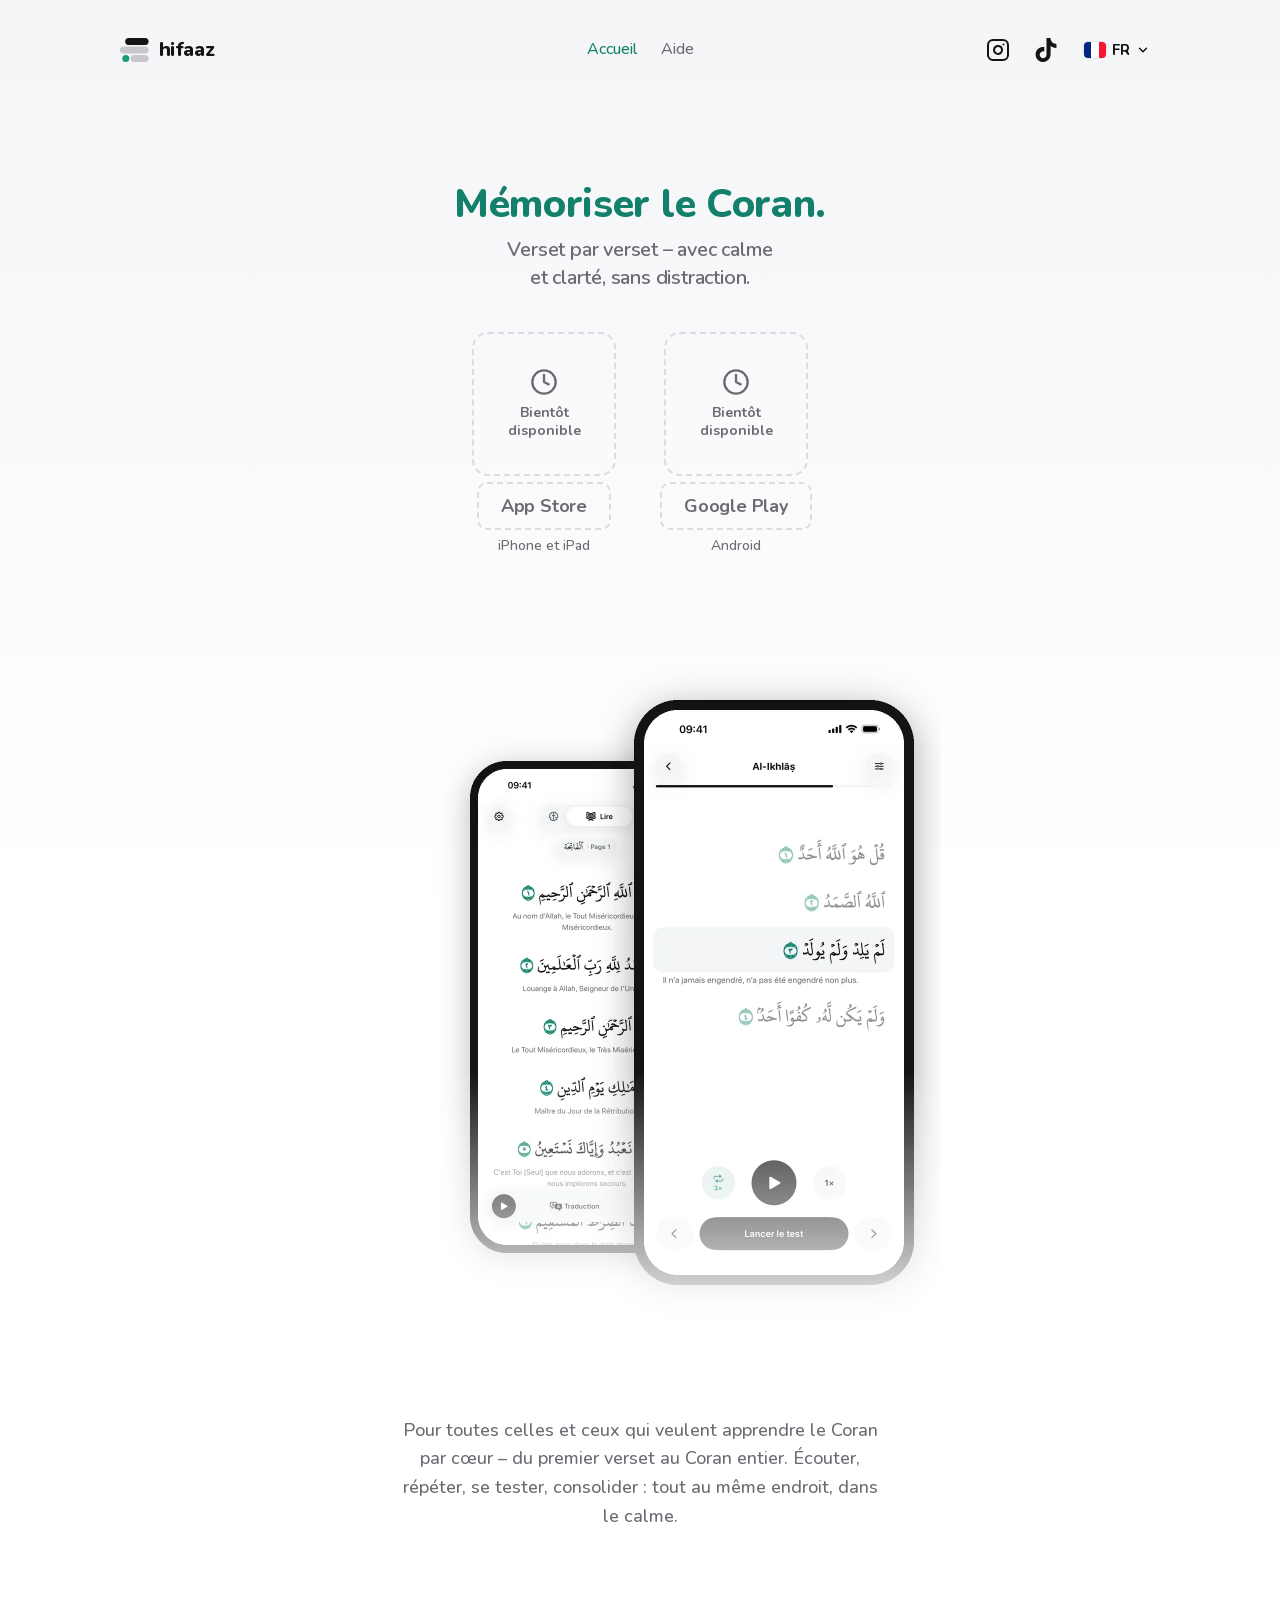
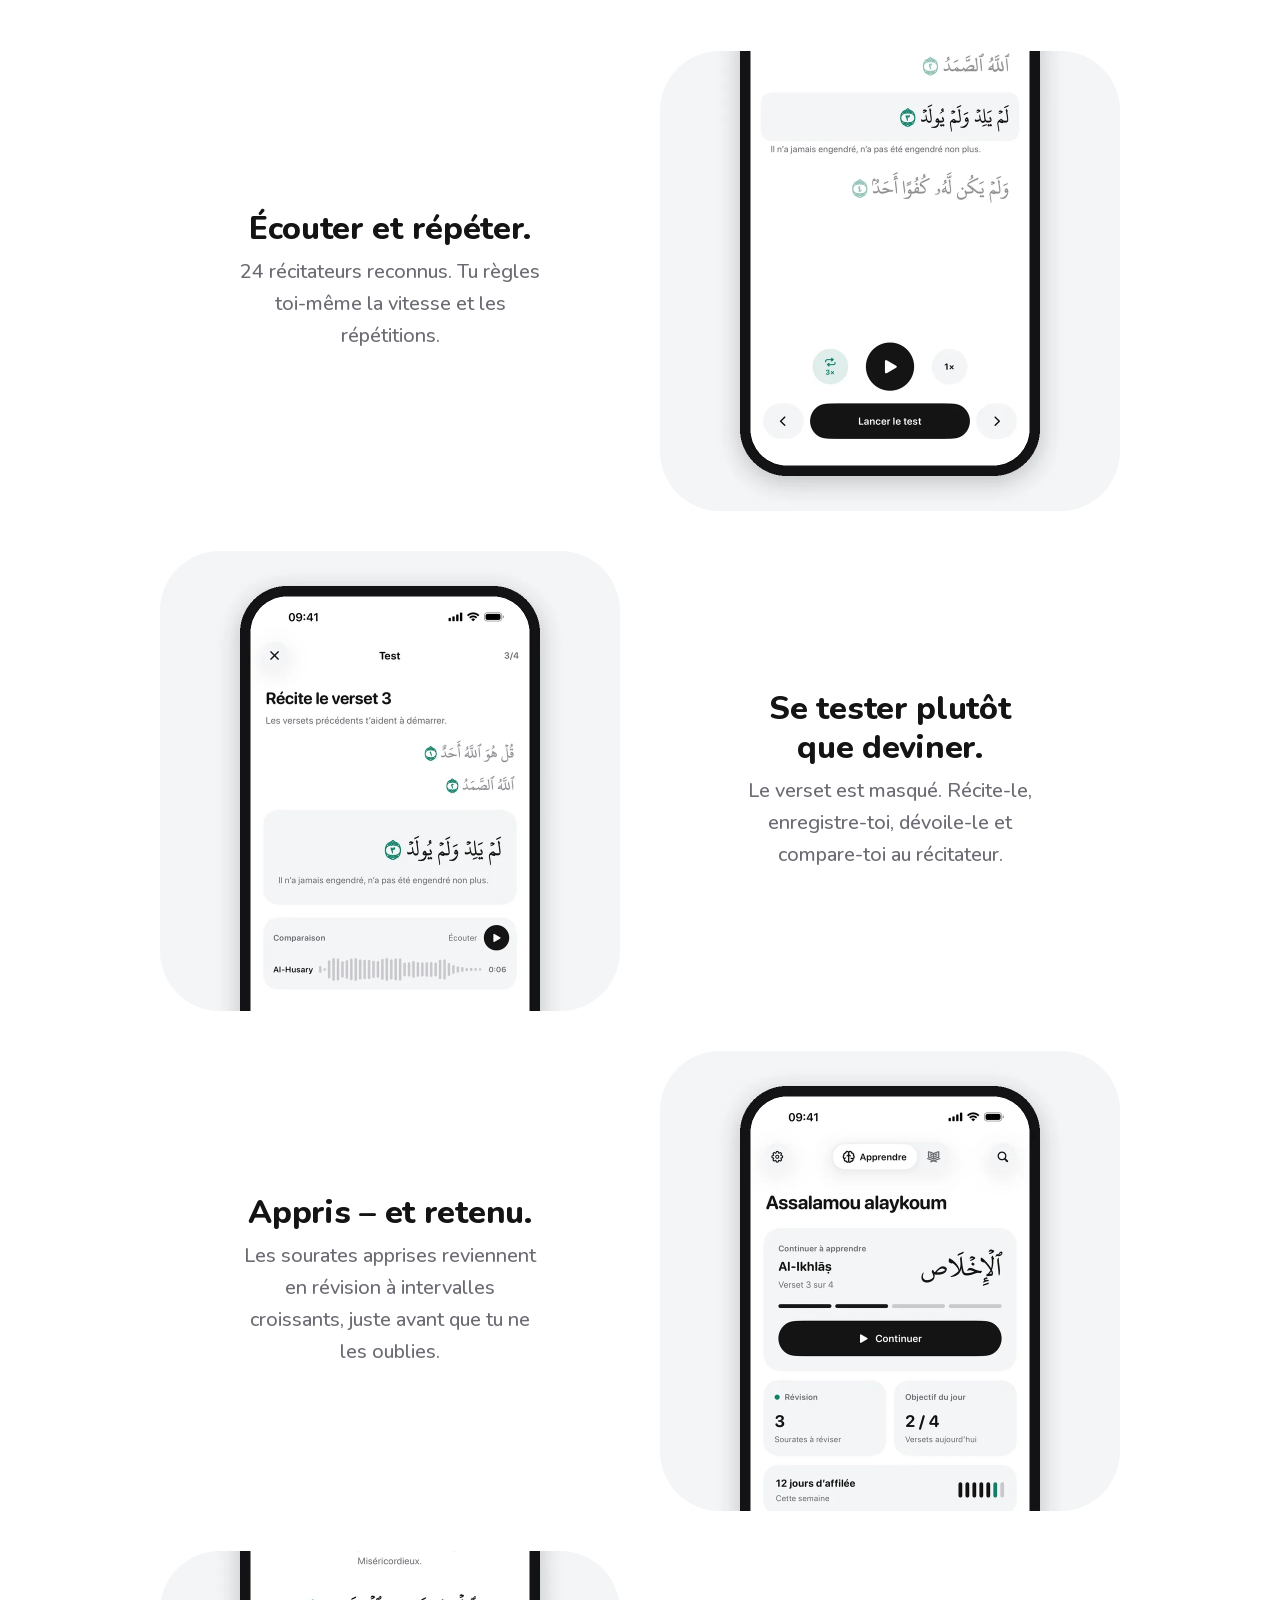
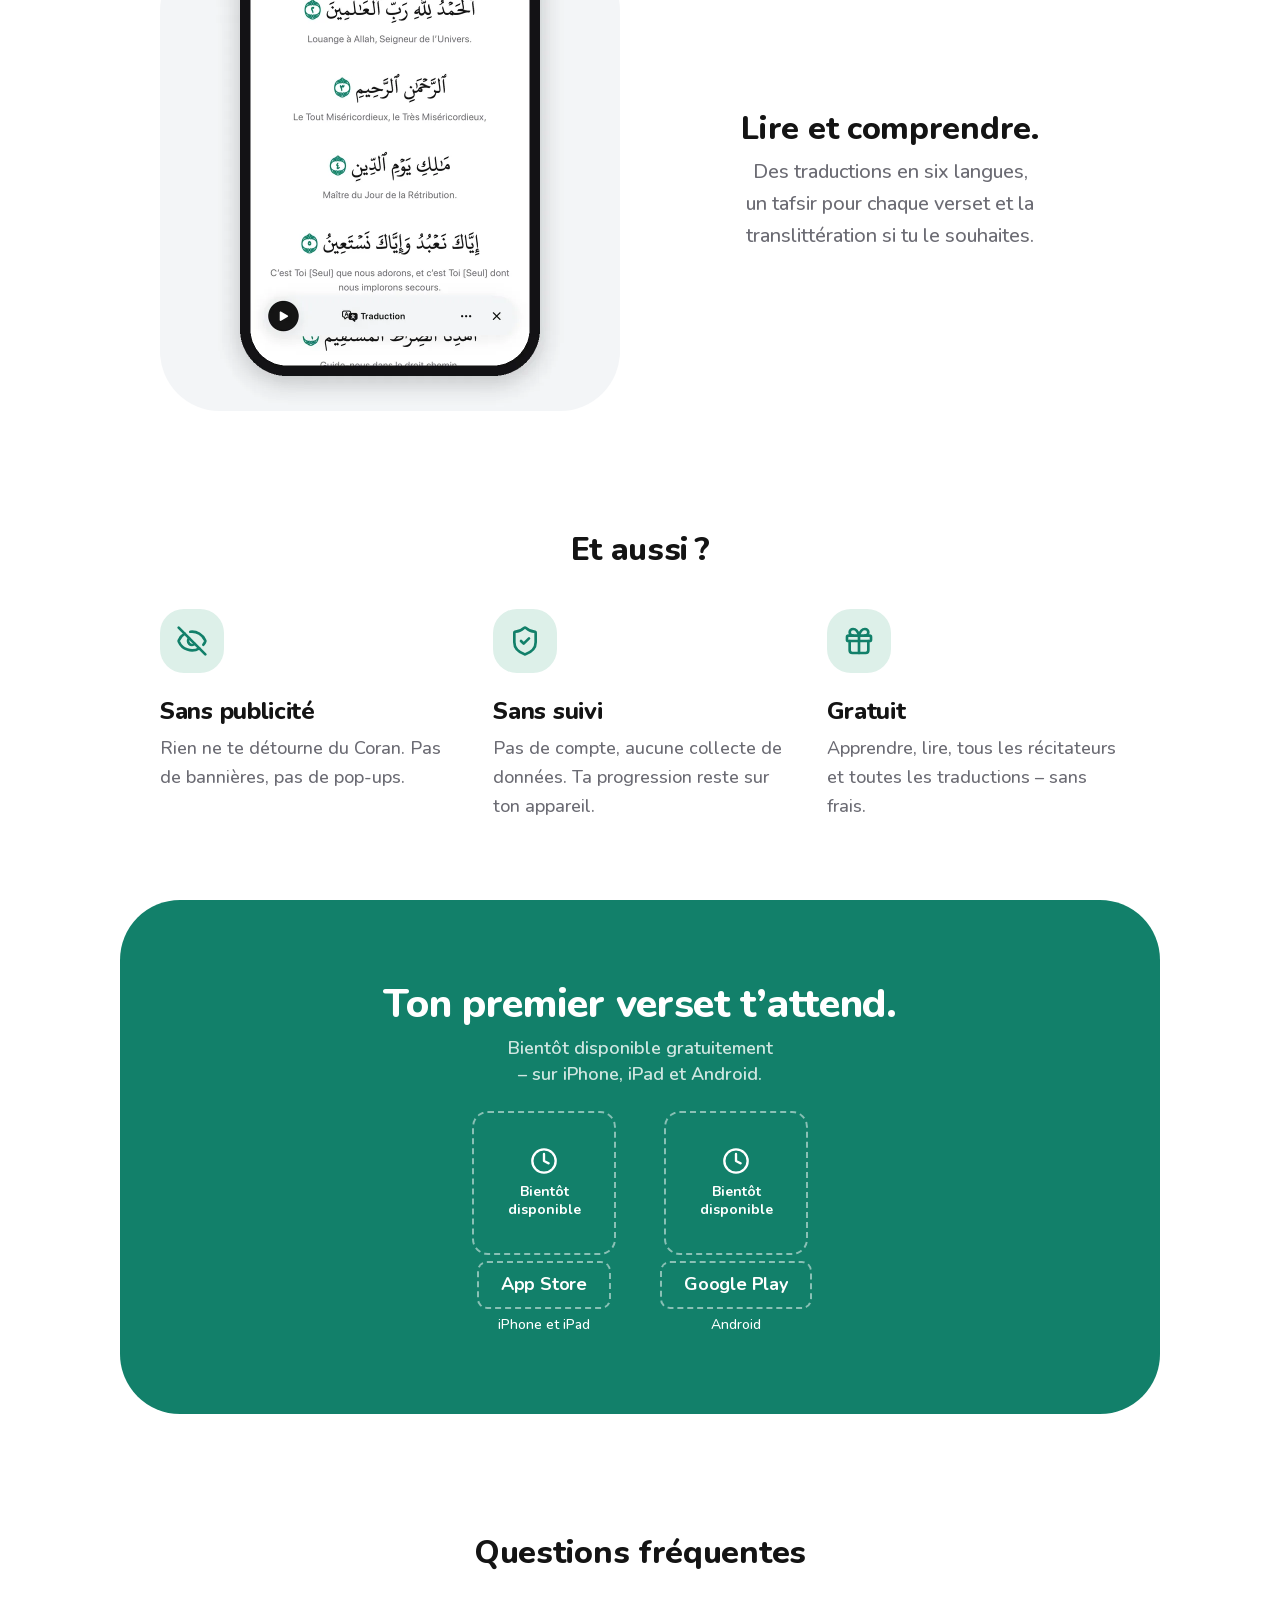
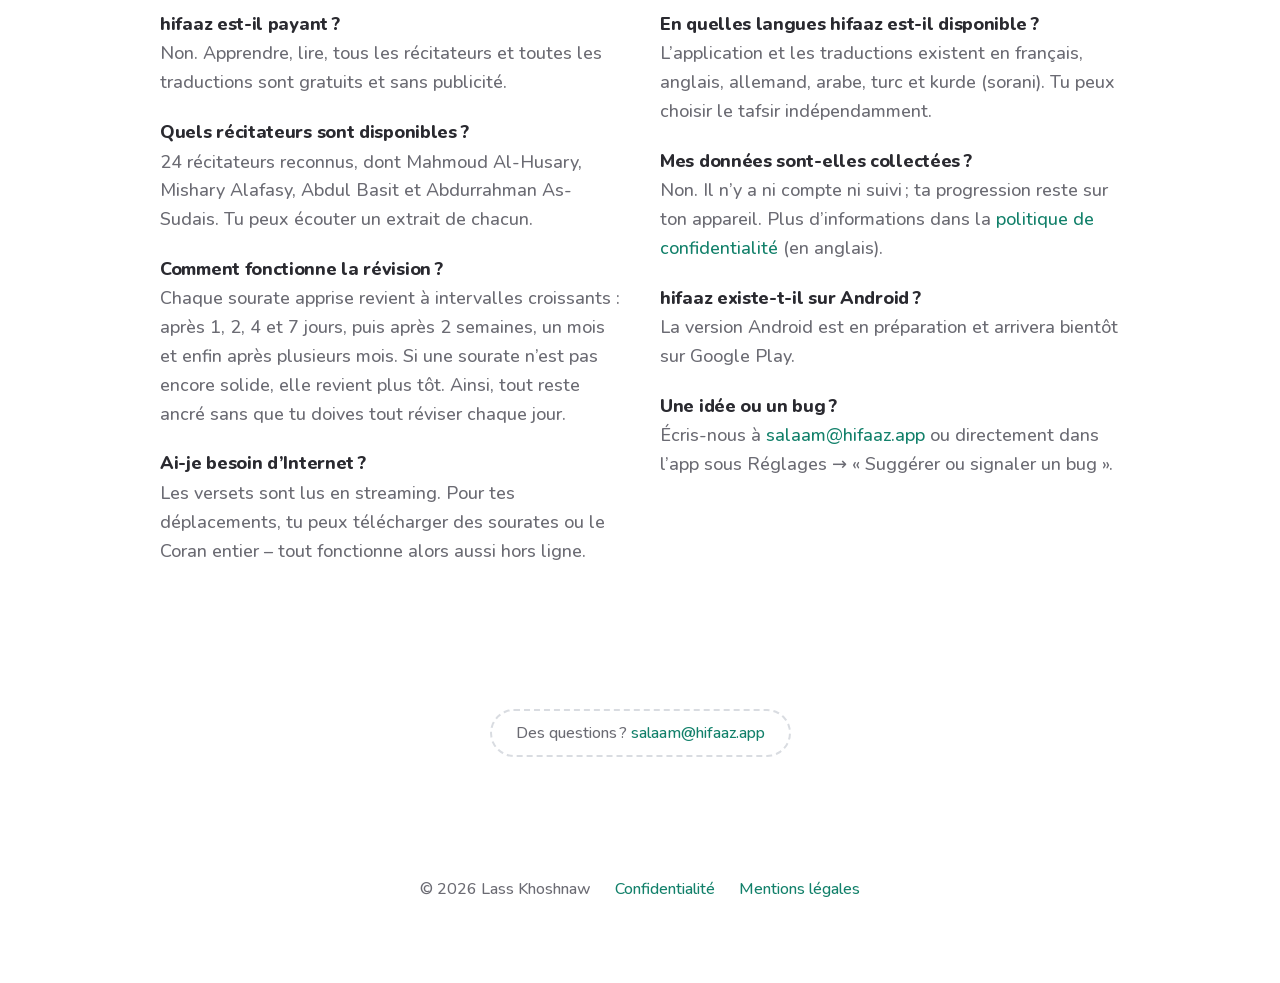
<file: fr/index.html>
<!doctype html>
<html lang="fr" dir="ltr">
<head>
  <meta charset="utf-8">
  <meta name="viewport" content="width=device-width, initial-scale=1">
  <title>hifaaz – Mémoriser le Coran</title>
  <meta name="description" content="hifaaz t’accompagne dans la mémorisation du Coran – avec calme et clarté, sans distraction. Verset par verset, avec 24 récitateurs, des tests et des révisions. Gratuit et sans publicité.">
  <meta name="theme-color" content="#f4f5f7">
  <link rel="canonical" href="https://hifaaz.app/fr/">
  <link rel="alternate" hreflang="en" href="https://hifaaz.app/">
  <link rel="alternate" hreflang="de" href="https://hifaaz.app/de/">
  <link rel="alternate" hreflang="fr" href="https://hifaaz.app/fr/">
  <link rel="alternate" hreflang="ar" href="https://hifaaz.app/ar/">
  <link rel="alternate" hreflang="tr" href="https://hifaaz.app/tr/">
  <link rel="alternate" hreflang="ckb" href="https://hifaaz.app/ckb/">
  <link rel="alternate" hreflang="x-default" href="https://hifaaz.app/">
  <meta property="og:type" content="website">
  <meta property="og:url" content="https://hifaaz.app/fr/">
  <meta property="og:title" content="hifaaz – Mémoriser le Coran">
  <meta property="og:description" content="Verset par verset – avec calme et clarté, sans distraction. Gratuit et sans publicité.">
  <meta property="og:image" content="https://hifaaz.app/assets/img/fr/og.jpg">
  <meta property="og:locale" content="fr">
  <meta name="twitter:card" content="summary_large_image">
  <link rel="icon" href="../assets/icons/favicon.svg" type="image/svg+xml">
  <link rel="apple-touch-icon" href="../assets/icons/apple-touch-icon.png">
  <link rel="stylesheet" href="../styles.css">
</head>
<body>
  <!-- Symbole: Lucide (lucide.dev, ISC-Lizenz) -->
  <nav class="nav">
    <div class="container container-large">
      <div class="nav-grid">
        <a class="logo" href="./" aria-label="hifaaz – accueil">
          <svg viewBox="0 0 619 520" aria-hidden="true"><rect x="231" y="368" width="388" height="152" rx="76" fill="#C8C8CC"/><rect y="184" width="619" height="152" rx="76" fill="#C8C8CC"/><rect x="113" width="506" height="152" rx="76" fill="#141414"/><circle cx="126" cy="444" r="76" fill="#1A9E7A"/></svg>
          <span>hifaaz</span>
        </a>
        <div class="menu">
          <ul>
            <li class="menu-home"><a class="active" aria-current="page" href="./">Accueil</a></li>
            <li><a href="#faq">Aide</a></li>
          </ul>
        </div>
        <div class="nav-end">
          <div class="social">
            <ul>
              <li><a href="https://www.instagram.com/hifaaz.app" target="_blank" rel="noopener" aria-label="Instagram"><svg viewBox="0 0 24 24" fill="none" stroke="currentColor" stroke-width="2" stroke-linecap="round" stroke-linejoin="round" aria-hidden="true"><rect x="2" y="2" width="20" height="20" rx="5"/><path d="M16 11.37A4 4 0 1 1 12.63 8 4 4 0 0 1 16 11.37z"/><path d="M17.5 6.5h.01"/></svg></a></li>
              <li><a href="https://www.tiktok.com/@hifaaz.app" target="_blank" rel="noopener" aria-label="TikTok"><svg viewBox="0 0 24 24" fill="currentColor" aria-hidden="true"><path d="M12.53.02c1.31-.02 2.61-.01 3.91-.02.08 1.53.63 3.09 1.75 4.17 1.12 1.11 2.7 1.62 4.24 1.79v4.03c-1.44-.05-2.89-.35-4.2-.97-.57-.26-1.1-.59-1.62-.93-.01 2.92.01 5.84-.02 8.75-.08 1.4-.54 2.79-1.35 3.94-1.31 1.92-3.58 3.17-5.91 3.21-1.43.08-2.86-.31-4.08-1.03-2.02-1.19-3.44-3.37-3.65-5.71-.02-.5-.03-1-.01-1.49.18-1.9 1.12-3.72 2.58-4.96 1.66-1.44 3.98-2.13 6.15-1.72.02 1.48-.04 2.96-.04 4.44-.99-.32-2.15-.23-3.02.37-.63.41-1.11 1.04-1.36 1.75-.21.51-.15 1.07-.14 1.61.24 1.64 1.82 3.02 3.5 2.87 1.12-.01 2.19-.66 2.77-1.61.19-.33.4-.67.41-1.06.1-1.79.06-3.57.07-5.36.01-4.03-.01-8.05.02-12.07z"/></svg></a></li>
            </ul>
          </div>
          <details class="lang">
            <summary aria-label="Langue: Français">
              <img class="flag" src="../assets/icons/flags/fr.svg" alt="" width="22" height="16">
              <span class="lang-code">FR</span>
              <svg class="chev" viewBox="0 0 24 24" aria-hidden="true"><path d="m6 9 6 6 6-6"/></svg>
            </summary>
            <ul class="lang-menu">
              <li><a href="../" hreflang="en">
                <img class="flag" src="../assets/icons/flags/en.svg" alt="" width="22" height="16">
                <span lang="en" dir="ltr">English</span>
              </a></li>
              <li><a href="../de/" hreflang="de">
                <img class="flag" src="../assets/icons/flags/de.svg" alt="" width="22" height="16">
                <span lang="de" dir="ltr">Deutsch</span>
              </a></li>
              <li><a href="./" hreflang="fr" aria-current="true">
                <img class="flag" src="../assets/icons/flags/fr.svg" alt="" width="22" height="16">
                <span lang="fr" dir="ltr">Français</span>
                <svg class="check" viewBox="0 0 24 24" aria-hidden="true"><path d="M20 6 9 17l-5-5"/></svg>
              </a></li>
              <li><a href="../ar/" hreflang="ar">
                <img class="flag" src="../assets/icons/flags/ar.svg" alt="" width="22" height="16">
                <span lang="ar" dir="rtl">العربية</span>
              </a></li>
              <li><a href="../tr/" hreflang="tr">
                <img class="flag" src="../assets/icons/flags/tr.svg" alt="" width="22" height="16">
                <span lang="tr" dir="ltr">Türkçe</span>
              </a></li>
              <li><a href="../ckb/" hreflang="ckb">
                <img class="flag" src="../assets/icons/flags/ckb.svg" alt="" width="22" height="16">
                <span lang="ckb" dir="rtl">کوردی (سۆرانی)</span>
              </a></li>
            </ul>
          </details>
        </div>
      </div>
    </div>
  </nav>

  <main>
    <header class="header">
      <div class="container">
        <div class="title">
          <h1>Mémoriser le Coran.</h1>
          <span class="post">Verset par verset – avec calme et clarté, sans distraction.</span>
        </div>

          <div class="stores">

            <div class="store store-soon">
              <div class="qr soon">
                <svg viewBox="0 0 24 24" aria-hidden="true"><circle cx="12" cy="12" r="10"/><path d="M12 6v6l4 2"/></svg>
                <span>Bientôt disponible</span>
              </div>
              <span class="badge soon" dir="ltr">App Store</span>
              <span class="requires">iPhone et iPad</span>
            </div>

            <div class="store store-soon">
              <div class="qr soon">
                <svg viewBox="0 0 24 24" aria-hidden="true"><circle cx="12" cy="12" r="10"/><path d="M12 6v6l4 2"/></svg>
                <span>Bientôt disponible</span>
              </div>
              <span class="badge soon" dir="ltr">Google Play</span>
              <span class="requires">Android</span>
            </div>
          </div>
      </div>
    </header>

    <section class="preview-section">
      <div class="container preview">
        <img src="../assets/img/fr/hero.webp" alt="hifaaz sur iPhone : vue d’apprentissage et vue de lecture" width="1200" height="1400">
      </div>
    </section>

    <section class="note">
      <div class="container">
        <p>Pour toutes celles et ceux qui veulent apprendre le Coran par cœur – du premier verset au Coran entier. Écouter, répéter, se tester, consolider : tout au même endroit, dans le calme.</p>
      </div>
    </section>

    <section class="features">
      <div class="container container-large">
        <div class="feature-list">
          <div class="feature reverse">
            <figure class="image"><img src="../assets/img/fr/feature-1.webp" alt="Vue d’apprentissage avec répétition et vitesse" width="920" height="920" loading="lazy"></figure>
            <div class="text">
              <h2>Écouter et répéter.</h2>
              <p>24 récitateurs reconnus. Tu règles toi-même la vitesse et les répétitions.</p>
            </div>
          </div>
          <div class="feature">
            <figure class="image"><img src="../assets/img/fr/feature-2.webp" alt="Test avec verset masqué et enregistrement" width="920" height="920" loading="lazy"></figure>
            <div class="text">
              <h2>Se tester plutôt que deviner.</h2>
              <p>Le verset est masqué. Récite-le, enregistre-toi, dévoile-le et compare-toi au récitateur.</p>
            </div>
          </div>
          <div class="feature reverse">
            <figure class="image"><img src="../assets/img/fr/feature-3.webp" alt="Accueil avec objectif du jour et révisions à faire" width="920" height="920" loading="lazy"></figure>
            <div class="text">
              <h2>Appris – et retenu.</h2>
              <p>Les sourates apprises reviennent en révision à intervalles croissants, juste avant que tu ne les oublies.</p>
            </div>
          </div>
          <div class="feature">
            <figure class="image"><img src="../assets/img/fr/feature-4.webp" alt="Vue de lecture avec traduction" width="920" height="920" loading="lazy"></figure>
            <div class="text">
              <h2>Lire et comprendre.</h2>
              <p>Des traductions en six langues, un tafsir pour chaque verset et la translittération si tu le souhaites.</p>
            </div>
          </div>
        </div>
      </div>
    </section>

    <section class="values">
      <div class="container container-large">
        <div class="title title-large"><h2>Et aussi ?</h2></div>
        <div class="value-list">
          <div class="value">
            <figure class="icon"><svg viewBox="0 0 24 24" aria-hidden="true"><path d="M10.73 5.08a10.74 10.74 0 0 1 11.2 6.57 1 1 0 0 1 0 .7 10.75 10.75 0 0 1-1.44 2.49"/><path d="M14.08 14.16a3 3 0 0 1-4.24-4.24"/><path d="M17.48 17.5a10.75 10.75 0 0 1-15.42-5.15 1 1 0 0 1 0-.7 10.75 10.75 0 0 1 4.45-5.14"/><path d="m2 2 20 20"/></svg></figure>
            <div class="text">
              <h3>Sans publicité</h3>
              <p>Rien ne te détourne du Coran. Pas de bannières, pas de pop-ups.</p>
            </div>
          </div>
          <div class="value">
            <figure class="icon"><svg viewBox="0 0 24 24" aria-hidden="true"><path d="M20 13c0 5-3.5 7.5-7.66 8.95a1 1 0 0 1-.67-.01C7.5 20.5 4 18 4 13V6a1 1 0 0 1 1-1c2 0 4.5-1.2 6.24-2.72a1.17 1.17 0 0 1 1.52 0C14.51 3.81 17 5 19 5a1 1 0 0 1 1 1z"/><path d="m9 12 2 2 4-4"/></svg></figure>
            <div class="text">
              <h3>Sans suivi</h3>
              <p>Pas de compte, aucune collecte de données. Ta progression reste sur ton appareil.</p>
            </div>
          </div>
          <div class="value">
            <figure class="icon"><svg viewBox="0 0 24 24" aria-hidden="true"><rect x="3" y="8" width="18" height="4" rx="1"/><path d="M12 8v13"/><path d="M19 12v7a2 2 0 0 1-2 2H7a2 2 0 0 1-2-2v-7"/><path d="M7.5 8a2.5 2.5 0 0 1 0-5A4.8 8 0 0 1 12 8a4.8 8 0 0 1 4.5-5 2.5 2.5 0 0 1 0 5"/></svg></figure>
            <div class="text">
              <h3>Gratuit</h3>
              <p>Apprendre, lire, tous les récitateurs et toutes les traductions – sans frais.</p>
            </div>
          </div>
        </div>
      </div>
    </section>

    <section class="download">
      <div class="container container-large">
        <div class="download-card">
          <div class="title">
            <h2>Ton premier verset t’attend.</h2>
            <span class="post">Bientôt disponible gratuitement – sur iPhone, iPad et Android.</span>
          </div>

          <div class="stores">

            <div class="store store-soon">
              <div class="qr soon">
                <svg viewBox="0 0 24 24" aria-hidden="true"><circle cx="12" cy="12" r="10"/><path d="M12 6v6l4 2"/></svg>
                <span>Bientôt disponible</span>
              </div>
              <span class="badge soon" dir="ltr">App Store</span>
              <span class="requires">iPhone et iPad</span>
            </div>

            <div class="store store-soon">
              <div class="qr soon">
                <svg viewBox="0 0 24 24" aria-hidden="true"><circle cx="12" cy="12" r="10"/><path d="M12 6v6l4 2"/></svg>
                <span>Bientôt disponible</span>
              </div>
              <span class="badge soon" dir="ltr">Google Play</span>
              <span class="requires">Android</span>
            </div>
          </div>
        </div>
      </div>
    </section>

    <section class="faq" id="faq">
      <div class="container container-large">
        <div class="title title-large"><h2>Questions fréquentes</h2></div>
        <ul class="faq-list">
          <li>
            <h3>hifaaz est-il payant ?</h3>
            <p>Non. Apprendre, lire, tous les récitateurs et toutes les traductions sont gratuits et sans publicité.</p>
          </li>
          <li>
            <h3>Quels récitateurs sont disponibles ?</h3>
            <p>24 récitateurs reconnus, dont Mahmoud Al-Husary, Mishary Alafasy, Abdul Basit et Abdurrahman As-Sudais. Tu peux écouter un extrait de chacun.</p>
          </li>
          <li>
            <h3>Comment fonctionne la révision ?</h3>
            <p>Chaque sourate apprise revient à intervalles croissants : après 1, 2, 4 et 7 jours, puis après 2 semaines, un mois et enfin après plusieurs mois. Si une sourate n’est pas encore solide, elle revient plus tôt. Ainsi, tout reste ancré sans que tu doives tout réviser chaque jour.</p>
          </li>
          <li>
            <h3>Ai-je besoin d’Internet ?</h3>
            <p>Les versets sont lus en streaming. Pour tes déplacements, tu peux télécharger des sourates ou le Coran entier – tout fonctionne alors aussi hors ligne.</p>
          </li>
          <li>
            <h3>En quelles langues hifaaz est-il disponible ?</h3>
            <p>L’application et les traductions existent en français, anglais, allemand, arabe, turc et kurde (sorani). Tu peux choisir le tafsir indépendamment.</p>
          </li>
          <li>
            <h3>Mes données sont-elles collectées ?</h3>
            <p>Non. Il n’y a ni compte ni suivi ; ta progression reste sur ton appareil. Plus d’informations dans la <a href="../privacy/" hreflang="en">politique de confidentialité</a> (en anglais).</p>
          </li>
          <li>
            <h3>hifaaz existe-t-il sur Android ?</h3>
            <p>La version Android est en préparation et arrivera bientôt sur Google Play.</p>
          </li>
          <li>
            <h3>Une idée ou un bug ?</h3>
            <p>Écris-nous à <a href="mailto:salaam@hifaaz.app">salaam@hifaaz.app</a> ou directement dans l’app sous Réglages → « Suggérer ou signaler un bug ».</p>
          </li>
        </ul>
      </div>
    </section>

    <section class="contact">
      <div class="container">
        <span class="contact-button">Des questions ? <a href="mailto:salaam@hifaaz.app">salaam@hifaaz.app</a></span>
      </div>
    </section>
  </main>

  <footer class="footer">
    <div class="container">
      <p><span dir="ltr">© 2026 Lass Khoshnaw</span></p>
      <p><a href="../privacy/" hreflang="en">Confidentialité</a></p>
      <p><a href="../imprint/" hreflang="en">Mentions légales</a></p>
    </div>
  </footer>
  <script>
    // Sprachauswahl schließen: Klick daneben oder Escape.
    document.addEventListener('click', e => {
      document.querySelectorAll('details.lang[open]').forEach(d => { if (!d.contains(e.target)) d.open = false })
    })
    document.addEventListener('keydown', e => {
      if (e.key !== 'Escape') return
      document.querySelectorAll('details.lang[open]').forEach(d => { d.open = false; d.querySelector('summary').focus() })
    })
  </script>
</body>
</html>
</file>
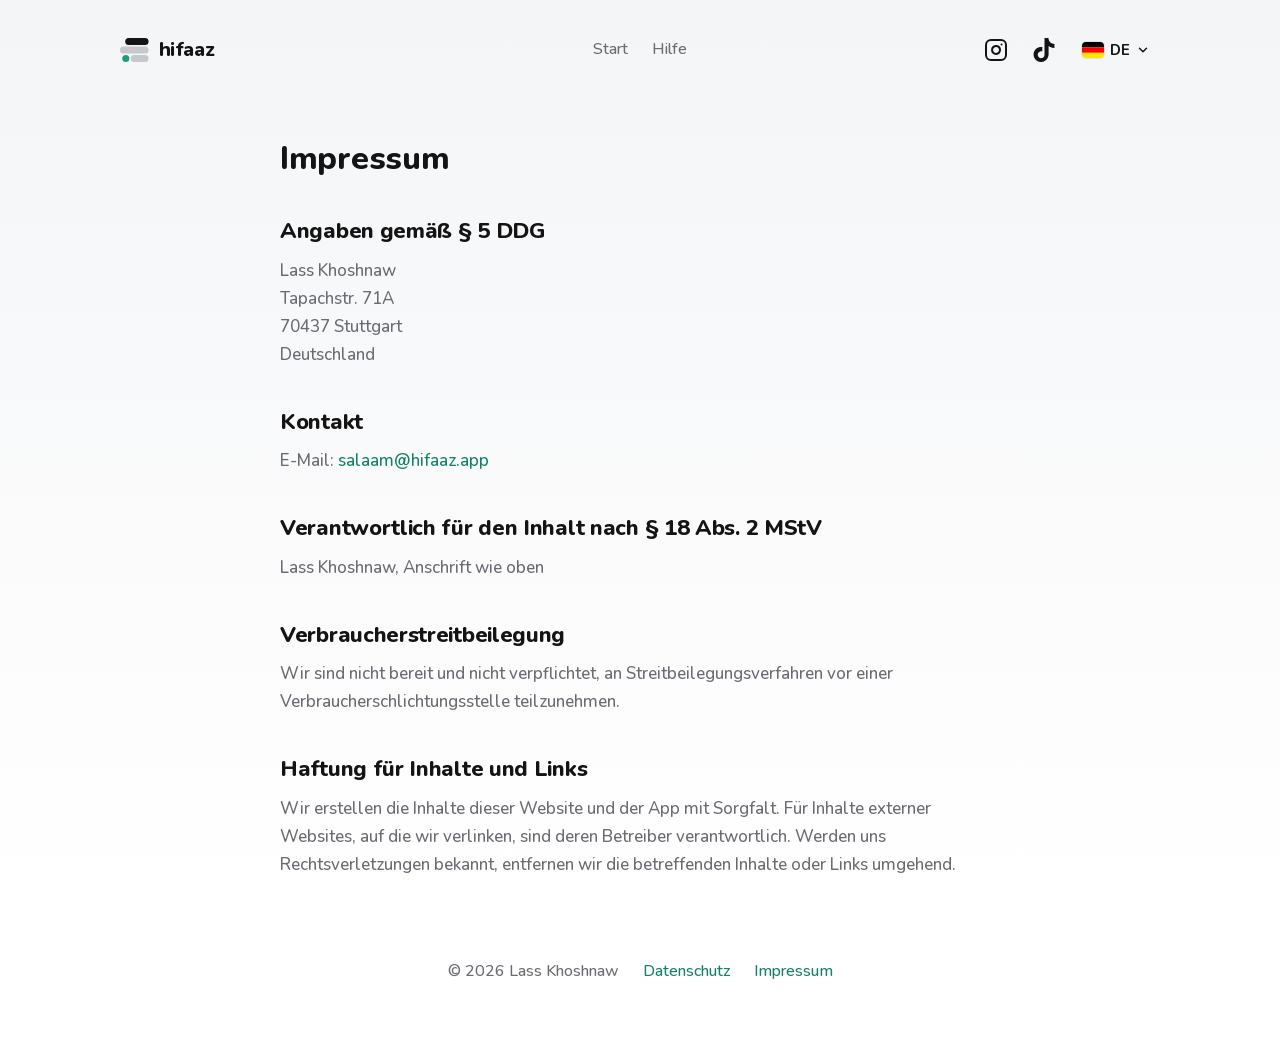
<file: impressum/index.html>
<!doctype html>
<html lang="de" dir="ltr">
<head>
  <meta charset="utf-8">
  <meta name="viewport" content="width=device-width, initial-scale=1">
  <title>Impressum – hifaaz</title>
  <meta name="description" content="hifaaz begleitet dich beim Auswendiglernen des Qurans – ruhig, klar und ohne Ablenkung. Vers für Vers, mit 24 Rezitatoren, Tests und Wiederholungen. Kostenlos und ohne Werbung.">
  <meta name="theme-color" content="#f4f5f7">
  <link rel="canonical" href="https://hifaaz.app/impressum/">
  <link rel="alternate" hreflang="en" href="https://hifaaz.app/imprint/">
  <link rel="alternate" hreflang="de" href="https://hifaaz.app/impressum/">
  <link rel="icon" href="../assets/icons/favicon.svg" type="image/svg+xml">
  <link rel="apple-touch-icon" href="../assets/icons/apple-touch-icon.png">
  <link rel="stylesheet" href="../styles.css">
</head>
<body>
  <!-- Symbole: Lucide (lucide.dev, ISC-Lizenz) -->
  <nav class="nav">
    <div class="container container-large">
      <div class="nav-grid">
        <a class="logo" href="../de/" aria-label="hifaaz – Startseite">
          <svg viewBox="0 0 619 520" aria-hidden="true"><rect x="231" y="368" width="388" height="152" rx="76" fill="#C8C8CC"/><rect y="184" width="619" height="152" rx="76" fill="#C8C8CC"/><rect x="113" width="506" height="152" rx="76" fill="#141414"/><circle cx="126" cy="444" r="76" fill="#1A9E7A"/></svg>
          <span>hifaaz</span>
        </a>
        <div class="menu">
          <ul>
            <li class="menu-home"><a href="../de/">Start</a></li>
            <li><a href="../de/#faq">Hilfe</a></li>
          </ul>
        </div>
        <div class="nav-end">
          <div class="social">
            <ul>
              <li><a href="https://www.instagram.com/hifaaz.app" target="_blank" rel="noopener" aria-label="Instagram"><svg viewBox="0 0 24 24" fill="none" stroke="currentColor" stroke-width="2" stroke-linecap="round" stroke-linejoin="round" aria-hidden="true"><rect x="2" y="2" width="20" height="20" rx="5"/><path d="M16 11.37A4 4 0 1 1 12.63 8 4 4 0 0 1 16 11.37z"/><path d="M17.5 6.5h.01"/></svg></a></li>
              <li><a href="https://www.tiktok.com/@hifaaz.app" target="_blank" rel="noopener" aria-label="TikTok"><svg viewBox="0 0 24 24" fill="currentColor" aria-hidden="true"><path d="M12.53.02c1.31-.02 2.61-.01 3.91-.02.08 1.53.63 3.09 1.75 4.17 1.12 1.11 2.7 1.62 4.24 1.79v4.03c-1.44-.05-2.89-.35-4.2-.97-.57-.26-1.1-.59-1.62-.93-.01 2.92.01 5.84-.02 8.75-.08 1.4-.54 2.79-1.35 3.94-1.31 1.92-3.58 3.17-5.91 3.21-1.43.08-2.86-.31-4.08-1.03-2.02-1.19-3.44-3.37-3.65-5.71-.02-.5-.03-1-.01-1.49.18-1.9 1.12-3.72 2.58-4.96 1.66-1.44 3.98-2.13 6.15-1.72.02 1.48-.04 2.96-.04 4.44-.99-.32-2.15-.23-3.02.37-.63.41-1.11 1.04-1.36 1.75-.21.51-.15 1.07-.14 1.61.24 1.64 1.82 3.02 3.5 2.87 1.12-.01 2.19-.66 2.77-1.61.19-.33.4-.67.41-1.06.1-1.79.06-3.57.07-5.36.01-4.03-.01-8.05.02-12.07z"/></svg></a></li>
            </ul>
          </div>
          <details class="lang">
            <summary aria-label="Sprache: Deutsch">
              <img class="flag" src="../assets/icons/flags/de.svg" alt="" width="22" height="16">
              <span class="lang-code">DE</span>
              <svg class="chev" viewBox="0 0 24 24" aria-hidden="true"><path d="m6 9 6 6 6-6"/></svg>
            </summary>
            <ul class="lang-menu">
              <li><a href="../imprint/" hreflang="en">
                <img class="flag" src="../assets/icons/flags/en.svg" alt="" width="22" height="16">
                <span lang="en" dir="ltr">English</span>
              </a></li>
              <li><a href="./" hreflang="de" aria-current="true">
                <img class="flag" src="../assets/icons/flags/de.svg" alt="" width="22" height="16">
                <span lang="de" dir="ltr">Deutsch</span>
                <svg class="check" viewBox="0 0 24 24" aria-hidden="true"><path d="M20 6 9 17l-5-5"/></svg>
              </a></li>
            </ul>
          </details>
        </div>
      </div>
    </div>
  </nav>

  <main class="legal">
    <div class="container container-medium">
      <h1>Impressum</h1>
      <h2>Angaben gemäß § 5 DDG</h2>
      <p>Lass Khoshnaw<br>
      Tapachstr. 71A<br>
      70437 Stuttgart<br>
      Deutschland</p>
      <h2>Kontakt</h2>
      <p>E-Mail: <a href="mailto:salaam@hifaaz.app">salaam@hifaaz.app</a></p>
      <h2>Verantwortlich für den Inhalt nach § 18 Abs. 2 MStV</h2>
      <p>Lass Khoshnaw, Anschrift wie oben</p>
      <h2>Verbraucherstreitbeilegung</h2>
      <p>Wir sind nicht bereit und nicht verpflichtet, an Streitbeilegungsverfahren vor
      einer Verbraucherschlichtungsstelle teilzunehmen.</p>
      <h2>Haftung für Inhalte und Links</h2>
      <p>Wir erstellen die Inhalte dieser Website und der App mit Sorgfalt. Für
      Inhalte externer Websites, auf die wir verlinken, sind deren Betreiber
      verantwortlich. Werden uns Rechtsverletzungen bekannt, entfernen wir die
      betreffenden Inhalte oder Links umgehend.</p>
    </div>
  </main>

  <footer class="footer">
    <div class="container">
      <p><span dir="ltr">© 2026 Lass Khoshnaw</span></p>
      <p><a href="../datenschutz/">Datenschutz</a></p>
      <p><a href="./">Impressum</a></p>
    </div>
  </footer>
  <script>
    // Sprachauswahl schließen: Klick daneben oder Escape.
    document.addEventListener('click', e => {
      document.querySelectorAll('details.lang[open]').forEach(d => { if (!d.contains(e.target)) d.open = false })
    })
    document.addEventListener('keydown', e => {
      if (e.key !== 'Escape') return
      document.querySelectorAll('details.lang[open]').forEach(d => { d.open = false; d.querySelector('summary').focus() })
    })
  </script>
</body>
</html>
</file>
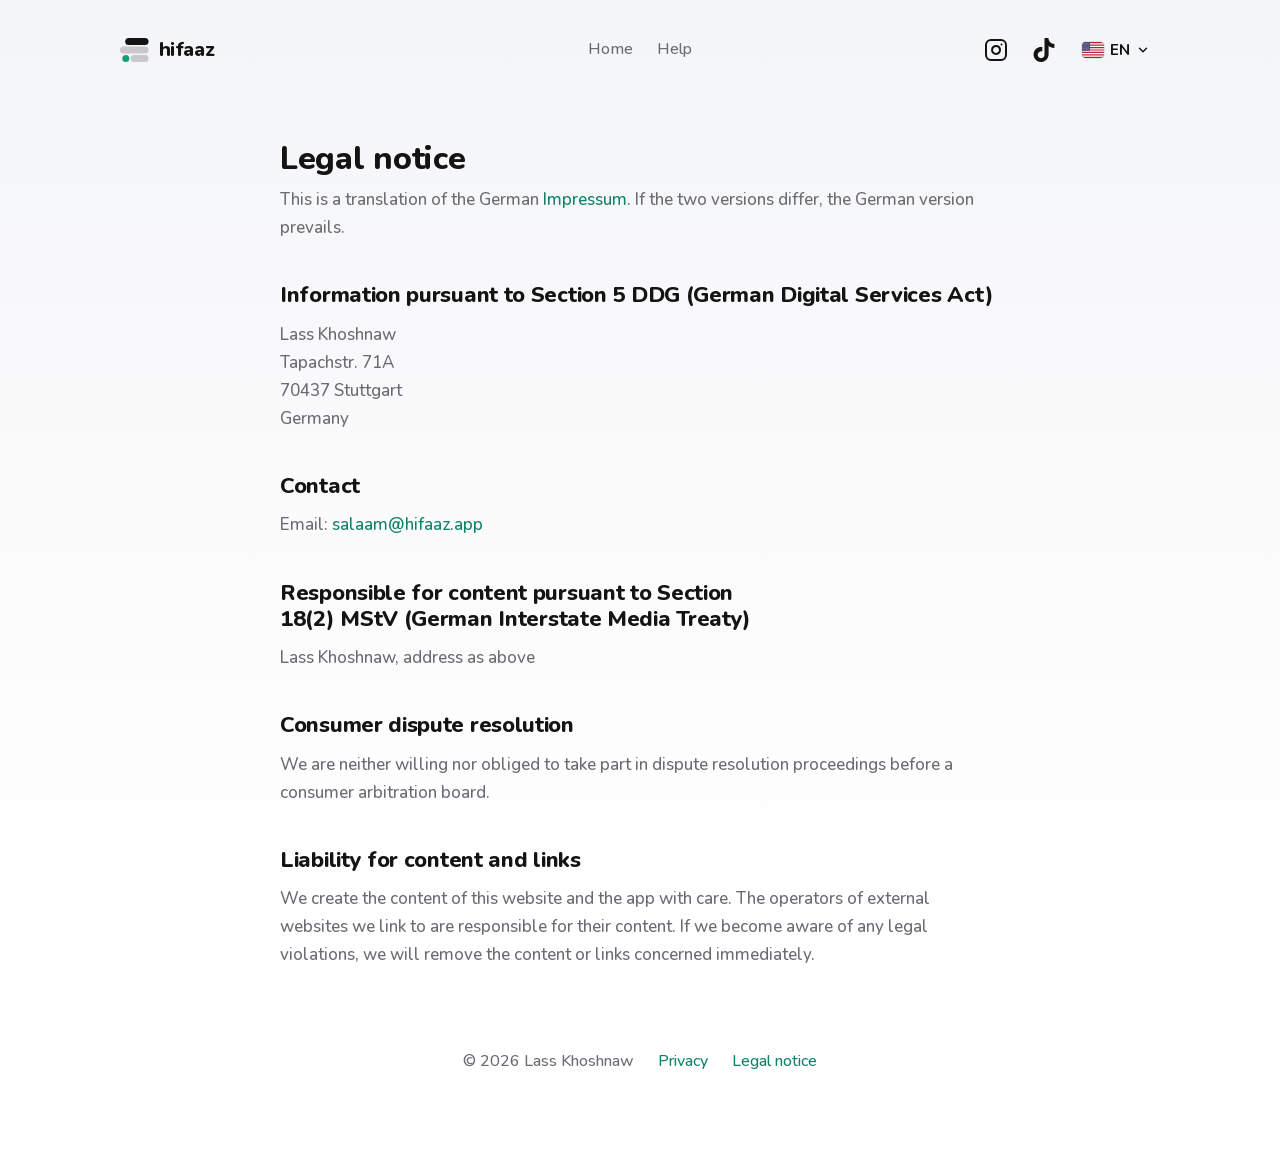
<file: imprint/index.html>
<!doctype html>
<html lang="en" dir="ltr">
<head>
  <meta charset="utf-8">
  <meta name="viewport" content="width=device-width, initial-scale=1">
  <title>Legal notice – hifaaz</title>
  <meta name="description" content="hifaaz helps you memorize the Quran – calmly, clearly and without distraction. Verse by verse, with 24 reciters, tests and reviews. Free and without ads.">
  <meta name="theme-color" content="#f4f5f7">
  <link rel="canonical" href="https://hifaaz.app/imprint/">
  <link rel="alternate" hreflang="en" href="https://hifaaz.app/imprint/">
  <link rel="alternate" hreflang="de" href="https://hifaaz.app/impressum/">
  <link rel="icon" href="../assets/icons/favicon.svg" type="image/svg+xml">
  <link rel="apple-touch-icon" href="../assets/icons/apple-touch-icon.png">
  <link rel="stylesheet" href="../styles.css">
</head>
<body>
  <!-- Symbole: Lucide (lucide.dev, ISC-Lizenz) -->
  <nav class="nav">
    <div class="container container-large">
      <div class="nav-grid">
        <a class="logo" href="../" aria-label="hifaaz – home">
          <svg viewBox="0 0 619 520" aria-hidden="true"><rect x="231" y="368" width="388" height="152" rx="76" fill="#C8C8CC"/><rect y="184" width="619" height="152" rx="76" fill="#C8C8CC"/><rect x="113" width="506" height="152" rx="76" fill="#141414"/><circle cx="126" cy="444" r="76" fill="#1A9E7A"/></svg>
          <span>hifaaz</span>
        </a>
        <div class="menu">
          <ul>
            <li class="menu-home"><a href="../">Home</a></li>
            <li><a href="../#faq">Help</a></li>
          </ul>
        </div>
        <div class="nav-end">
          <div class="social">
            <ul>
              <li><a href="https://www.instagram.com/hifaaz.app" target="_blank" rel="noopener" aria-label="Instagram"><svg viewBox="0 0 24 24" fill="none" stroke="currentColor" stroke-width="2" stroke-linecap="round" stroke-linejoin="round" aria-hidden="true"><rect x="2" y="2" width="20" height="20" rx="5"/><path d="M16 11.37A4 4 0 1 1 12.63 8 4 4 0 0 1 16 11.37z"/><path d="M17.5 6.5h.01"/></svg></a></li>
              <li><a href="https://www.tiktok.com/@hifaaz.app" target="_blank" rel="noopener" aria-label="TikTok"><svg viewBox="0 0 24 24" fill="currentColor" aria-hidden="true"><path d="M12.53.02c1.31-.02 2.61-.01 3.91-.02.08 1.53.63 3.09 1.75 4.17 1.12 1.11 2.7 1.62 4.24 1.79v4.03c-1.44-.05-2.89-.35-4.2-.97-.57-.26-1.1-.59-1.62-.93-.01 2.92.01 5.84-.02 8.75-.08 1.4-.54 2.79-1.35 3.94-1.31 1.92-3.58 3.17-5.91 3.21-1.43.08-2.86-.31-4.08-1.03-2.02-1.19-3.44-3.37-3.65-5.71-.02-.5-.03-1-.01-1.49.18-1.9 1.12-3.72 2.58-4.96 1.66-1.44 3.98-2.13 6.15-1.72.02 1.48-.04 2.96-.04 4.44-.99-.32-2.15-.23-3.02.37-.63.41-1.11 1.04-1.36 1.75-.21.51-.15 1.07-.14 1.61.24 1.64 1.82 3.02 3.5 2.87 1.12-.01 2.19-.66 2.77-1.61.19-.33.4-.67.41-1.06.1-1.79.06-3.57.07-5.36.01-4.03-.01-8.05.02-12.07z"/></svg></a></li>
            </ul>
          </div>
          <details class="lang">
            <summary aria-label="Language: English">
              <img class="flag" src="../assets/icons/flags/en.svg" alt="" width="22" height="16">
              <span class="lang-code">EN</span>
              <svg class="chev" viewBox="0 0 24 24" aria-hidden="true"><path d="m6 9 6 6 6-6"/></svg>
            </summary>
            <ul class="lang-menu">
              <li><a href="./" hreflang="en" aria-current="true">
                <img class="flag" src="../assets/icons/flags/en.svg" alt="" width="22" height="16">
                <span lang="en" dir="ltr">English</span>
                <svg class="check" viewBox="0 0 24 24" aria-hidden="true"><path d="M20 6 9 17l-5-5"/></svg>
              </a></li>
              <li><a href="../impressum/" hreflang="de">
                <img class="flag" src="../assets/icons/flags/de.svg" alt="" width="22" height="16">
                <span lang="de" dir="ltr">Deutsch</span>
              </a></li>
            </ul>
          </details>
        </div>
      </div>
    </div>
  </nav>

  <main class="legal">
    <div class="container container-medium">
      <h1>Legal notice</h1>
      <p>This is a translation of the German <a href="../impressum/">Impressum</a>. If the two
      versions differ, the German version prevails.</p>
      <h2>Information pursuant to Section 5 DDG (German Digital Services Act)</h2>
      <p>Lass Khoshnaw<br>
      Tapachstr. 71A<br>
      70437 Stuttgart<br>
      Germany</p>
      <h2>Contact</h2>
      <p>Email: <a href="mailto:salaam@hifaaz.app">salaam@hifaaz.app</a></p>
      <h2>Responsible for content pursuant to Section 18(2) MStV (German Interstate Media Treaty)</h2>
      <p>Lass Khoshnaw, address as above</p>
      <h2>Consumer dispute resolution</h2>
      <p>We are neither willing nor obliged to take part in dispute resolution
      proceedings before a consumer arbitration board.</p>
      <h2>Liability for content and links</h2>
      <p>We create the content of this website and the app with care. The operators
      of external websites we link to are responsible for their content. If we
      become aware of any legal violations, we will remove the content or links
      concerned immediately.</p>
    </div>
  </main>

  <footer class="footer">
    <div class="container">
      <p><span dir="ltr">© 2026 Lass Khoshnaw</span></p>
      <p><a href="../privacy/">Privacy</a></p>
      <p><a href="./">Legal notice</a></p>
    </div>
  </footer>
  <script>
    // Sprachauswahl schließen: Klick daneben oder Escape.
    document.addEventListener('click', e => {
      document.querySelectorAll('details.lang[open]').forEach(d => { if (!d.contains(e.target)) d.open = false })
    })
    document.addEventListener('keydown', e => {
      if (e.key !== 'Escape') return
      document.querySelectorAll('details.lang[open]').forEach(d => { d.open = false; d.querySelector('summary').focus() })
    })
  </script>
</body>
</html>
</file>
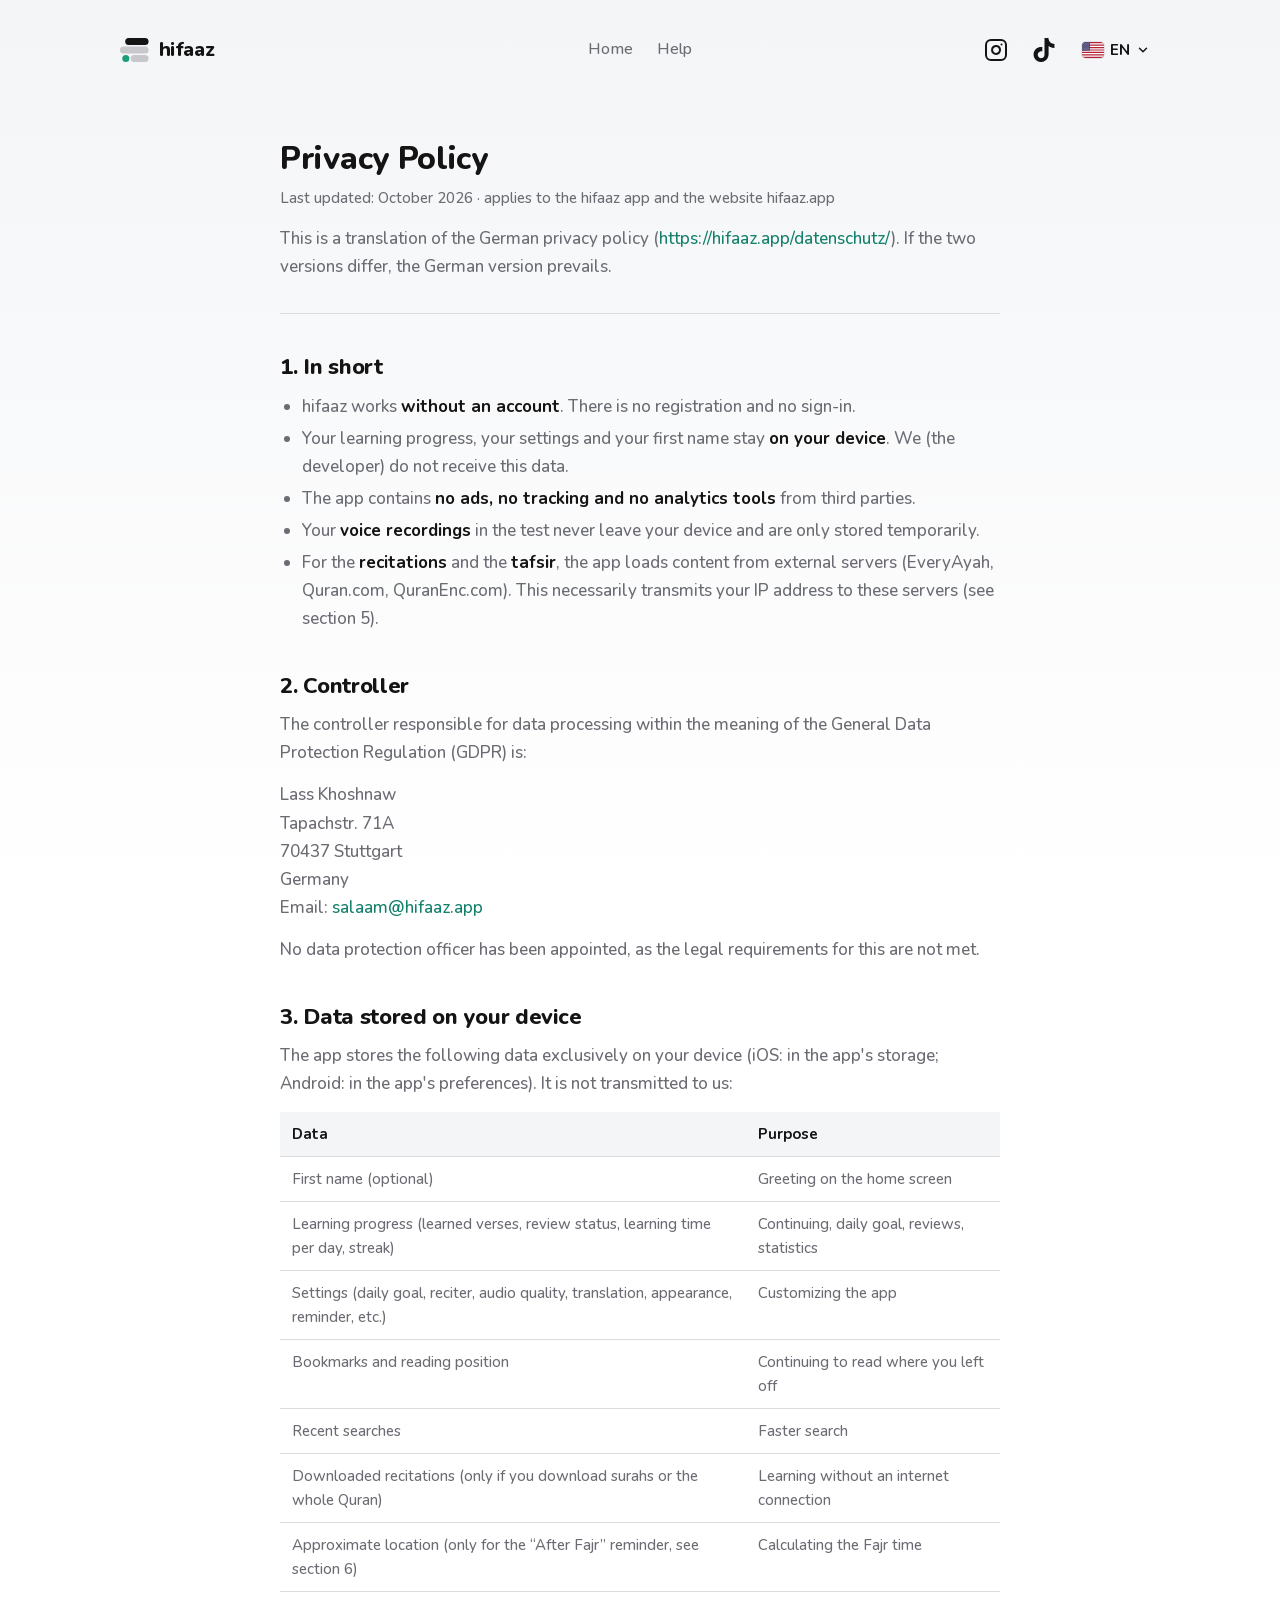
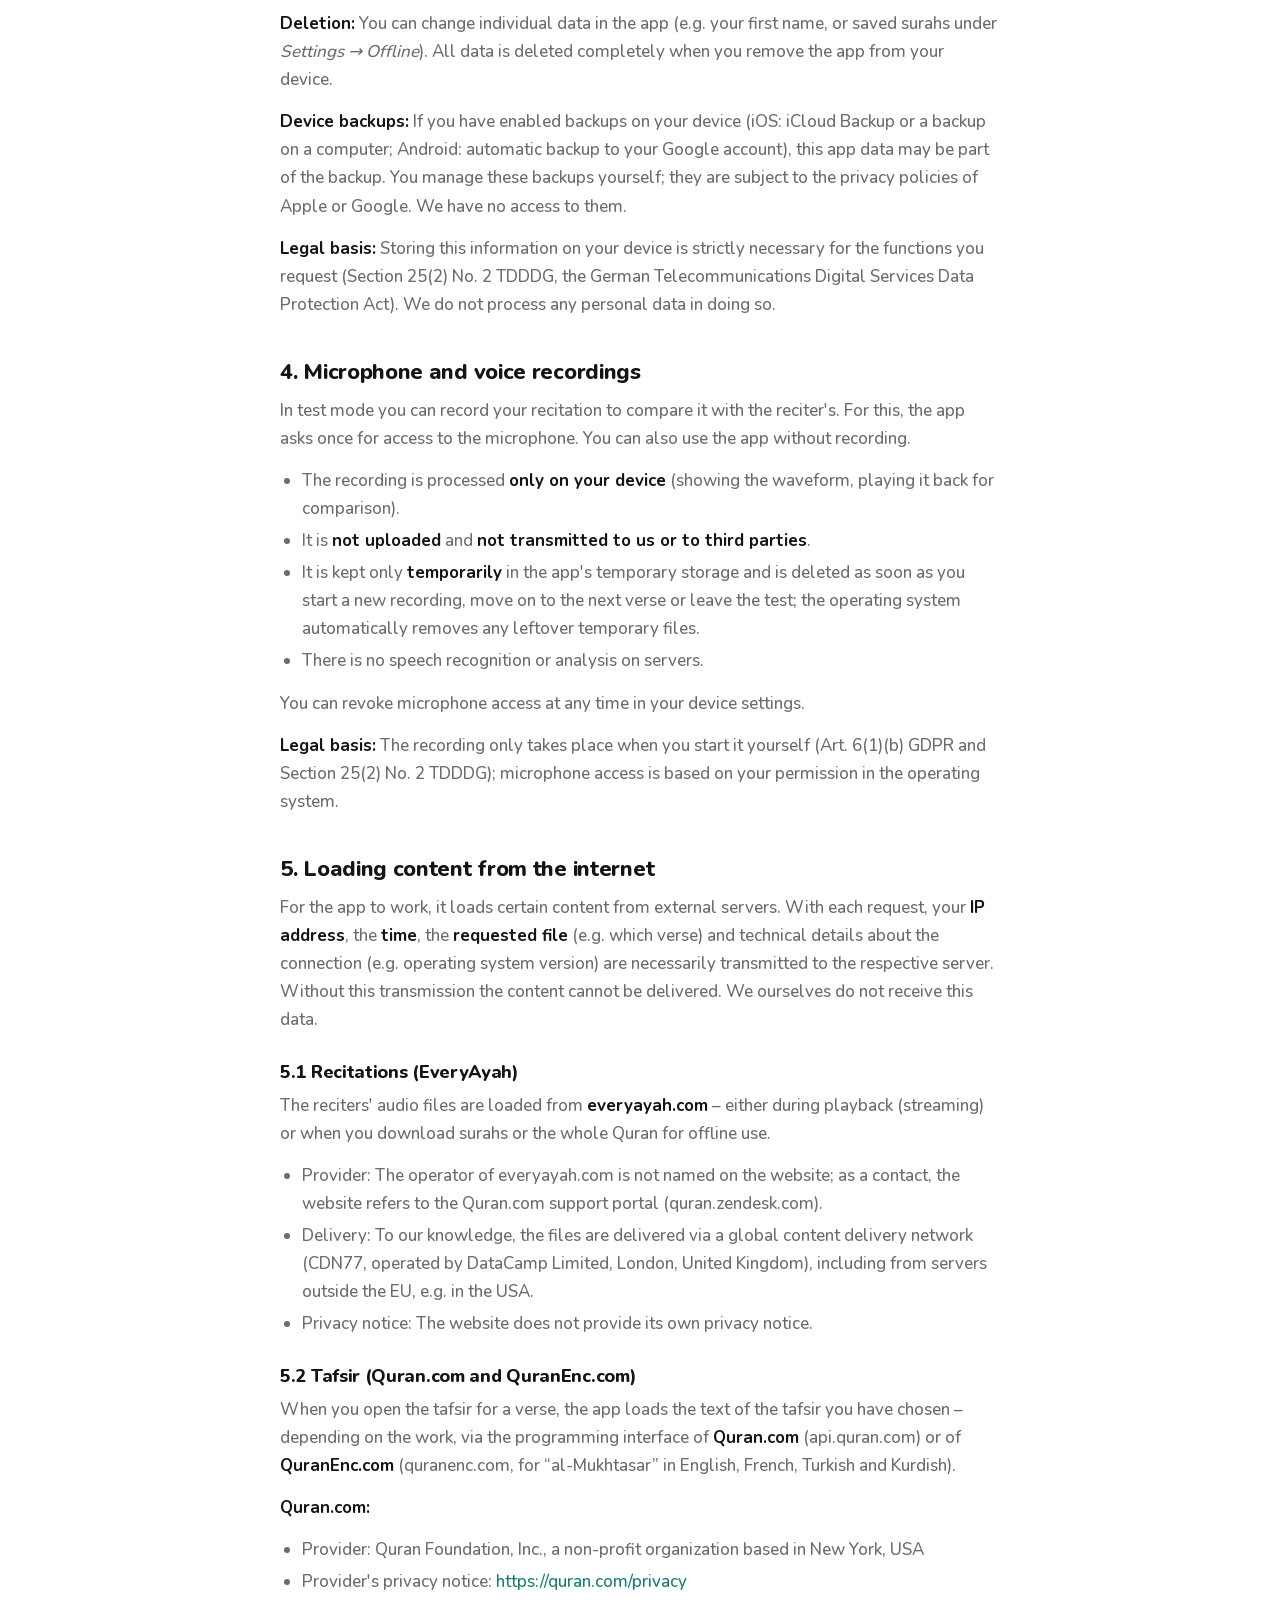
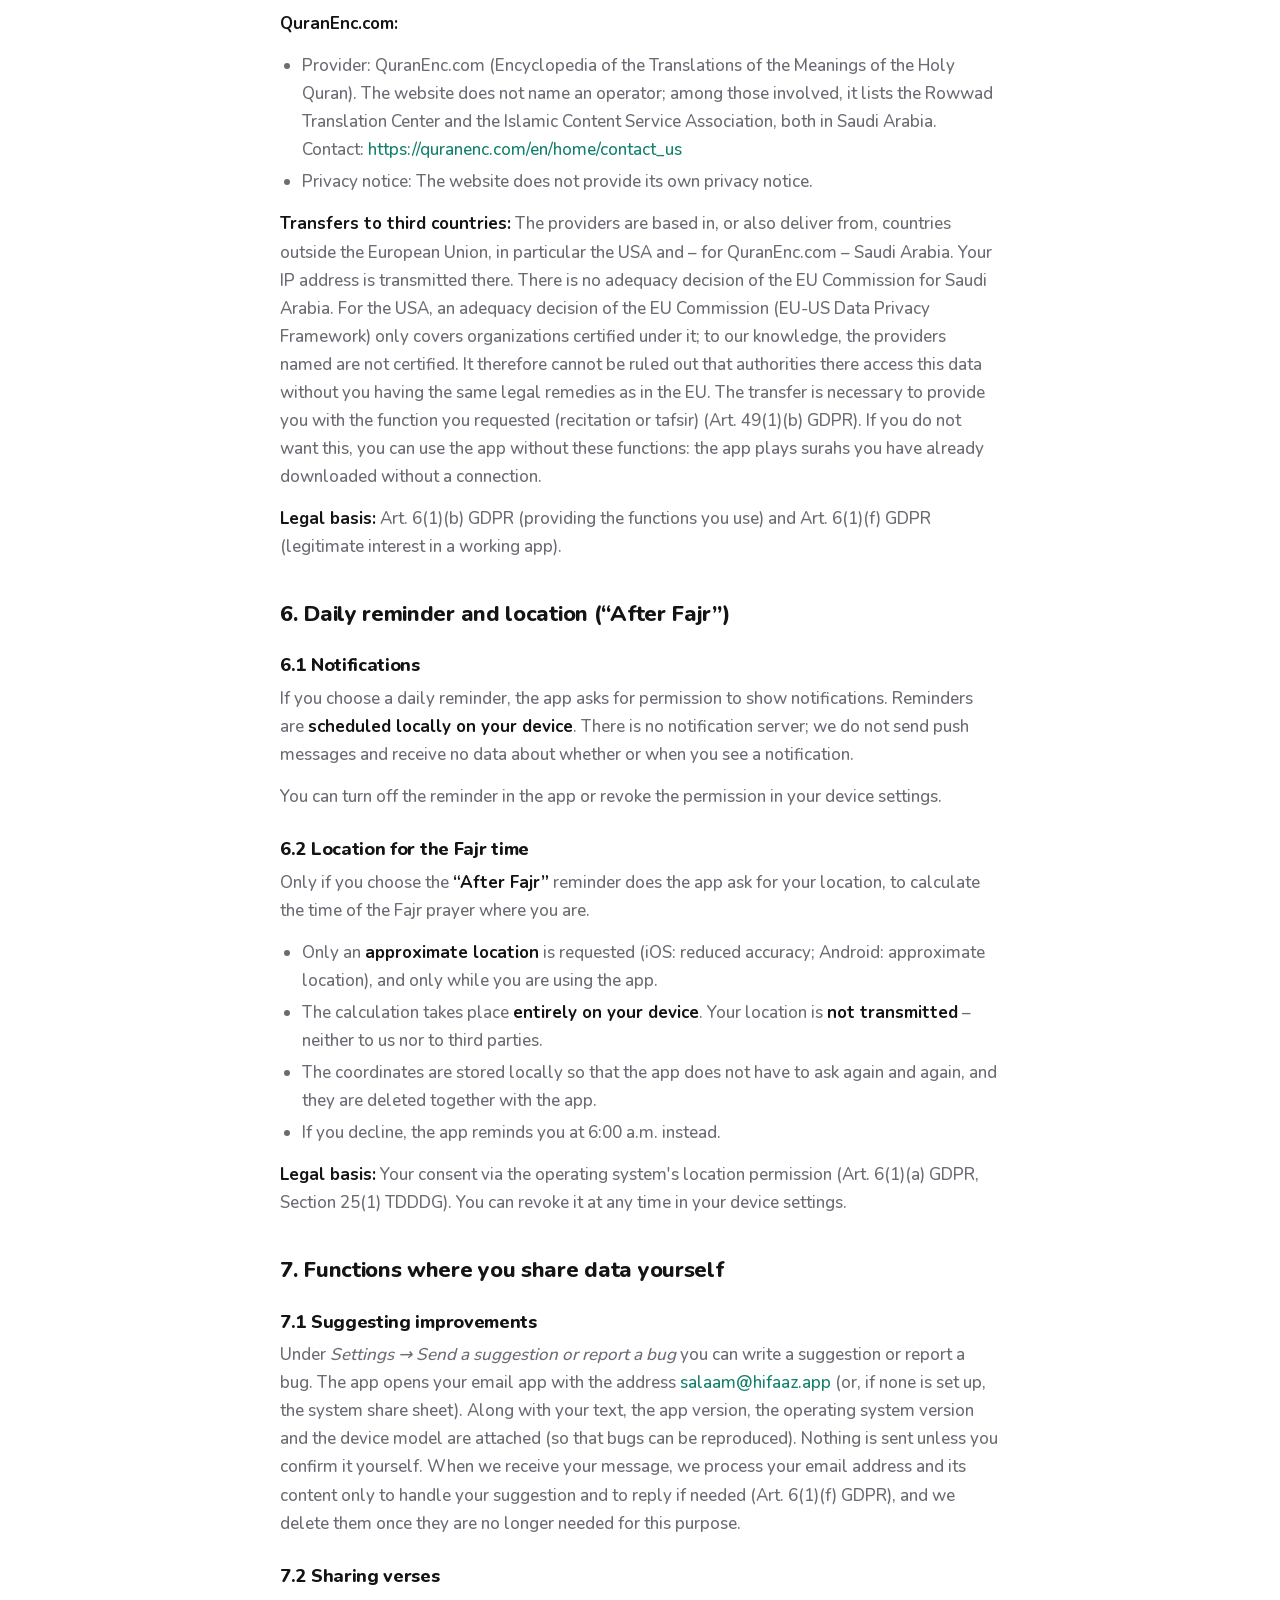
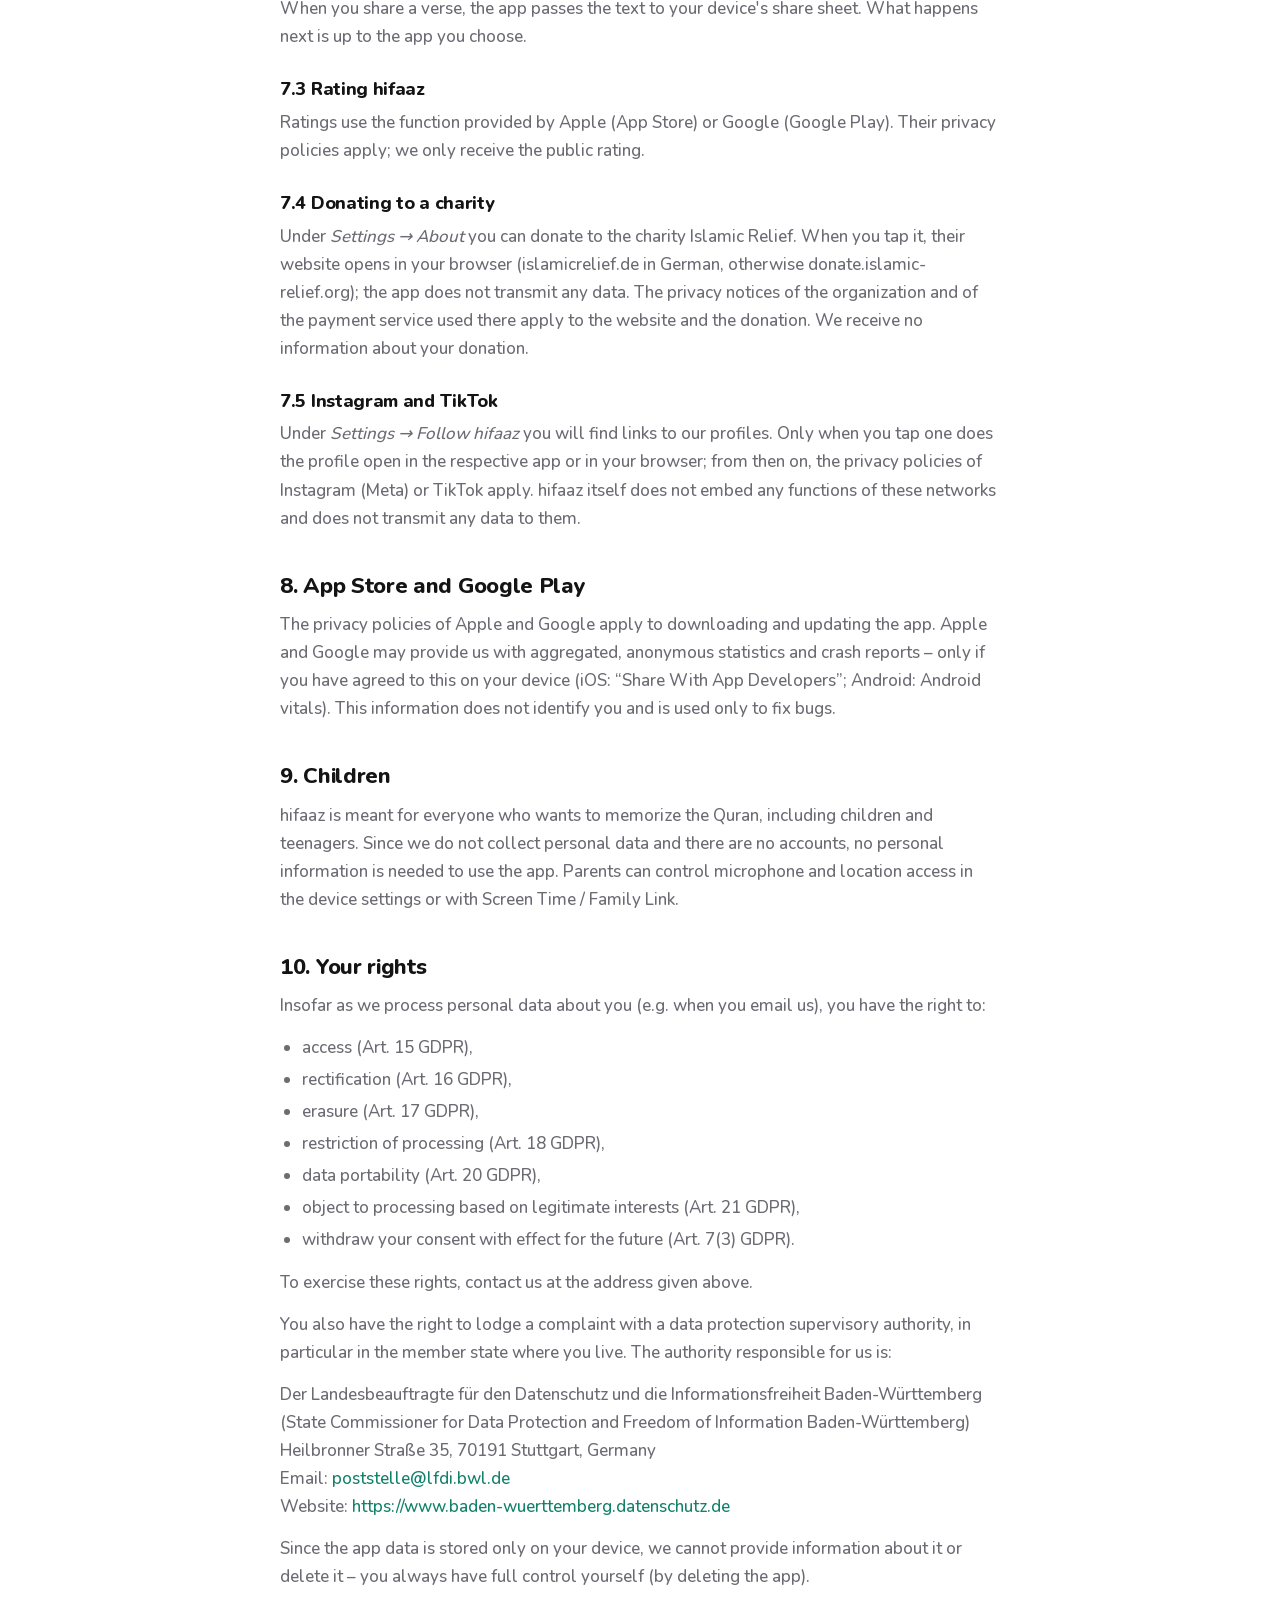
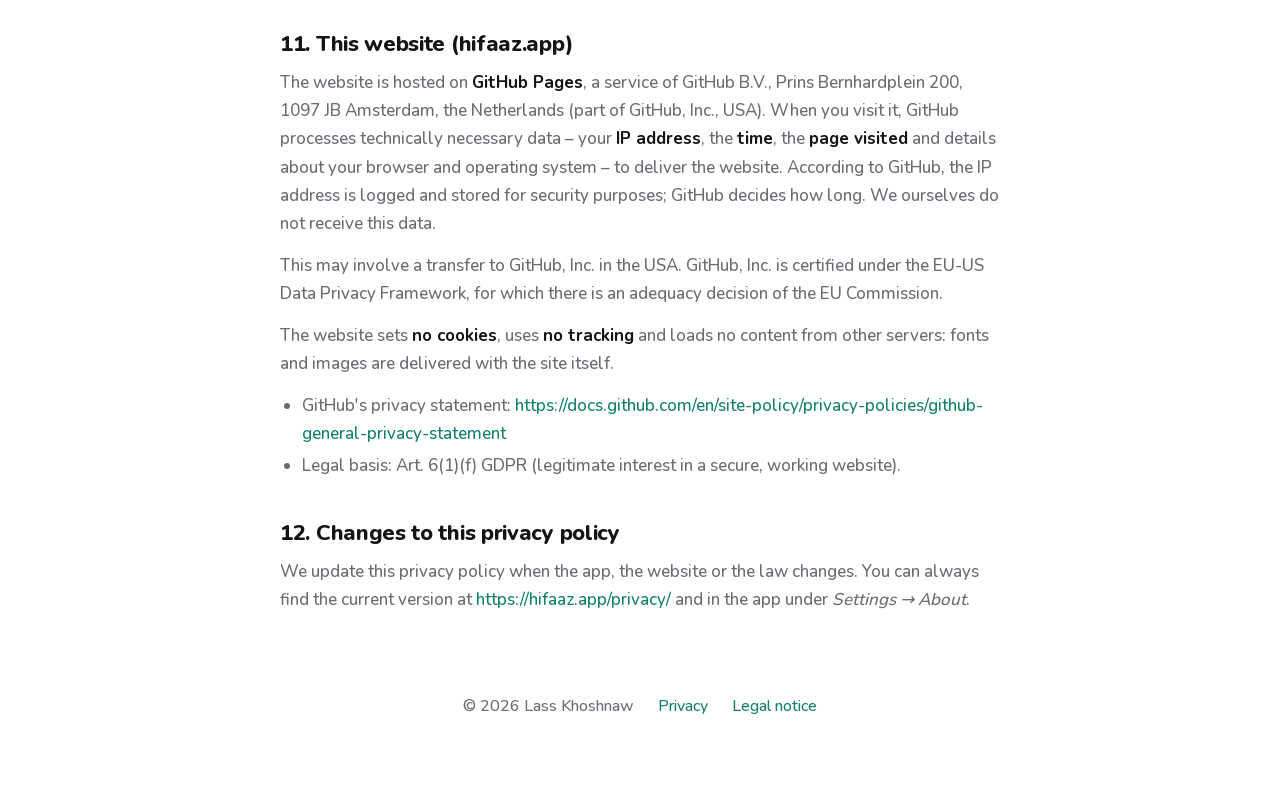
<file: privacy/index.html>
<!doctype html>
<html lang="en" dir="ltr">
<head>
  <meta charset="utf-8">
  <meta name="viewport" content="width=device-width, initial-scale=1">
  <title>Privacy Policy – hifaaz</title>
  <meta name="description" content="hifaaz helps you memorize the Quran – calmly, clearly and without distraction. Verse by verse, with 24 reciters, tests and reviews. Free and without ads.">
  <meta name="theme-color" content="#f4f5f7">
  <link rel="canonical" href="https://hifaaz.app/privacy/">
  <link rel="alternate" hreflang="en" href="https://hifaaz.app/privacy/">
  <link rel="alternate" hreflang="de" href="https://hifaaz.app/datenschutz/">
  <link rel="icon" href="../assets/icons/favicon.svg" type="image/svg+xml">
  <link rel="apple-touch-icon" href="../assets/icons/apple-touch-icon.png">
  <link rel="stylesheet" href="../styles.css">
</head>
<body>
  <!-- Symbole: Lucide (lucide.dev, ISC-Lizenz) -->
  <nav class="nav">
    <div class="container container-large">
      <div class="nav-grid">
        <a class="logo" href="../" aria-label="hifaaz – home">
          <svg viewBox="0 0 619 520" aria-hidden="true"><rect x="231" y="368" width="388" height="152" rx="76" fill="#C8C8CC"/><rect y="184" width="619" height="152" rx="76" fill="#C8C8CC"/><rect x="113" width="506" height="152" rx="76" fill="#141414"/><circle cx="126" cy="444" r="76" fill="#1A9E7A"/></svg>
          <span>hifaaz</span>
        </a>
        <div class="menu">
          <ul>
            <li class="menu-home"><a href="../">Home</a></li>
            <li><a href="../#faq">Help</a></li>
          </ul>
        </div>
        <div class="nav-end">
          <div class="social">
            <ul>
              <li><a href="https://www.instagram.com/hifaaz.app" target="_blank" rel="noopener" aria-label="Instagram"><svg viewBox="0 0 24 24" fill="none" stroke="currentColor" stroke-width="2" stroke-linecap="round" stroke-linejoin="round" aria-hidden="true"><rect x="2" y="2" width="20" height="20" rx="5"/><path d="M16 11.37A4 4 0 1 1 12.63 8 4 4 0 0 1 16 11.37z"/><path d="M17.5 6.5h.01"/></svg></a></li>
              <li><a href="https://www.tiktok.com/@hifaaz.app" target="_blank" rel="noopener" aria-label="TikTok"><svg viewBox="0 0 24 24" fill="currentColor" aria-hidden="true"><path d="M12.53.02c1.31-.02 2.61-.01 3.91-.02.08 1.53.63 3.09 1.75 4.17 1.12 1.11 2.7 1.62 4.24 1.79v4.03c-1.44-.05-2.89-.35-4.2-.97-.57-.26-1.1-.59-1.62-.93-.01 2.92.01 5.84-.02 8.75-.08 1.4-.54 2.79-1.35 3.94-1.31 1.92-3.58 3.17-5.91 3.21-1.43.08-2.86-.31-4.08-1.03-2.02-1.19-3.44-3.37-3.65-5.71-.02-.5-.03-1-.01-1.49.18-1.9 1.12-3.72 2.58-4.96 1.66-1.44 3.98-2.13 6.15-1.72.02 1.48-.04 2.96-.04 4.44-.99-.32-2.15-.23-3.02.37-.63.41-1.11 1.04-1.36 1.75-.21.51-.15 1.07-.14 1.61.24 1.64 1.82 3.02 3.5 2.87 1.12-.01 2.19-.66 2.77-1.61.19-.33.4-.67.41-1.06.1-1.79.06-3.57.07-5.36.01-4.03-.01-8.05.02-12.07z"/></svg></a></li>
            </ul>
          </div>
          <details class="lang">
            <summary aria-label="Language: English">
              <img class="flag" src="../assets/icons/flags/en.svg" alt="" width="22" height="16">
              <span class="lang-code">EN</span>
              <svg class="chev" viewBox="0 0 24 24" aria-hidden="true"><path d="m6 9 6 6 6-6"/></svg>
            </summary>
            <ul class="lang-menu">
              <li><a href="./" hreflang="en" aria-current="true">
                <img class="flag" src="../assets/icons/flags/en.svg" alt="" width="22" height="16">
                <span lang="en" dir="ltr">English</span>
                <svg class="check" viewBox="0 0 24 24" aria-hidden="true"><path d="M20 6 9 17l-5-5"/></svg>
              </a></li>
              <li><a href="../datenschutz/" hreflang="de">
                <img class="flag" src="../assets/icons/flags/de.svg" alt="" width="22" height="16">
                <span lang="de" dir="ltr">Deutsch</span>
              </a></li>
            </ul>
          </details>
        </div>
      </div>
    </div>
  </nav>

  <main class="legal">
    <div class="container container-medium">
      <h1>Privacy Policy</h1>
      <p class="stand">Last updated: October 2026 · applies to the hifaaz app and the website hifaaz.app</p>
      
      <p>This is a translation of the German privacy policy
      (<a href="https://hifaaz.app/datenschutz/">https://hifaaz.app/datenschutz/</a>). If the two versions differ, the German
      version prevails.</p>
      <hr>
      <h2>1. In short</h2>
      <ul>
      <li>hifaaz works <strong>without an account</strong>. There is no registration and no
        sign-in.</li>
      <li>Your learning progress, your settings and your first name stay <strong>on your
        device</strong>. We (the developer) do not receive this data.</li>
      <li>The app contains <strong>no ads, no tracking and no analytics tools</strong> from third
        parties.</li>
      <li>Your <strong>voice recordings</strong> in the test never leave your device and are only
        stored temporarily.</li>
      <li>For the <strong>recitations</strong> and the <strong>tafsir</strong>, the app loads content from
        external servers (EveryAyah, Quran.com, QuranEnc.com). This necessarily
        transmits your IP address to these servers (see section 5).</li>
      </ul>
      <h2>2. Controller</h2>
      <p>The controller responsible for data processing within the meaning of the
      General Data Protection Regulation (GDPR) is:</p>
      <p>Lass Khoshnaw<br>
      Tapachstr. 71A<br>
      70437 Stuttgart<br>
      Germany<br>
      Email: <a href="mailto:salaam@hifaaz.app">salaam@hifaaz.app</a></p>
      <p>No data protection officer has been appointed, as the legal requirements for
      this are not met.</p>
      <h2>3. Data stored on your device</h2>
      <p>The app stores the following data exclusively on your device (iOS: in the
      app's storage; Android: in the app's preferences). It is not transmitted to
      us:</p>
      <div class="table-wrap"><table>
      <thead>
      <tr>
      <th>Data</th>
      <th>Purpose</th>
      </tr>
      </thead>
      <tbody>
      <tr>
      <td>First name (optional)</td>
      <td>Greeting on the home screen</td>
      </tr>
      <tr>
      <td>Learning progress (learned verses, review status, learning time per day, streak)</td>
      <td>Continuing, daily goal, reviews, statistics</td>
      </tr>
      <tr>
      <td>Settings (daily goal, reciter, audio quality, translation, appearance, reminder, etc.)</td>
      <td>Customizing the app</td>
      </tr>
      <tr>
      <td>Bookmarks and reading position</td>
      <td>Continuing to read where you left off</td>
      </tr>
      <tr>
      <td>Recent searches</td>
      <td>Faster search</td>
      </tr>
      <tr>
      <td>Downloaded recitations (only if you download surahs or the whole Quran)</td>
      <td>Learning without an internet connection</td>
      </tr>
      <tr>
      <td>Approximate location (only for the “After Fajr” reminder, see section 6)</td>
      <td>Calculating the Fajr time</td>
      </tr>
      </tbody>
      </table></div>
      <p><strong>Deletion:</strong> You can change individual data in the app (e.g. your first
      name, or saved surahs under <em>Settings → Offline</em>). All data is deleted
      completely when you remove the app from your device.</p>
      <p><strong>Device backups:</strong> If you have enabled backups on your device (iOS: iCloud
      Backup or a backup on a computer; Android: automatic backup to your Google
      account), this app data may be part of the backup. You manage these backups
      yourself; they are subject to the privacy policies of Apple or Google. We have
      no access to them.</p>
      <p><strong>Legal basis:</strong> Storing this information on your device is strictly
      necessary for the functions you request (Section 25(2) No. 2 TDDDG, the German
      Telecommunications Digital Services Data Protection Act). We do not process
      any personal data in doing so.</p>
      <h2>4. Microphone and voice recordings</h2>
      <p>In test mode you can record your recitation to compare it with the
      reciter's. For this, the app asks once for access to the microphone. You can
      also use the app without recording.</p>
      <ul>
      <li>The recording is processed <strong>only on your device</strong> (showing the waveform,
        playing it back for comparison).</li>
      <li>It is <strong>not uploaded</strong> and <strong>not transmitted to us or to third parties</strong>.</li>
      <li>It is kept only <strong>temporarily</strong> in the app's temporary storage and is
        deleted as soon as you start a new recording, move on to the next verse or
        leave the test; the operating system automatically removes any leftover
        temporary files.</li>
      <li>There is no speech recognition or analysis on servers.</li>
      </ul>
      <p>You can revoke microphone access at any time in your device settings.</p>
      <p><strong>Legal basis:</strong> The recording only takes place when you start it yourself
      (Art. 6(1)(b) GDPR and Section 25(2) No. 2 TDDDG); microphone access is based
      on your permission in the operating system.</p>
      <h2>5. Loading content from the internet</h2>
      <p>For the app to work, it loads certain content from external servers. With
      each request, your <strong>IP address</strong>, the <strong>time</strong>, the <strong>requested file</strong> (e.g.
      which verse) and technical details about the connection (e.g. operating
      system version) are necessarily transmitted to the respective server. Without
      this transmission the content cannot be delivered. We ourselves do not receive
      this data.</p>
      <h3>5.1 Recitations (EveryAyah)</h3>
      <p>The reciters' audio files are loaded from <strong>everyayah.com</strong> – either during
      playback (streaming) or when you download surahs or the whole Quran for
      offline use.</p>
      <ul>
      <li>Provider: The operator of everyayah.com is not named on the website; as a
        contact, the website refers to the Quran.com support portal
        (quran.zendesk.com).</li>
      <li>Delivery: To our knowledge, the files are delivered via a global content
        delivery network (CDN77, operated by DataCamp Limited, London, United
        Kingdom), including from servers outside the EU, e.g. in the USA.</li>
      <li>Privacy notice: The website does not provide its own privacy notice.</li>
      </ul>
      <h3>5.2 Tafsir (Quran.com and QuranEnc.com)</h3>
      <p>When you open the tafsir for a verse, the app loads the text of the tafsir
      you have chosen – depending on the work, via the programming interface of
      <strong>Quran.com</strong> (api.quran.com) or of <strong>QuranEnc.com</strong> (quranenc.com, for
      “al-Mukhtasar” in English, French, Turkish and Kurdish).</p>
      <p><strong>Quran.com:</strong></p>
      <ul>
      <li>Provider: Quran Foundation, Inc., a non-profit organization based in New
        York, USA</li>
      <li>Provider's privacy notice: <a href="https://quran.com/privacy">https://quran.com/privacy</a></li>
      </ul>
      <p><strong>QuranEnc.com:</strong></p>
      <ul>
      <li>Provider: QuranEnc.com (Encyclopedia of the Translations of the Meanings of
        the Holy Quran). The website does not name an operator; among those
        involved, it lists the Rowwad Translation Center and the Islamic Content
        Service Association, both in Saudi Arabia. Contact:
        <a href="https://quranenc.com/en/home/contact_us">https://quranenc.com/en/home/contact_us</a></li>
      <li>Privacy notice: The website does not provide its own privacy notice.</li>
      </ul>
      <p><strong>Transfers to third countries:</strong> The providers are based in, or also deliver
      from, countries outside the European Union, in particular the USA and – for
      QuranEnc.com – Saudi Arabia. Your IP address is transmitted there. There is
      no adequacy decision of the EU Commission for Saudi Arabia. For the USA, an
      adequacy decision of the EU Commission (EU-US Data Privacy Framework) only
      covers organizations certified under it; to our knowledge, the providers
      named are not certified. It therefore cannot be ruled out that authorities
      there access this data without you having the same legal remedies as in the
      EU. The transfer is necessary to provide you with the function you requested
      (recitation or tafsir) (Art. 49(1)(b) GDPR). If you do not want this, you can
      use the app without these functions: the app plays surahs you have already
      downloaded without a connection.</p>
      <p><strong>Legal basis:</strong> Art. 6(1)(b) GDPR (providing the functions you use) and
      Art. 6(1)(f) GDPR (legitimate interest in a working app).</p>
      <h2>6. Daily reminder and location (“After Fajr”)</h2>
      <h3>6.1 Notifications</h3>
      <p>If you choose a daily reminder, the app asks for permission to show
      notifications. Reminders are <strong>scheduled locally on your device</strong>. There is
      no notification server; we do not send push messages and receive no data
      about whether or when you see a notification.</p>
      <p>You can turn off the reminder in the app or revoke the permission in your
      device settings.</p>
      <h3>6.2 Location for the Fajr time</h3>
      <p>Only if you choose the <strong>“After Fajr”</strong> reminder does the app ask for your
      location, to calculate the time of the Fajr prayer where you are.</p>
      <ul>
      <li>Only an <strong>approximate location</strong> is requested (iOS: reduced accuracy;
        Android: approximate location), and only while you are using the app.</li>
      <li>The calculation takes place <strong>entirely on your device</strong>. Your location is
        <strong>not transmitted</strong> – neither to us nor to third parties.</li>
      <li>The coordinates are stored locally so that the app does not have to ask
        again and again, and they are deleted together with the app.</li>
      <li>If you decline, the app reminds you at 6:00 a.m. instead.</li>
      </ul>
      <p><strong>Legal basis:</strong> Your consent via the operating system's location permission
      (Art. 6(1)(a) GDPR, Section 25(1) TDDDG). You can revoke it at any time in
      your device settings.</p>
      <h2>7. Functions where you share data yourself</h2>
      <h3>7.1 Suggesting improvements</h3>
      <p>Under <em>Settings → Send a suggestion or report a bug</em> you can write a
      suggestion or report a bug. The app opens your email app with the address
      <a href="mailto:salaam@hifaaz.app">salaam@hifaaz.app</a> (or, if none is set up, the system share sheet). Along with
      your text, the app version, the operating system version and the device model
      are attached (so that bugs can be reproduced). Nothing is sent unless you
      confirm it yourself. When we receive your message, we process your email
      address and its content only to handle your suggestion and to reply if
      needed (Art. 6(1)(f) GDPR), and we delete them once they are no longer needed
      for this purpose.</p>
      <h3>7.2 Sharing verses</h3>
      <p>When you share a verse, the app passes the text to your device's share
      sheet. What happens next is up to the app you choose.</p>
      <h3>7.3 Rating hifaaz</h3>
      <p>Ratings use the function provided by Apple (App Store) or Google (Google
      Play). Their privacy policies apply; we only receive the public rating.</p>
      <h3>7.4 Donating to a charity</h3>
      <p>Under <em>Settings → About</em> you can donate to the charity Islamic Relief. When
      you tap it, their website opens in your browser (islamicrelief.de in German,
      otherwise donate.islamic-relief.org); the app does not transmit any data.
      The privacy notices of the organization and of the payment service used there
      apply to the website and the donation. We receive no information about your
      donation.</p>
      <h3>7.5 Instagram and TikTok</h3>
      <p>Under <em>Settings → Follow hifaaz</em> you will find links to our profiles. Only
      when you tap one does the profile open in the respective app or in your
      browser; from then on, the privacy policies of Instagram (Meta) or TikTok
      apply. hifaaz itself does not embed any functions of these networks and does
      not transmit any data to them.</p>
      <h2>8. App Store and Google Play</h2>
      <p>The privacy policies of Apple and Google apply to downloading and updating
      the app. Apple and Google may provide us with aggregated, anonymous
      statistics and crash reports – only if you have agreed to this on your device
      (iOS: “Share With App Developers”; Android: Android vitals). This information
      does not identify you and is used only to fix bugs.</p>
      <h2>9. Children</h2>
      <p>hifaaz is meant for everyone who wants to memorize the Quran, including
      children and teenagers. Since we do not collect personal data and there are
      no accounts, no personal information is needed to use the app. Parents can
      control microphone and location access in the device settings or with Screen
      Time / Family Link.</p>
      <h2>10. Your rights</h2>
      <p>Insofar as we process personal data about you (e.g. when you email us), you
      have the right to:</p>
      <ul>
      <li>access (Art. 15 GDPR),</li>
      <li>rectification (Art. 16 GDPR),</li>
      <li>erasure (Art. 17 GDPR),</li>
      <li>restriction of processing (Art. 18 GDPR),</li>
      <li>data portability (Art. 20 GDPR),</li>
      <li>object to processing based on legitimate interests (Art. 21 GDPR),</li>
      <li>withdraw your consent with effect for the future (Art. 7(3) GDPR).</li>
      </ul>
      <p>To exercise these rights, contact us at the address given above.</p>
      <p>You also have the right to lodge a complaint with a data protection
      supervisory authority, in particular in the member state where you live. The
      authority responsible for us is:</p>
      <p>Der Landesbeauftragte für den Datenschutz und die Informationsfreiheit
      Baden-Württemberg (State Commissioner for Data Protection and Freedom of
      Information Baden-Württemberg)<br>
      Heilbronner Straße 35, 70191 Stuttgart, Germany<br>
      Email: <a href="mailto:poststelle@lfdi.bwl.de">poststelle@lfdi.bwl.de</a><br>
      Website: <a href="https://www.baden-wuerttemberg.datenschutz.de">https://www.baden-wuerttemberg.datenschutz.de</a></p>
      <p>Since the app data is stored only on your device, we cannot provide
      information about it or delete it – you always have full control yourself
      (by deleting the app).</p>
      <h2>11. This website (hifaaz.app)</h2>
      <p>The website is hosted on <strong>GitHub Pages</strong>, a service of GitHub B.V., Prins
      Bernhardplein 200, 1097 JB Amsterdam, the Netherlands (part of GitHub, Inc.,
      USA). When you visit it, GitHub processes technically necessary data – your
      <strong>IP address</strong>, the <strong>time</strong>, the <strong>page visited</strong> and details about your
      browser and operating system – to deliver the website. According to GitHub,
      the IP address is logged and stored for security purposes; GitHub decides how
      long. We ourselves do not receive this data.</p>
      <p>This may involve a transfer to GitHub, Inc. in the USA. GitHub, Inc. is
      certified under the EU-US Data Privacy Framework, for which there is an
      adequacy decision of the EU Commission.</p>
      <p>The website sets <strong>no cookies</strong>, uses <strong>no tracking</strong> and loads no content
      from other servers: fonts and images are delivered with the site itself.</p>
      <ul>
      <li>GitHub's privacy statement:
        <a href="https://docs.github.com/en/site-policy/privacy-policies/github-general-privacy-statement">https://docs.github.com/en/site-policy/privacy-policies/github-general-privacy-statement</a></li>
      <li>Legal basis: Art. 6(1)(f) GDPR (legitimate interest in a secure, working
        website).</li>
      </ul>
      <h2>12. Changes to this privacy policy</h2>
      <p>We update this privacy policy when the app, the website or the law changes.
      You can always find the current version at <a href="https://hifaaz.app/privacy/">https://hifaaz.app/privacy/</a> and
      in the app under <em>Settings → About</em>.</p>
    </div>
  </main>

  <footer class="footer">
    <div class="container">
      <p><span dir="ltr">© 2026 Lass Khoshnaw</span></p>
      <p><a href="./">Privacy</a></p>
      <p><a href="../imprint/">Legal notice</a></p>
    </div>
  </footer>
  <script>
    // Sprachauswahl schließen: Klick daneben oder Escape.
    document.addEventListener('click', e => {
      document.querySelectorAll('details.lang[open]').forEach(d => { if (!d.contains(e.target)) d.open = false })
    })
    document.addEventListener('keydown', e => {
      if (e.key !== 'Escape') return
      document.querySelectorAll('details.lang[open]').forEach(d => { d.open = false; d.querySelector('summary').focus() })
    })
  </script>
</body>
</html>
</file>
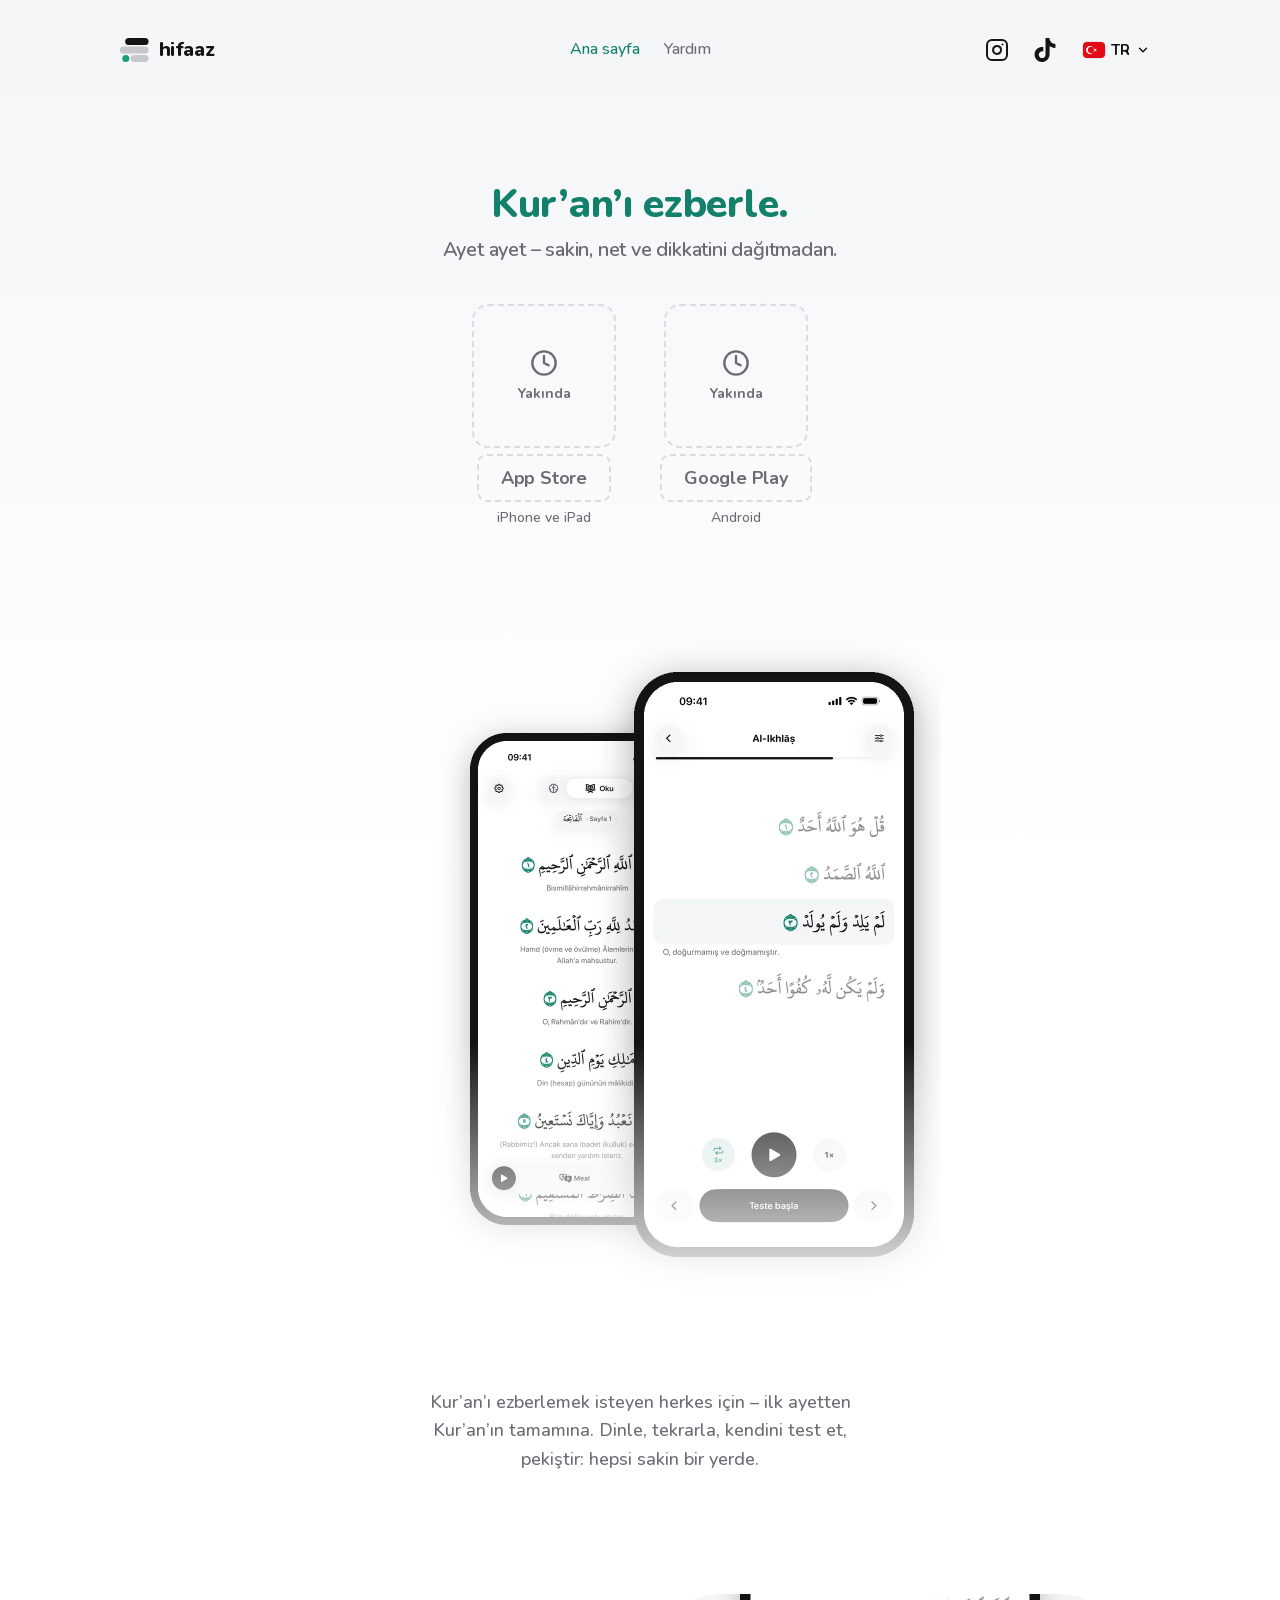
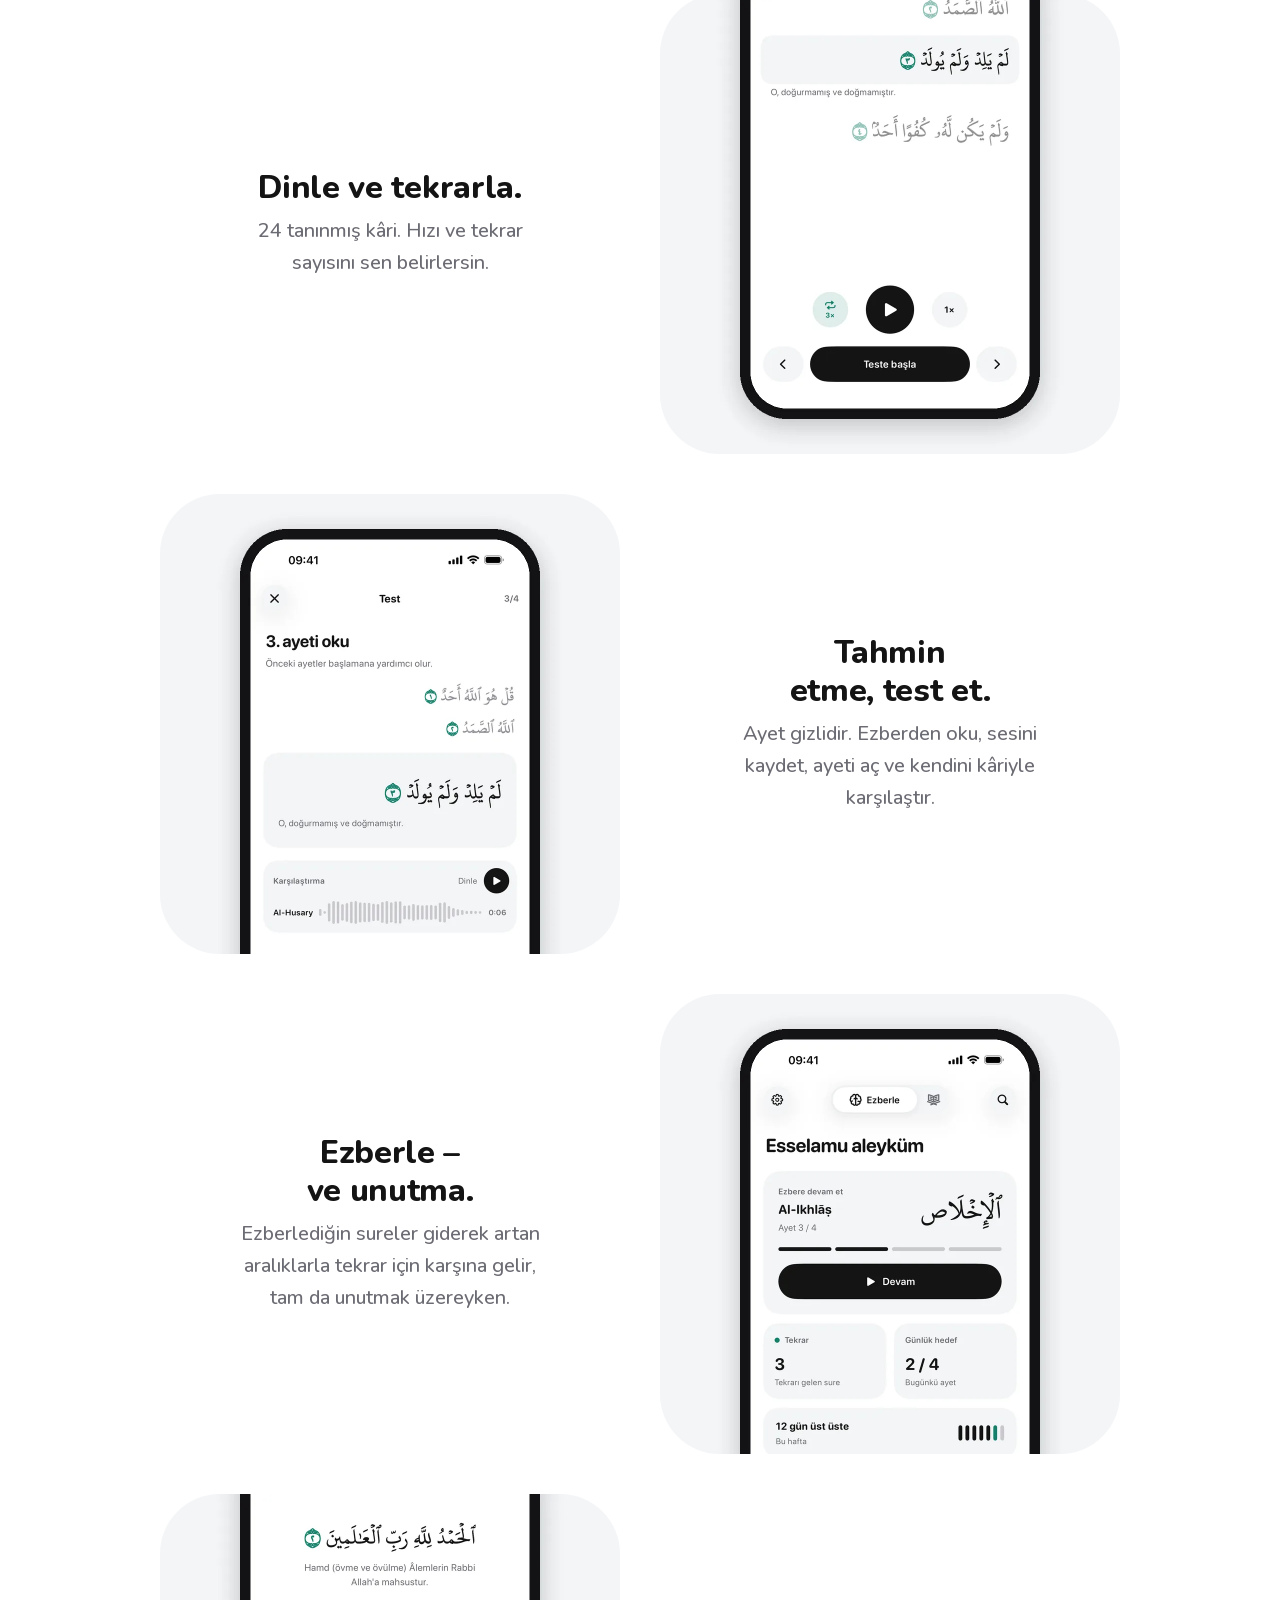
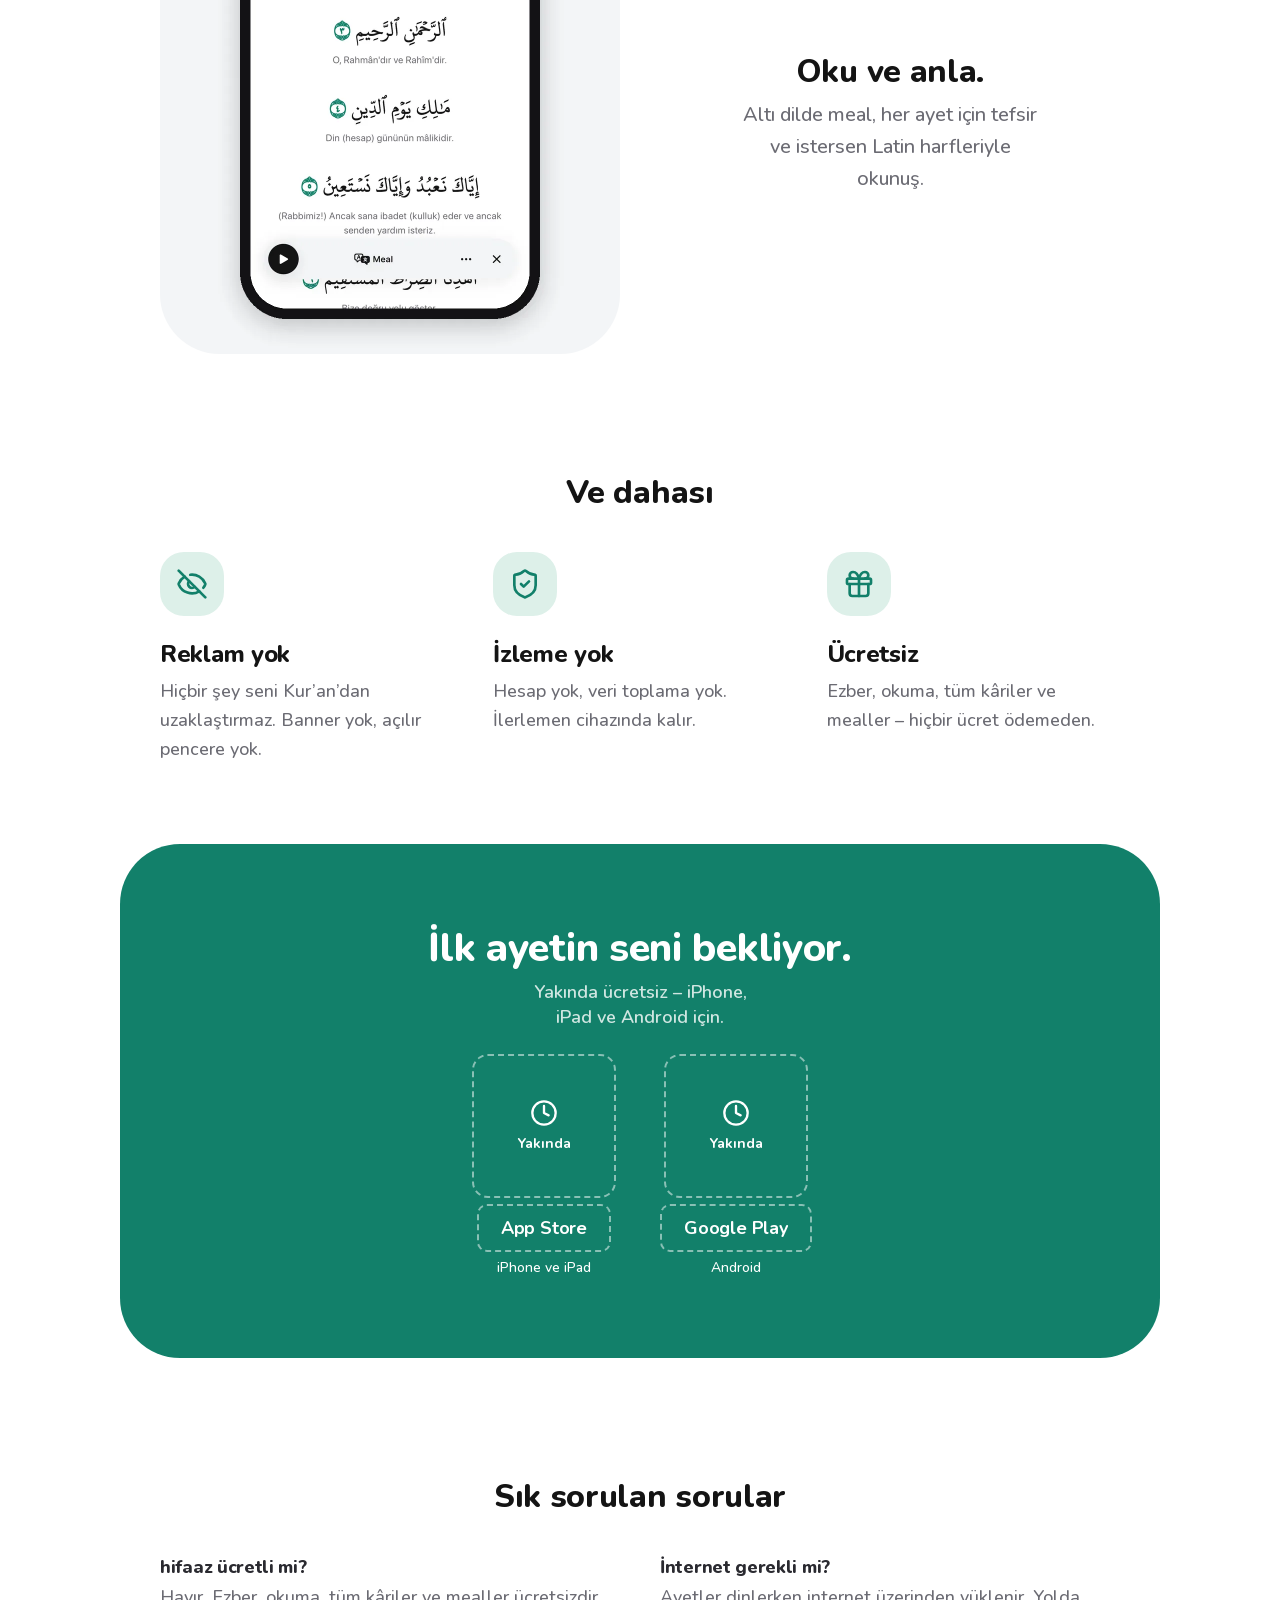
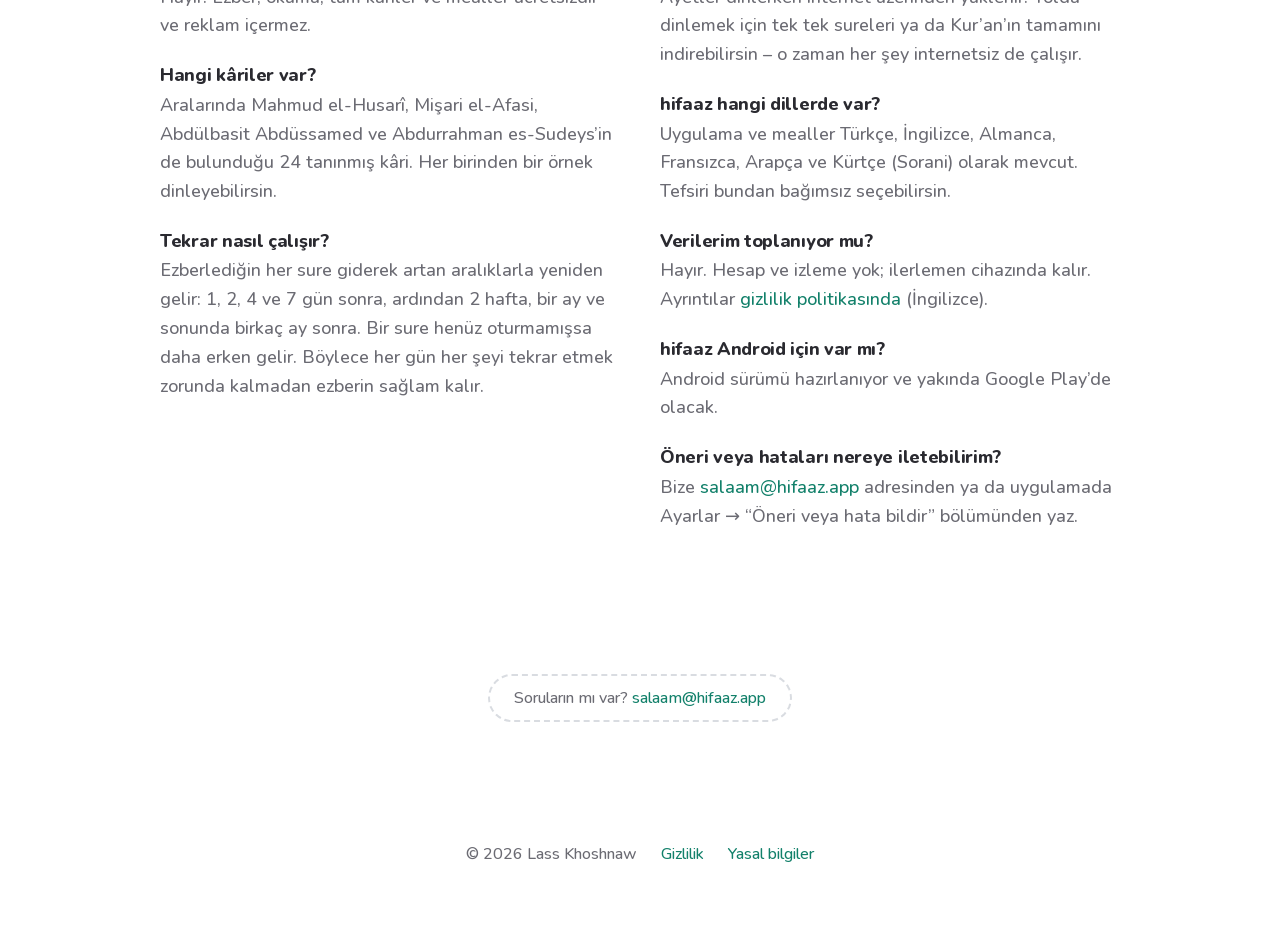
<file: tr/index.html>
<!doctype html>
<html lang="tr" dir="ltr">
<head>
  <meta charset="utf-8">
  <meta name="viewport" content="width=device-width, initial-scale=1">
  <title>hifaaz – Kur’an’ı ezberle</title>
  <meta name="description" content="hifaaz, Kur’an’ı ezberlerken sana eşlik eder – sakin, net ve dikkatini dağıtmadan. Ayet ayet; 24 kâri, testler ve tekrarlarla. Ücretsiz ve reklamsız.">
  <meta name="theme-color" content="#f4f5f7">
  <link rel="canonical" href="https://hifaaz.app/tr/">
  <link rel="alternate" hreflang="en" href="https://hifaaz.app/">
  <link rel="alternate" hreflang="de" href="https://hifaaz.app/de/">
  <link rel="alternate" hreflang="fr" href="https://hifaaz.app/fr/">
  <link rel="alternate" hreflang="ar" href="https://hifaaz.app/ar/">
  <link rel="alternate" hreflang="tr" href="https://hifaaz.app/tr/">
  <link rel="alternate" hreflang="ckb" href="https://hifaaz.app/ckb/">
  <link rel="alternate" hreflang="x-default" href="https://hifaaz.app/">
  <meta property="og:type" content="website">
  <meta property="og:url" content="https://hifaaz.app/tr/">
  <meta property="og:title" content="hifaaz – Kur’an’ı ezberle">
  <meta property="og:description" content="Ayet ayet – sakin, net ve dikkatini dağıtmadan. Ücretsiz ve reklamsız.">
  <meta property="og:image" content="https://hifaaz.app/assets/img/tr/og.jpg">
  <meta property="og:locale" content="tr">
  <meta name="twitter:card" content="summary_large_image">
  <link rel="icon" href="../assets/icons/favicon.svg" type="image/svg+xml">
  <link rel="apple-touch-icon" href="../assets/icons/apple-touch-icon.png">
  <link rel="stylesheet" href="../styles.css">
</head>
<body>
  <!-- Symbole: Lucide (lucide.dev, ISC-Lizenz) -->
  <nav class="nav">
    <div class="container container-large">
      <div class="nav-grid">
        <a class="logo" href="./" aria-label="hifaaz – ana sayfa">
          <svg viewBox="0 0 619 520" aria-hidden="true"><rect x="231" y="368" width="388" height="152" rx="76" fill="#C8C8CC"/><rect y="184" width="619" height="152" rx="76" fill="#C8C8CC"/><rect x="113" width="506" height="152" rx="76" fill="#141414"/><circle cx="126" cy="444" r="76" fill="#1A9E7A"/></svg>
          <span>hifaaz</span>
        </a>
        <div class="menu">
          <ul>
            <li class="menu-home"><a class="active" aria-current="page" href="./">Ana sayfa</a></li>
            <li><a href="#faq">Yardım</a></li>
          </ul>
        </div>
        <div class="nav-end">
          <div class="social">
            <ul>
              <li><a href="https://www.instagram.com/hifaaz.app" target="_blank" rel="noopener" aria-label="Instagram"><svg viewBox="0 0 24 24" fill="none" stroke="currentColor" stroke-width="2" stroke-linecap="round" stroke-linejoin="round" aria-hidden="true"><rect x="2" y="2" width="20" height="20" rx="5"/><path d="M16 11.37A4 4 0 1 1 12.63 8 4 4 0 0 1 16 11.37z"/><path d="M17.5 6.5h.01"/></svg></a></li>
              <li><a href="https://www.tiktok.com/@hifaaz.app" target="_blank" rel="noopener" aria-label="TikTok"><svg viewBox="0 0 24 24" fill="currentColor" aria-hidden="true"><path d="M12.53.02c1.31-.02 2.61-.01 3.91-.02.08 1.53.63 3.09 1.75 4.17 1.12 1.11 2.7 1.62 4.24 1.79v4.03c-1.44-.05-2.89-.35-4.2-.97-.57-.26-1.1-.59-1.62-.93-.01 2.92.01 5.84-.02 8.75-.08 1.4-.54 2.79-1.35 3.94-1.31 1.92-3.58 3.17-5.91 3.21-1.43.08-2.86-.31-4.08-1.03-2.02-1.19-3.44-3.37-3.65-5.71-.02-.5-.03-1-.01-1.49.18-1.9 1.12-3.72 2.58-4.96 1.66-1.44 3.98-2.13 6.15-1.72.02 1.48-.04 2.96-.04 4.44-.99-.32-2.15-.23-3.02.37-.63.41-1.11 1.04-1.36 1.75-.21.51-.15 1.07-.14 1.61.24 1.64 1.82 3.02 3.5 2.87 1.12-.01 2.19-.66 2.77-1.61.19-.33.4-.67.41-1.06.1-1.79.06-3.57.07-5.36.01-4.03-.01-8.05.02-12.07z"/></svg></a></li>
            </ul>
          </div>
          <details class="lang">
            <summary aria-label="Dil: Türkçe">
              <img class="flag" src="../assets/icons/flags/tr.svg" alt="" width="22" height="16">
              <span class="lang-code">TR</span>
              <svg class="chev" viewBox="0 0 24 24" aria-hidden="true"><path d="m6 9 6 6 6-6"/></svg>
            </summary>
            <ul class="lang-menu">
              <li><a href="../" hreflang="en">
                <img class="flag" src="../assets/icons/flags/en.svg" alt="" width="22" height="16">
                <span lang="en" dir="ltr">English</span>
              </a></li>
              <li><a href="../de/" hreflang="de">
                <img class="flag" src="../assets/icons/flags/de.svg" alt="" width="22" height="16">
                <span lang="de" dir="ltr">Deutsch</span>
              </a></li>
              <li><a href="../fr/" hreflang="fr">
                <img class="flag" src="../assets/icons/flags/fr.svg" alt="" width="22" height="16">
                <span lang="fr" dir="ltr">Français</span>
              </a></li>
              <li><a href="../ar/" hreflang="ar">
                <img class="flag" src="../assets/icons/flags/ar.svg" alt="" width="22" height="16">
                <span lang="ar" dir="rtl">العربية</span>
              </a></li>
              <li><a href="./" hreflang="tr" aria-current="true">
                <img class="flag" src="../assets/icons/flags/tr.svg" alt="" width="22" height="16">
                <span lang="tr" dir="ltr">Türkçe</span>
                <svg class="check" viewBox="0 0 24 24" aria-hidden="true"><path d="M20 6 9 17l-5-5"/></svg>
              </a></li>
              <li><a href="../ckb/" hreflang="ckb">
                <img class="flag" src="../assets/icons/flags/ckb.svg" alt="" width="22" height="16">
                <span lang="ckb" dir="rtl">کوردی (سۆرانی)</span>
              </a></li>
            </ul>
          </details>
        </div>
      </div>
    </div>
  </nav>

  <main>
    <header class="header">
      <div class="container">
        <div class="title">
          <h1>Kur’an’ı ezberle.</h1>
          <span class="post">Ayet ayet – sakin, net ve dikkatini dağıtmadan.</span>
        </div>

          <div class="stores">

            <div class="store store-soon">
              <div class="qr soon">
                <svg viewBox="0 0 24 24" aria-hidden="true"><circle cx="12" cy="12" r="10"/><path d="M12 6v6l4 2"/></svg>
                <span>Yakında</span>
              </div>
              <span class="badge soon" dir="ltr">App Store</span>
              <span class="requires">iPhone ve iPad</span>
            </div>

            <div class="store store-soon">
              <div class="qr soon">
                <svg viewBox="0 0 24 24" aria-hidden="true"><circle cx="12" cy="12" r="10"/><path d="M12 6v6l4 2"/></svg>
                <span>Yakında</span>
              </div>
              <span class="badge soon" dir="ltr">Google Play</span>
              <span class="requires">Android</span>
            </div>
          </div>
      </div>
    </header>

    <section class="preview-section">
      <div class="container preview">
        <img src="../assets/img/tr/hero.webp" alt="iPhone’da hifaaz: ezber ve okuma ekranı" width="1200" height="1400">
      </div>
    </section>

    <section class="note">
      <div class="container">
        <p>Kur’an’ı ezberlemek isteyen herkes için – ilk ayetten Kur’an’ın tamamına. Dinle, tekrarla, kendini test et, pekiştir: hepsi sakin bir yerde.</p>
      </div>
    </section>

    <section class="features">
      <div class="container container-large">
        <div class="feature-list">
          <div class="feature reverse">
            <figure class="image"><img src="../assets/img/tr/feature-1.webp" alt="Tekrar ve hız ayarlı ezber ekranı" width="920" height="920" loading="lazy"></figure>
            <div class="text">
              <h2>Dinle ve tekrarla.</h2>
              <p>24 tanınmış kâri. Hızı ve tekrar sayısını sen belirlersin.</p>
            </div>
          </div>
          <div class="feature">
            <figure class="image"><img src="../assets/img/tr/feature-2.webp" alt="Gizli ayet ve ses kaydıyla test" width="920" height="920" loading="lazy"></figure>
            <div class="text">
              <h2>Tahmin etme, test et.</h2>
              <p>Ayet gizlidir. Ezberden oku, sesini kaydet, ayeti aç ve kendini kâriyle karşılaştır.</p>
            </div>
          </div>
          <div class="feature reverse">
            <figure class="image"><img src="../assets/img/tr/feature-3.webp" alt="Günlük hedef ve bekleyen tekrarlarla ana sayfa" width="920" height="920" loading="lazy"></figure>
            <div class="text">
              <h2>Ezberle – ve unutma.</h2>
              <p>Ezberlediğin sureler giderek artan aralıklarla tekrar için karşına gelir, tam da unutmak üzereyken.</p>
            </div>
          </div>
          <div class="feature">
            <figure class="image"><img src="../assets/img/tr/feature-4.webp" alt="Mealli okuma ekranı" width="920" height="920" loading="lazy"></figure>
            <div class="text">
              <h2>Oku ve anla.</h2>
              <p>Altı dilde meal, her ayet için tefsir ve istersen Latin harfleriyle okunuş.</p>
            </div>
          </div>
        </div>
      </div>
    </section>

    <section class="values">
      <div class="container container-large">
        <div class="title title-large"><h2>Ve dahası</h2></div>
        <div class="value-list">
          <div class="value">
            <figure class="icon"><svg viewBox="0 0 24 24" aria-hidden="true"><path d="M10.73 5.08a10.74 10.74 0 0 1 11.2 6.57 1 1 0 0 1 0 .7 10.75 10.75 0 0 1-1.44 2.49"/><path d="M14.08 14.16a3 3 0 0 1-4.24-4.24"/><path d="M17.48 17.5a10.75 10.75 0 0 1-15.42-5.15 1 1 0 0 1 0-.7 10.75 10.75 0 0 1 4.45-5.14"/><path d="m2 2 20 20"/></svg></figure>
            <div class="text">
              <h3>Reklam yok</h3>
              <p>Hiçbir şey seni Kur’an’dan uzaklaştırmaz. Banner yok, açılır pencere yok.</p>
            </div>
          </div>
          <div class="value">
            <figure class="icon"><svg viewBox="0 0 24 24" aria-hidden="true"><path d="M20 13c0 5-3.5 7.5-7.66 8.95a1 1 0 0 1-.67-.01C7.5 20.5 4 18 4 13V6a1 1 0 0 1 1-1c2 0 4.5-1.2 6.24-2.72a1.17 1.17 0 0 1 1.52 0C14.51 3.81 17 5 19 5a1 1 0 0 1 1 1z"/><path d="m9 12 2 2 4-4"/></svg></figure>
            <div class="text">
              <h3>İzleme yok</h3>
              <p>Hesap yok, veri toplama yok. İlerlemen cihazında kalır.</p>
            </div>
          </div>
          <div class="value">
            <figure class="icon"><svg viewBox="0 0 24 24" aria-hidden="true"><rect x="3" y="8" width="18" height="4" rx="1"/><path d="M12 8v13"/><path d="M19 12v7a2 2 0 0 1-2 2H7a2 2 0 0 1-2-2v-7"/><path d="M7.5 8a2.5 2.5 0 0 1 0-5A4.8 8 0 0 1 12 8a4.8 8 0 0 1 4.5-5 2.5 2.5 0 0 1 0 5"/></svg></figure>
            <div class="text">
              <h3>Ücretsiz</h3>
              <p>Ezber, okuma, tüm kâriler ve mealler – hiçbir ücret ödemeden.</p>
            </div>
          </div>
        </div>
      </div>
    </section>

    <section class="download">
      <div class="container container-large">
        <div class="download-card">
          <div class="title">
            <h2>İlk ayetin seni bekliyor.</h2>
            <span class="post">Yakında ücretsiz – iPhone, iPad ve Android için.</span>
          </div>

          <div class="stores">

            <div class="store store-soon">
              <div class="qr soon">
                <svg viewBox="0 0 24 24" aria-hidden="true"><circle cx="12" cy="12" r="10"/><path d="M12 6v6l4 2"/></svg>
                <span>Yakında</span>
              </div>
              <span class="badge soon" dir="ltr">App Store</span>
              <span class="requires">iPhone ve iPad</span>
            </div>

            <div class="store store-soon">
              <div class="qr soon">
                <svg viewBox="0 0 24 24" aria-hidden="true"><circle cx="12" cy="12" r="10"/><path d="M12 6v6l4 2"/></svg>
                <span>Yakında</span>
              </div>
              <span class="badge soon" dir="ltr">Google Play</span>
              <span class="requires">Android</span>
            </div>
          </div>
        </div>
      </div>
    </section>

    <section class="faq" id="faq">
      <div class="container container-large">
        <div class="title title-large"><h2>Sık sorulan sorular</h2></div>
        <ul class="faq-list">
          <li>
            <h3>hifaaz ücretli mi?</h3>
            <p>Hayır. Ezber, okuma, tüm kâriler ve mealler ücretsizdir ve reklam içermez.</p>
          </li>
          <li>
            <h3>Hangi kâriler var?</h3>
            <p>Aralarında Mahmud el-Husarî, Mişari el-Afasi, Abdülbasit Abdüssamed ve Abdurrahman es-Sudeys’in de bulunduğu 24 tanınmış kâri. Her birinden bir örnek dinleyebilirsin.</p>
          </li>
          <li>
            <h3>Tekrar nasıl çalışır?</h3>
            <p>Ezberlediğin her sure giderek artan aralıklarla yeniden gelir: 1, 2, 4 ve 7 gün sonra, ardından 2 hafta, bir ay ve sonunda birkaç ay sonra. Bir sure henüz oturmamışsa daha erken gelir. Böylece her gün her şeyi tekrar etmek zorunda kalmadan ezberin sağlam kalır.</p>
          </li>
          <li>
            <h3>İnternet gerekli mi?</h3>
            <p>Ayetler dinlerken internet üzerinden yüklenir. Yolda dinlemek için tek tek sureleri ya da Kur’an’ın tamamını indirebilirsin – o zaman her şey internetsiz de çalışır.</p>
          </li>
          <li>
            <h3>hifaaz hangi dillerde var?</h3>
            <p>Uygulama ve mealler Türkçe, İngilizce, Almanca, Fransızca, Arapça ve Kürtçe (Sorani) olarak mevcut. Tefsiri bundan bağımsız seçebilirsin.</p>
          </li>
          <li>
            <h3>Verilerim toplanıyor mu?</h3>
            <p>Hayır. Hesap ve izleme yok; ilerlemen cihazında kalır. Ayrıntılar <a href="../privacy/" hreflang="en">gizlilik politikasında</a> (İngilizce).</p>
          </li>
          <li>
            <h3>hifaaz Android için var mı?</h3>
            <p>Android sürümü hazırlanıyor ve yakında Google Play’de olacak.</p>
          </li>
          <li>
            <h3>Öneri veya hataları nereye iletebilirim?</h3>
            <p>Bize <a href="mailto:salaam@hifaaz.app">salaam@hifaaz.app</a> adresinden ya da uygulamada Ayarlar → “Öneri veya hata bildir” bölümünden yaz.</p>
          </li>
        </ul>
      </div>
    </section>

    <section class="contact">
      <div class="container">
        <span class="contact-button">Soruların mı var? <a href="mailto:salaam@hifaaz.app">salaam@hifaaz.app</a></span>
      </div>
    </section>
  </main>

  <footer class="footer">
    <div class="container">
      <p><span dir="ltr">© 2026 Lass Khoshnaw</span></p>
      <p><a href="../privacy/" hreflang="en">Gizlilik</a></p>
      <p><a href="../imprint/" hreflang="en">Yasal bilgiler</a></p>
    </div>
  </footer>
  <script>
    // Sprachauswahl schließen: Klick daneben oder Escape.
    document.addEventListener('click', e => {
      document.querySelectorAll('details.lang[open]').forEach(d => { if (!d.contains(e.target)) d.open = false })
    })
    document.addEventListener('keydown', e => {
      if (e.key !== 'Escape') return
      document.querySelectorAll('details.lang[open]').forEach(d => { d.open = false; d.querySelector('summary').focus() })
    })
  </script>
</body>
</html>
</file>
<file: styles.css>
/* hifaaz – Website. Aufbau nach der Vorlage boringdice.app, Farben und
   Schrift wie in der App. Breakpoints: 521 px, 691 px, 1080 px.
   Arabisch und Kurdisch (dir="rtl") nutzen logische Eigenschaften
   (inline-start/-end), damit sich alles von selbst spiegelt. */

@import url('fonts/fonts.css');

:root {
  /* Auf iPhone, iPad und Mac: SF Pro Rounded (Systemschrift wie in der App),
     sonst Nunito (selbst gehostet). */
  --primary-font: ui-rounded, 'SF Pro Rounded', 'Nunito', system-ui, -apple-system, sans-serif;
  --secondary-font: var(--primary-font);
  --bg: #ffffff;
  --bg-top: #f4f5f7;
  --text: #6b6b73;
  --heading: #141414;
  --accent: #12806a;
  --accent-dot: #1a9e7a;
  --muted: #6b6b73;
  --faq-question: #2a2a30;
  --card: #f4f5f7;
  --dashed: #d9dce1;
  --hover: #e9ebef;
  --menu: #ffffff;
  --icon-bg: #ddf0e9;
}

*, *::before, *::after { box-sizing: border-box; }

html, body { margin: 0; padding: 0; }

body {
  font-family: var(--primary-font);
  font-size: 16px;
  font-weight: 500;
  line-height: 1.6;
  color: var(--text);
  background: var(--bg) linear-gradient(var(--bg-top) 0%, var(--bg) 100vh) no-repeat;
  font-kerning: normal;
  -webkit-font-smoothing: antialiased;
  -moz-osx-font-smoothing: grayscale;
  text-size-adjust: 100%;
}

h1, h2, h3, p, ul, li, figure { margin: 0; padding: 0; }
ul { list-style: none; }
img { max-width: 100%; }
a { color: var(--accent); text-decoration: none; }

h1, h2, h3 {
  font-family: var(--secondary-font);
  text-wrap: balance;
  font-weight: 800;
  line-height: 1.2;
  letter-spacing: -.3px;
  color: var(--heading);
}
h1 { font-size: 40px; }
h2 { font-size: 32px; }
h3 { font-size: 18px; }

.container { width: 100%; margin: 0 auto; padding: 0 20px; }
.container-small { max-width: 560px; }
.container-medium { max-width: 760px; }
.container-large { max-width: 1080px; }

/* Überschrift mit Unterzeile */
.title { display: flex; flex-direction: column; align-items: center; justify-content: center; width: 100%; text-align: center; font-size: 18px; }
.title-large { margin-bottom: 40px; }
.title .post { max-width: 280px; margin-top: 8px; font-size: 18px; font-weight: 600; line-height: 1.4; color: var(--text); }

/* ---------- Navigation ---------- */
.nav { width: 100%; }
.nav-grid {
  display: grid;
  grid-template-columns: auto 1fr auto;
  gap: 8px;
  grid-template-rows: 64px;
  align-items: center;
  width: 100%;
}
.logo { display: inline-flex; align-items: center; gap: 10px; font-family: var(--secondary-font); font-size: 20px; font-weight: 800; letter-spacing: -.4px; color: var(--heading); transition: opacity .2s ease-out; }
.logo svg { display: block; width: auto; height: 24px; }
.logo:hover { opacity: .7; }
.menu { display: flex; justify-content: flex-end; }
.menu-home { display: none; }
.menu ul { display: flex; flex-direction: row; }
.menu li { margin: 0 12px; }
.menu a { font-family: var(--secondary-font); color: var(--text); }
.menu a.active, .menu a:hover { color: var(--accent); }
.nav-end { display: flex; justify-content: flex-end; align-items: center; gap: 4px; }
.social { display: none; }
.social ul { display: flex; flex-direction: row; justify-content: center; align-items: center; }
.social li { padding: 4px; }
.social a { display: block; width: 40px; height: 40px; padding: 4px; }
.social svg { display: block; width: 32px; height: 32px; padding: 4px; color: var(--heading); transition: color .2s; }
.social a:hover svg { color: var(--accent); }

/* Sprachauswahl (details/summary – funktioniert auch ohne JavaScript) */
.lang { position: relative; }
.lang summary { display: flex; align-items: center; gap: 6px; height: 40px; padding: 0 10px; list-style: none; font-size: 15px; font-weight: 700; color: var(--heading); border-radius: 20px; cursor: pointer; user-select: none; transition: background .2s; }
.lang summary::-webkit-details-marker { display: none; }
.lang summary:hover, .lang[open] summary { background: var(--hover); }
.lang summary:focus-visible { outline: 2px solid var(--accent); outline-offset: 2px; }
.lang .flag { display: block; flex: none; width: 22px; height: 16px; object-fit: cover; border-radius: 4px; box-shadow: 0 0 0 1px rgba(20, 20, 30, .08); }
.lang .chev { width: 14px; height: 14px; fill: none; stroke: currentColor; stroke-width: 2.5; stroke-linecap: round; stroke-linejoin: round; transition: transform .2s; }
.lang[open] .chev { transform: rotate(180deg); }
.lang-menu { position: absolute; top: calc(100% + 6px); inset-inline-end: 0; z-index: 10; min-width: 210px; padding: 6px; background: var(--menu); border-radius: 18px; box-shadow: 0 12px 32px rgba(20, 20, 30, .12), 0 0 0 1px rgba(20, 20, 30, .06); }
.lang-menu a { display: flex; align-items: center; gap: 12px; padding: 9px 12px; font-weight: 600; color: var(--heading); border-radius: 12px; }
.lang-menu a:hover { background: var(--card); }
.lang-menu a[aria-current] { color: var(--accent); }
.lang-menu .check { width: 16px; height: 16px; margin-inline-start: auto; fill: none; stroke: currentColor; stroke-width: 2.5; stroke-linecap: round; stroke-linejoin: round; }

/* ---------- Kopfbereich ---------- */
.header { display: flex; padding: 80px 0; }
.header .container { display: flex; flex-direction: column; align-items: center; justify-content: center; }
.header .title { max-width: 480px; margin-bottom: 40px; padding: 0 20px; }
.header h1 { font-size: 28px; line-height: 1.2; color: var(--accent); }
.header .post { max-width: 440px; text-wrap: balance; font-size: 20px; font-weight: 600; line-height: 1.4; letter-spacing: -.2px; }

/* App Store (QR-Code + Abzeichen) und Google Play (bald) nebeneinander */
.stores { display: flex; justify-content: center; align-items: flex-start; gap: 20px; }
.store { display: flex; flex-direction: column; align-items: center; min-width: 160px; }
.store .qr { display: block; width: 144px; max-width: 100%; aspect-ratio: 1; margin-bottom: 6px; padding: 6px; background: #000; border-radius: 16px; }
.store .qr img { display: block; width: 100%; height: 100%; }
.store .badge { margin-bottom: 6px; }
.store .badge img { display: block; width: auto; height: 48px; }
.store .requires { font-size: 14px; line-height: 1.4; text-align: center; }
.store .qr.soon { display: flex; flex-direction: column; justify-content: center; align-items: center; gap: 8px; padding: 12px; font-size: 14px; font-weight: 700; line-height: 1.3; text-align: center; color: var(--muted); background: transparent; border: 2px dashed var(--dashed); }
.store .qr.soon svg { width: 28px; height: 28px; fill: none; stroke: currentColor; stroke-width: 2; stroke-linecap: round; stroke-linejoin: round; }
.store .badge.soon { display: flex; justify-content: center; align-items: center; height: 48px; padding: 0 22px; font-size: 18px; font-weight: 700; letter-spacing: -.2px; color: var(--muted); border: 2px dashed var(--dashed); border-radius: 10px; }

/* App-Vorschau */
.preview { display: flex; flex-direction: column; align-items: center; justify-content: center; }
.preview img { display: block; width: 100%; max-width: 600px; height: auto; }

/* ---------- Einleitung ---------- */
.note { padding: 64px 0; }
.note .container { display: flex; justify-content: center; }
.note p { max-width: 480px; text-wrap: pretty; font-size: 18px; text-align: center; color: var(--muted); }

/* ---------- Funktionen ---------- */
.features { display: flex; width: 100%; padding: 40px 0; }
.feature-list { display: flex; flex-direction: column; }
.feature-list > * { margin-bottom: 40px; }
.feature { display: flex; flex-direction: column; justify-content: center; align-items: center; gap: 24px; width: 100%; }
.feature > * { flex: 1; }
.feature .image { width: 100%; max-width: 320px; aspect-ratio: 1; margin: 0; overflow: hidden; background: var(--card); border-radius: 60px; }
.feature .image img { display: block; width: 100%; height: auto; }
.feature .text { display: flex; flex-direction: column; justify-content: center; align-items: center; }
.feature .text h2 { max-width: 300px; margin: 0 0 8px; font-size: 24px; text-align: center; }
.feature .text p { max-width: 300px; font-size: 20px; text-align: center; }

/* ---------- Werte ---------- */
.values { display: flex; width: 100%; padding: 40px 0; }
.value-list { display: flex; flex-direction: column; justify-content: center; align-items: center; gap: 40px; }
.value { display: flex; flex-direction: column; justify-content: center; align-items: center; gap: 24px; width: 100%; max-width: 360px; }
.value .icon { display: flex; justify-content: center; align-items: center; width: 64px; height: 64px; aspect-ratio: 1; margin: 0; overflow: hidden; color: var(--accent); background: var(--icon-bg); border-radius: 24px; }
.value .icon svg { display: block; width: 32px; height: 32px; fill: none; stroke: currentColor; stroke-width: 2; stroke-linecap: round; stroke-linejoin: round; }
.value .text { display: flex; flex-direction: column; justify-content: center; align-items: center; text-align: center; }
.value .text h3 { max-width: 300px; margin: 0 0 8px; font-size: 24px; }
.value .text p { font-size: 18px; }

/* ---------- Download ---------- */
.download { display: flex; width: 100%; padding: 40px 0; }
.download-card { display: flex; flex-direction: column; justify-content: center; align-items: center; width: 100%; padding: 80px 0; background: var(--accent); border-radius: 60px; }
.download-card h2 { font-size: 32px; color: #fff; }
.download-card .title { margin-bottom: 24px; padding: 0 20px; }
.download-card .post { color: #ffffffcc; max-width: 340px; text-wrap: balance; }
.download-card .requires { color: #fff; }
.download-card .qr.soon, .download-card .badge.soon { color: #fff; border-color: #ffffff80; }

/* ---------- FAQ ---------- */
.faq { display: flex; width: 100%; padding: 40px 0; }
.faq-list { column-count: 1; }
.faq-list li { display: inline-flex; flex-direction: column; margin-bottom: 24px; }
.faq-list h3 { margin: 0 0 4px; font-size: 18px; color: var(--faq-question); }
.faq-list p { font-size: 18px; }

/* ---------- Kontakt ---------- */
.contact { display: flex; width: 100%; padding: 40px 0; }
.contact .container { display: flex; justify-content: center; align-items: center; }
.contact-button { display: inline-flex; justify-content: center; align-items: center; height: 48px; padding: 0 24px; font-size: 16px; border: 2px dashed var(--dashed); border-radius: 24px; }
.contact-button > * { margin-inline-start: 4px; }

/* ---------- Fußzeile ---------- */
.footer { display: flex; width: 100%; margin-top: 40px; padding: 40px 0 80px; }
.footer .container { display: flex; flex-direction: column; justify-content: center; gap: 8px; }
.footer p { font-size: 16px; }

/* ---------- Breakpoints ---------- */
@media (min-width: 521px) {
  .footer .container { flex-direction: row; gap: 24px; }
}

@media (min-width: 691px) {
  .nav-grid { grid-template-columns: 1fr auto 1fr; grid-template-rows: 80px; }
  .menu { justify-content: center; }
  .menu-home { display: list-item; }
  .social { display: flex; justify-content: flex-end; }
  .stores { gap: 32px; }
  .logo { font-size: 20px; }
  .header h1 { font-size: 32px; }
  .feature { flex-direction: row; gap: 40px; }
  .feature.reverse { flex-direction: row-reverse; }
  .feature .image { max-width: 100%; }
  .feature .text h2 { font-size: 32px; }
  .value-list { flex-direction: row; justify-content: flex-start; align-items: flex-start; }
  .value { justify-content: flex-start; align-items: flex-start; max-width: 100%; }
  .value .text { text-align: start; justify-content: flex-start; align-items: flex-start; }
  .download-card h2 { font-size: 40px; }
  .faq { padding: 80px 0; }
  .faq-list { column-count: 2; column-gap: 40px; padding: 0 40px; }
}

@media (min-width: 1080px) {
  .nav-grid { grid-template-rows: 100px; }
  .header h1 { font-size: 40px; }
  .note { padding: 80px 0; }
  .feature-list { padding: 0 40px; }
  .value-list { padding: 0 40px; }
}

/* ---------- Rechtliche Seiten (Datenschutz, Impressum) ---------- */
.legal { padding: 40px 0 0; }
.legal h1 { margin-bottom: 8px; font-size: 32px; }
.legal h2 { margin: 40px 0 12px; font-size: 22px; }
.legal h3 { margin: 28px 0 8px; font-size: 18px; }
.legal p, .legal li { font-size: 17px; line-height: 1.65; }
.legal p { margin: 0 0 14px; }
.legal ul, .legal ol { margin: 0 0 14px; padding-inline-start: 22px; list-style: disc; }
.legal ol { list-style: decimal; }
.legal li { margin: 4px 0; }
.legal strong { color: var(--heading); font-weight: 700; }
.legal hr { border: 0; border-top: 1px solid var(--dashed); margin: 32px 0; }
.legal .stand { color: var(--muted); font-size: 15px; }
.legal table { width: 100%; margin: 0 0 18px; border-collapse: collapse; font-size: 15px; }
.legal th, .legal td { padding: 10px 12px; text-align: start; vertical-align: top; border-bottom: 1px solid var(--dashed); }
.legal th { color: var(--heading); font-weight: 700; background: var(--card); }
.legal .table-wrap { overflow-x: auto; }

/* ---------- Rechts nach links (Arabisch, Kurdisch) ---------- */
/* Arabische Schrift verträgt keine engere Laufweite (Buchstaben reißen ab)
   und braucht mehr Zeilenhöhe für die Vokalzeichen. */
[dir="rtl"] h1, [dir="rtl"] h2, [dir="rtl"] h3, [dir="rtl"] .title .post { letter-spacing: 0; line-height: 1.45; }
[dir="rtl"] body { line-height: 1.75; }
[dir="rtl"] .logo span, [dir="rtl"] .badge.soon { direction: ltr; }
</file>
